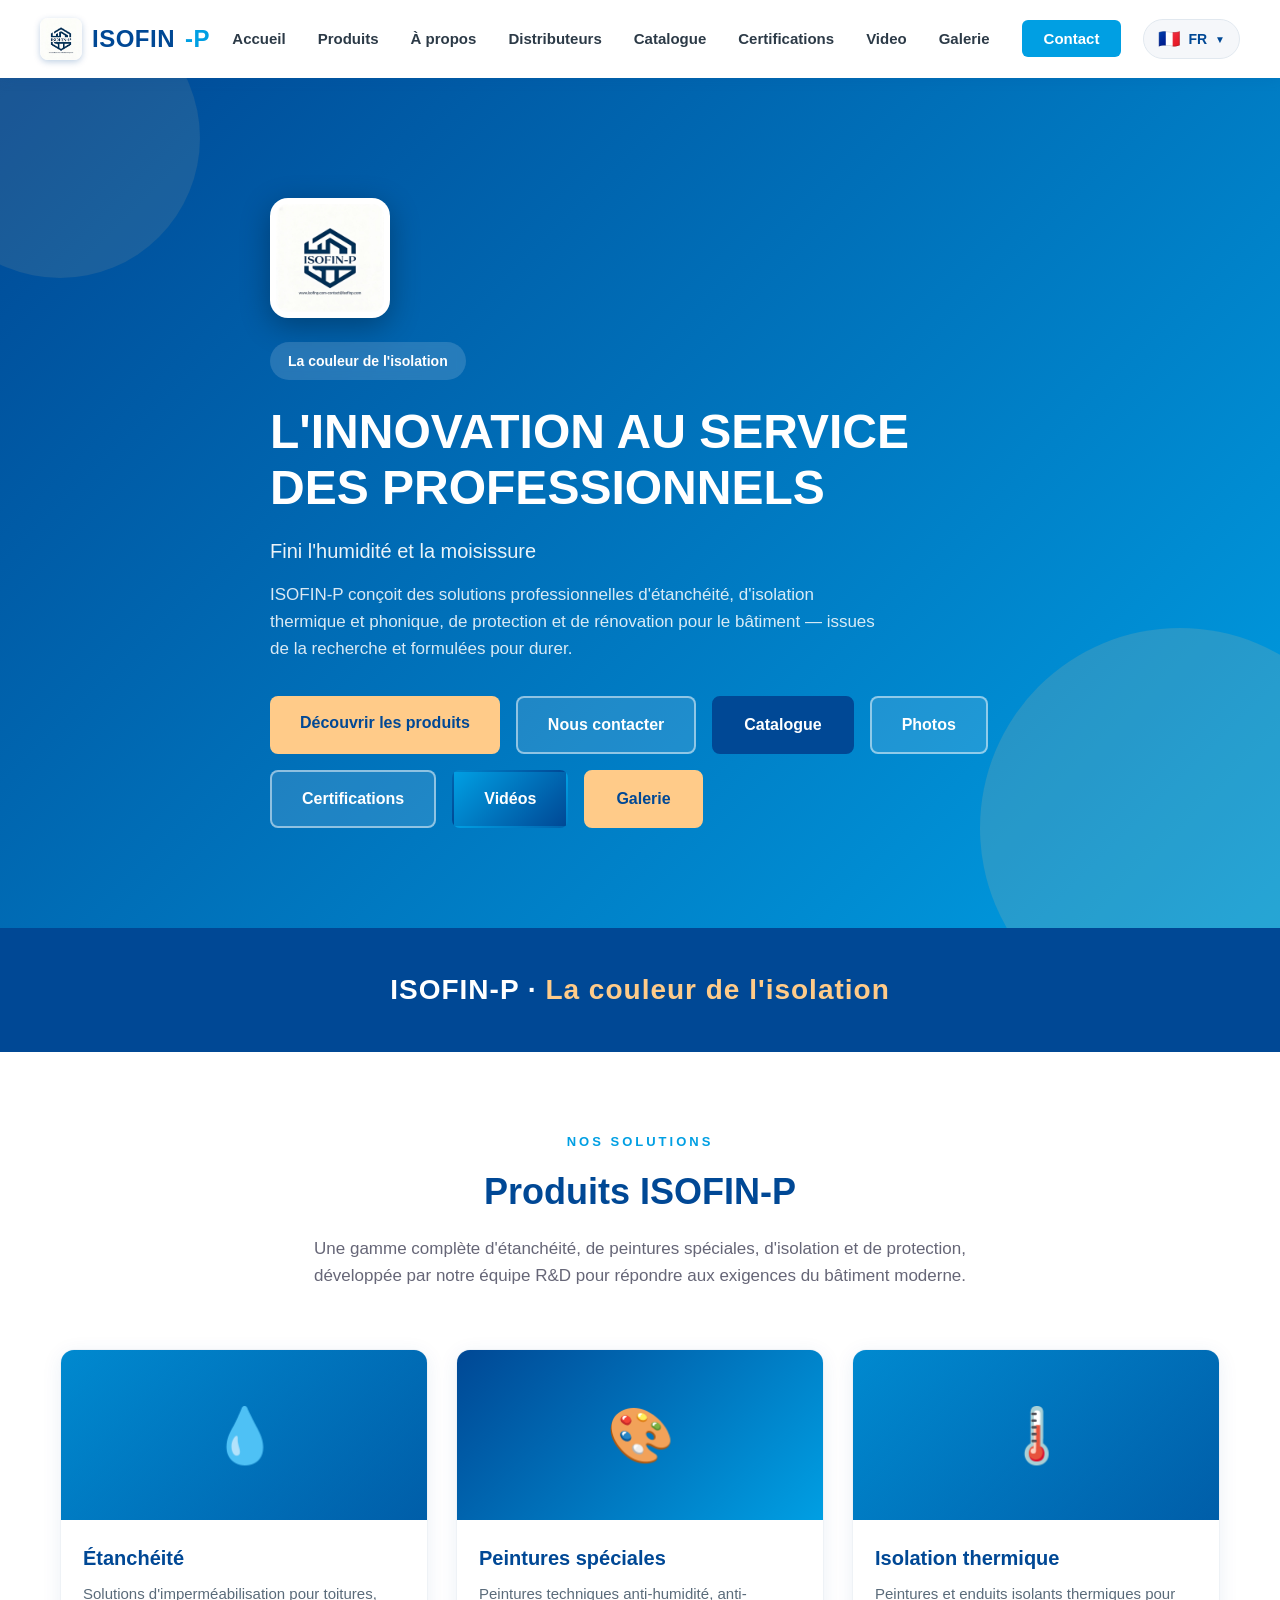
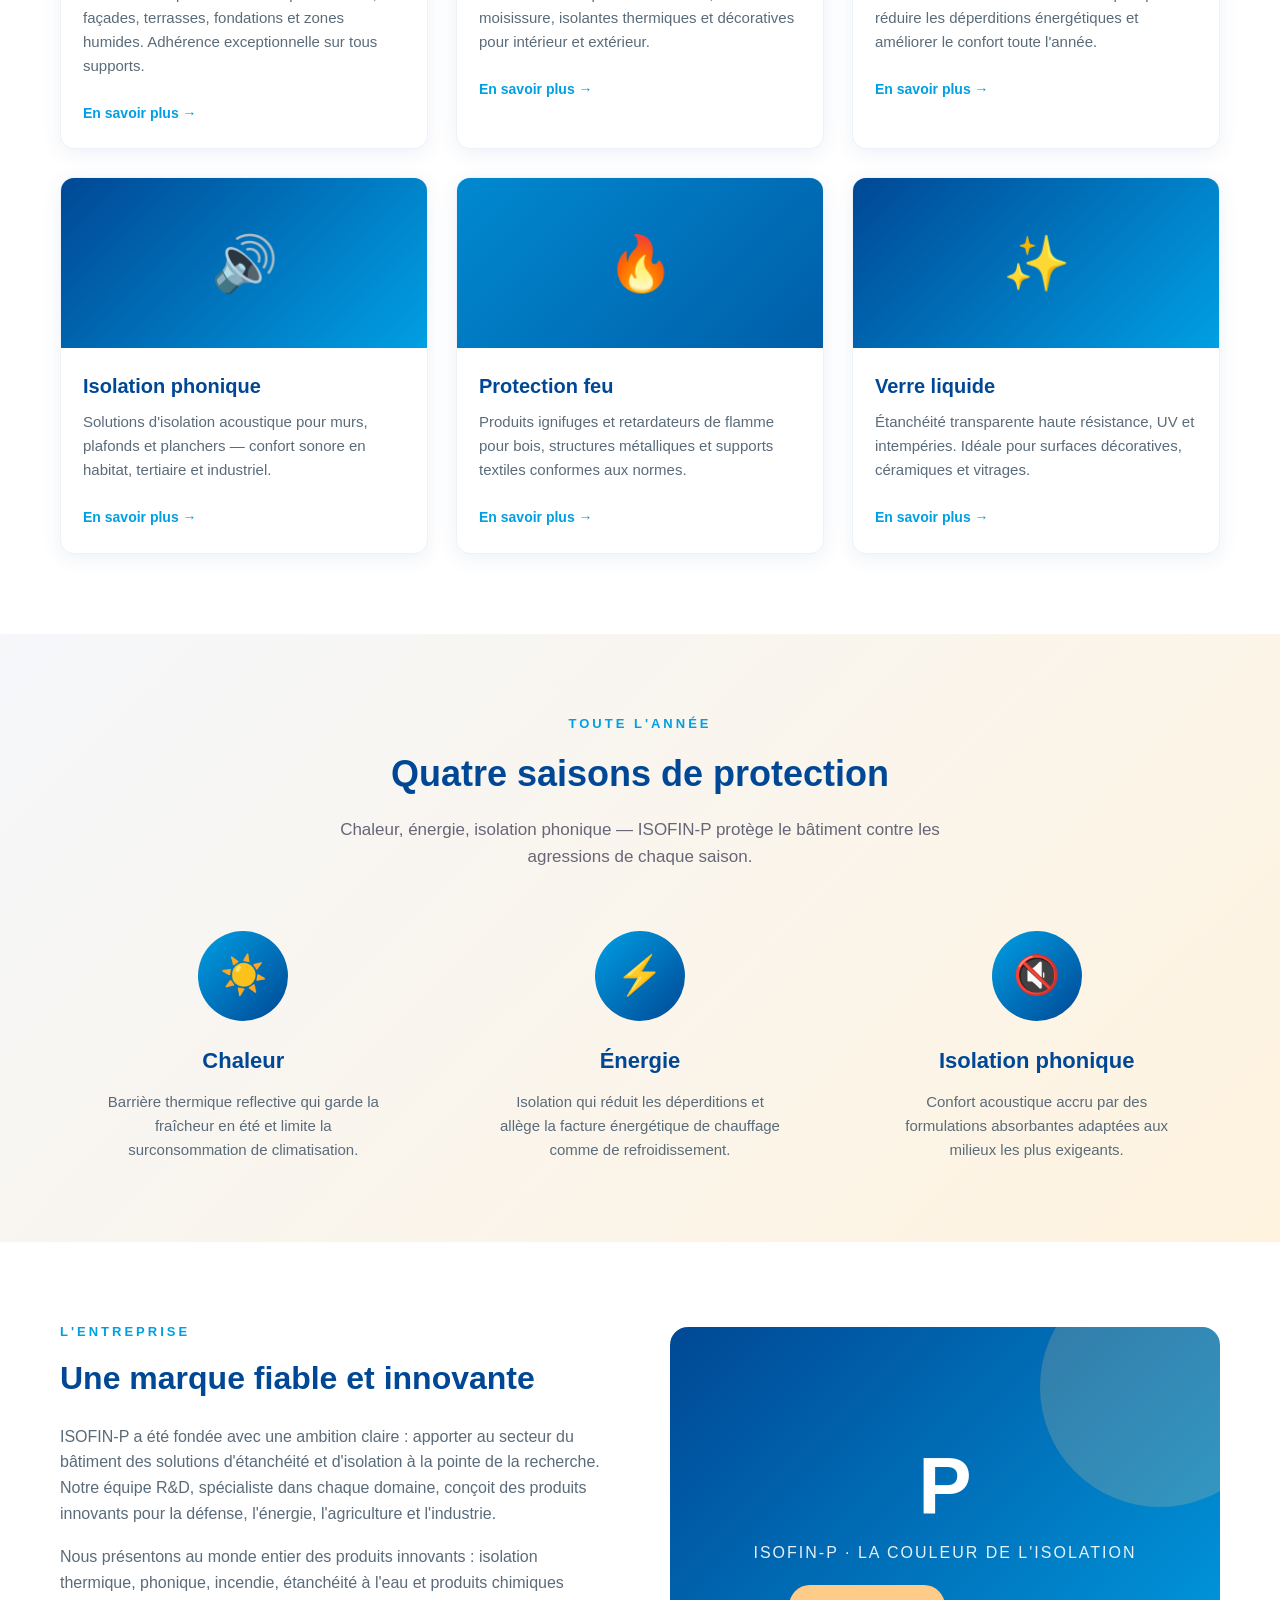
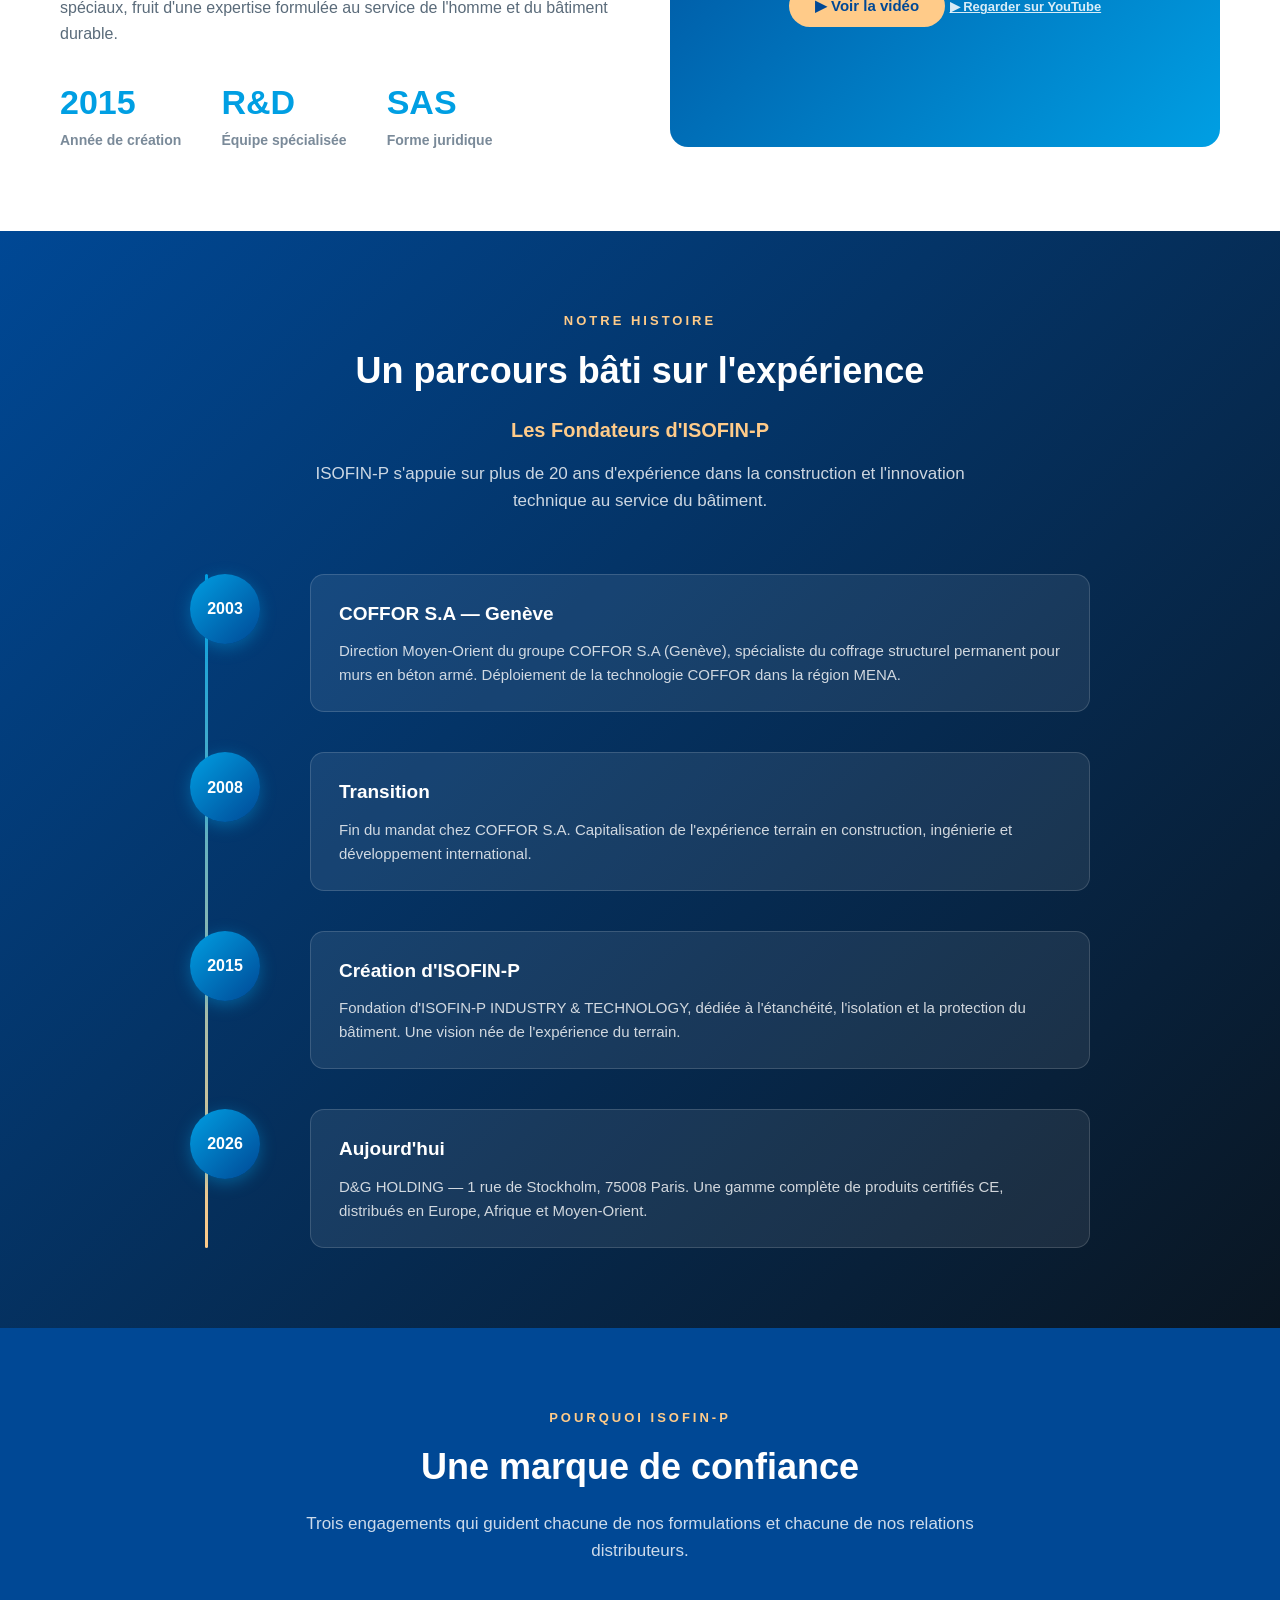
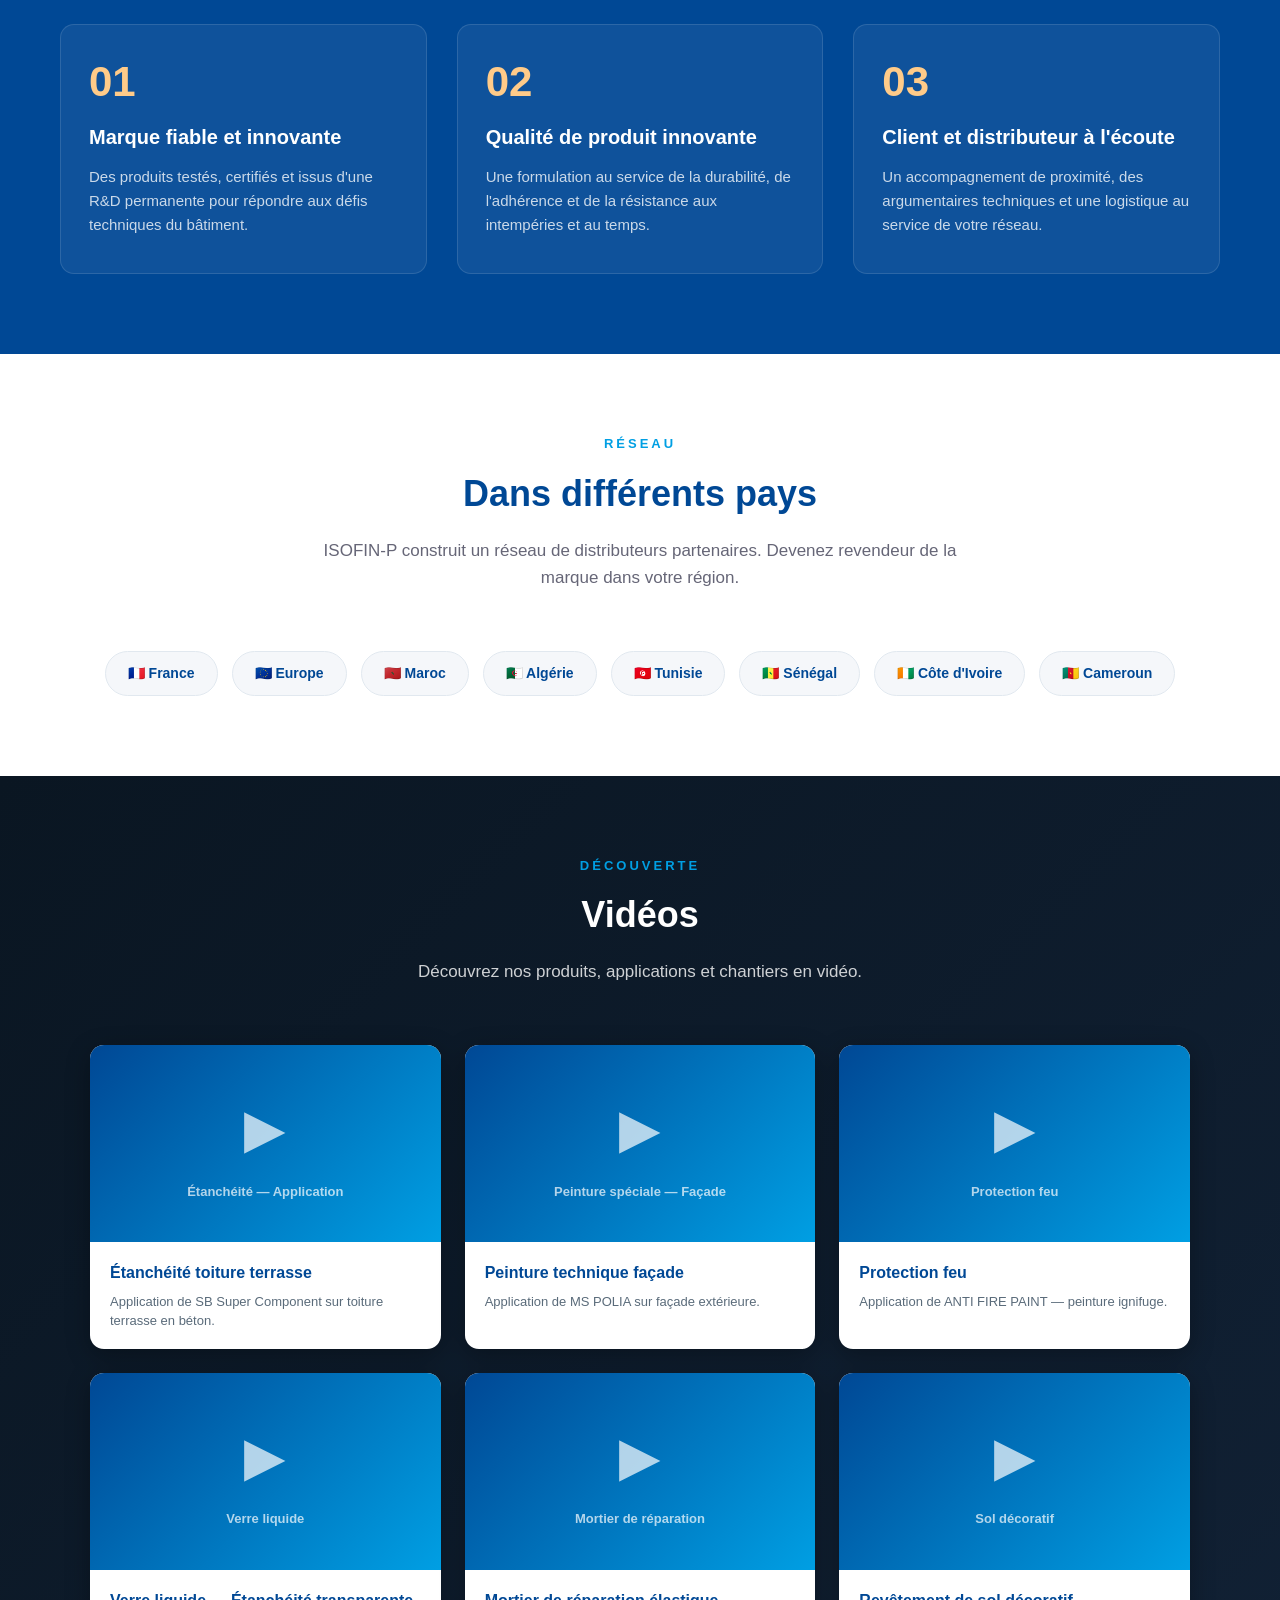
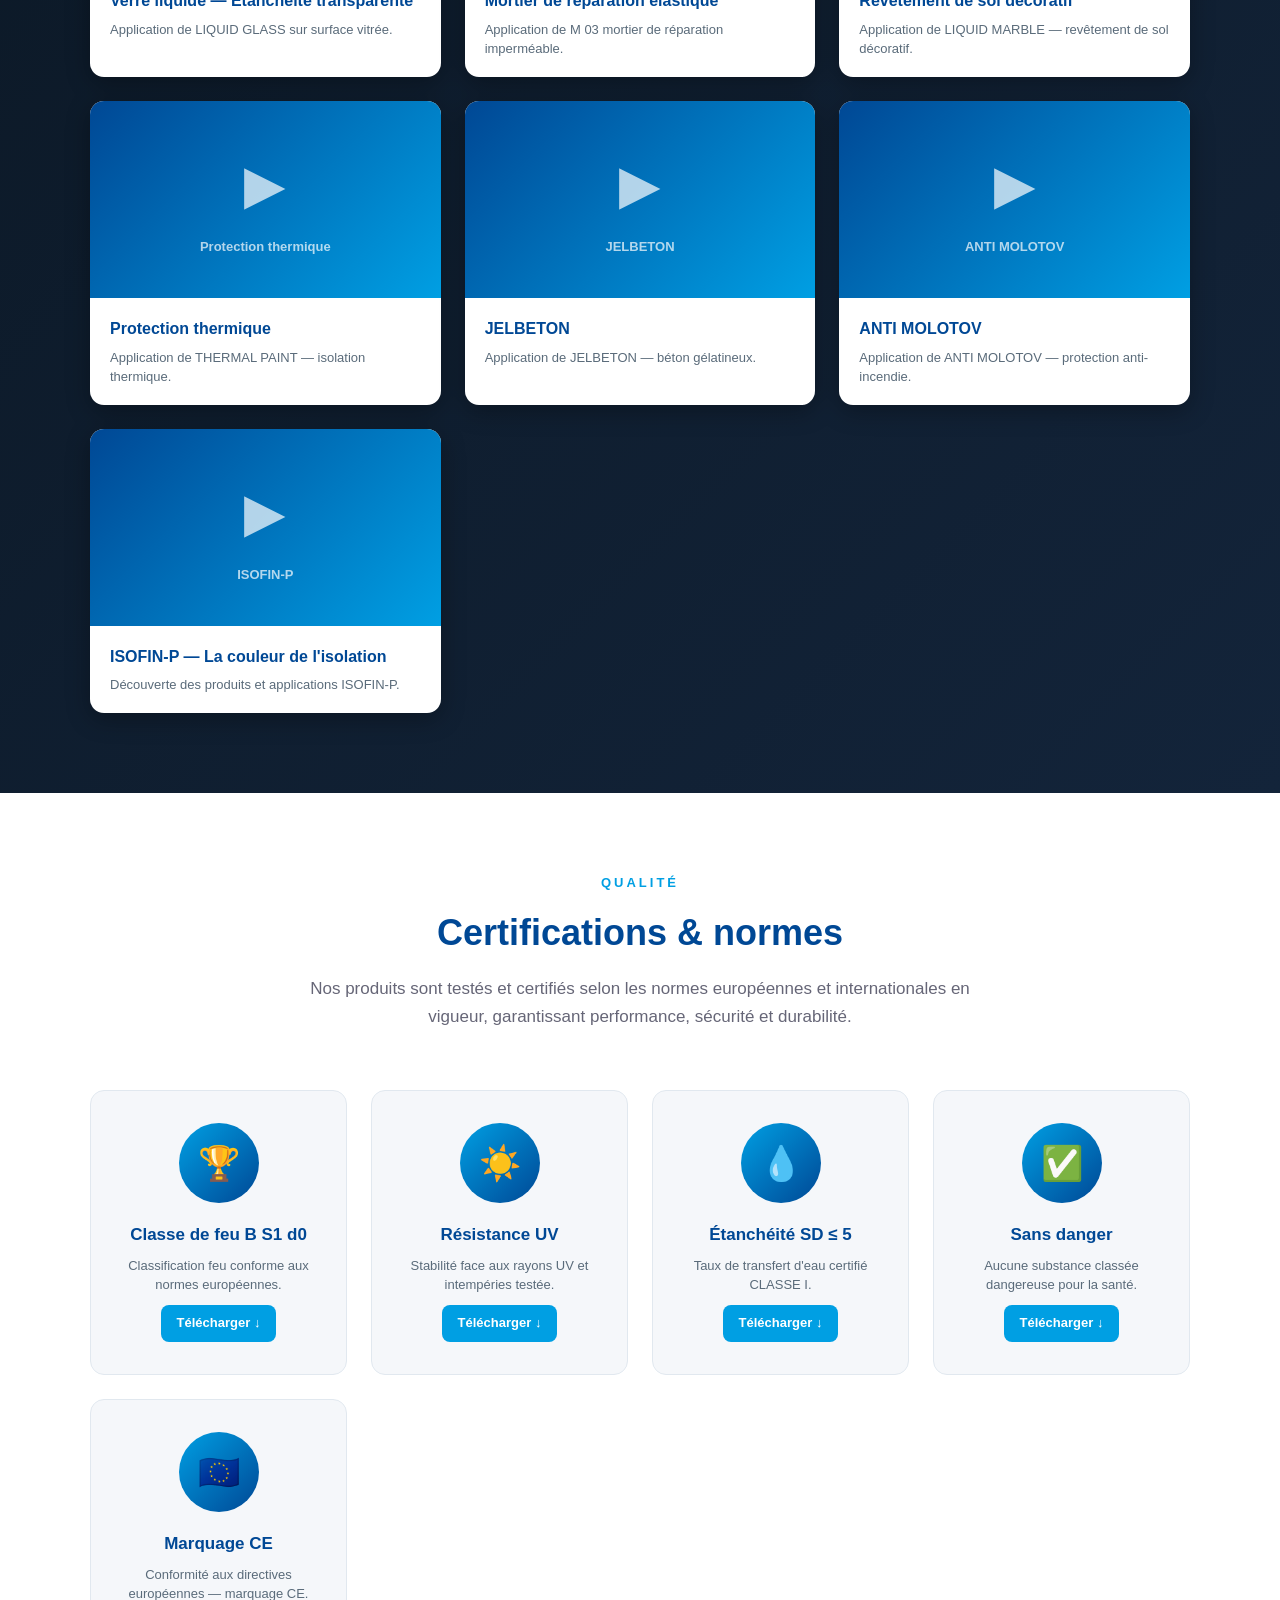
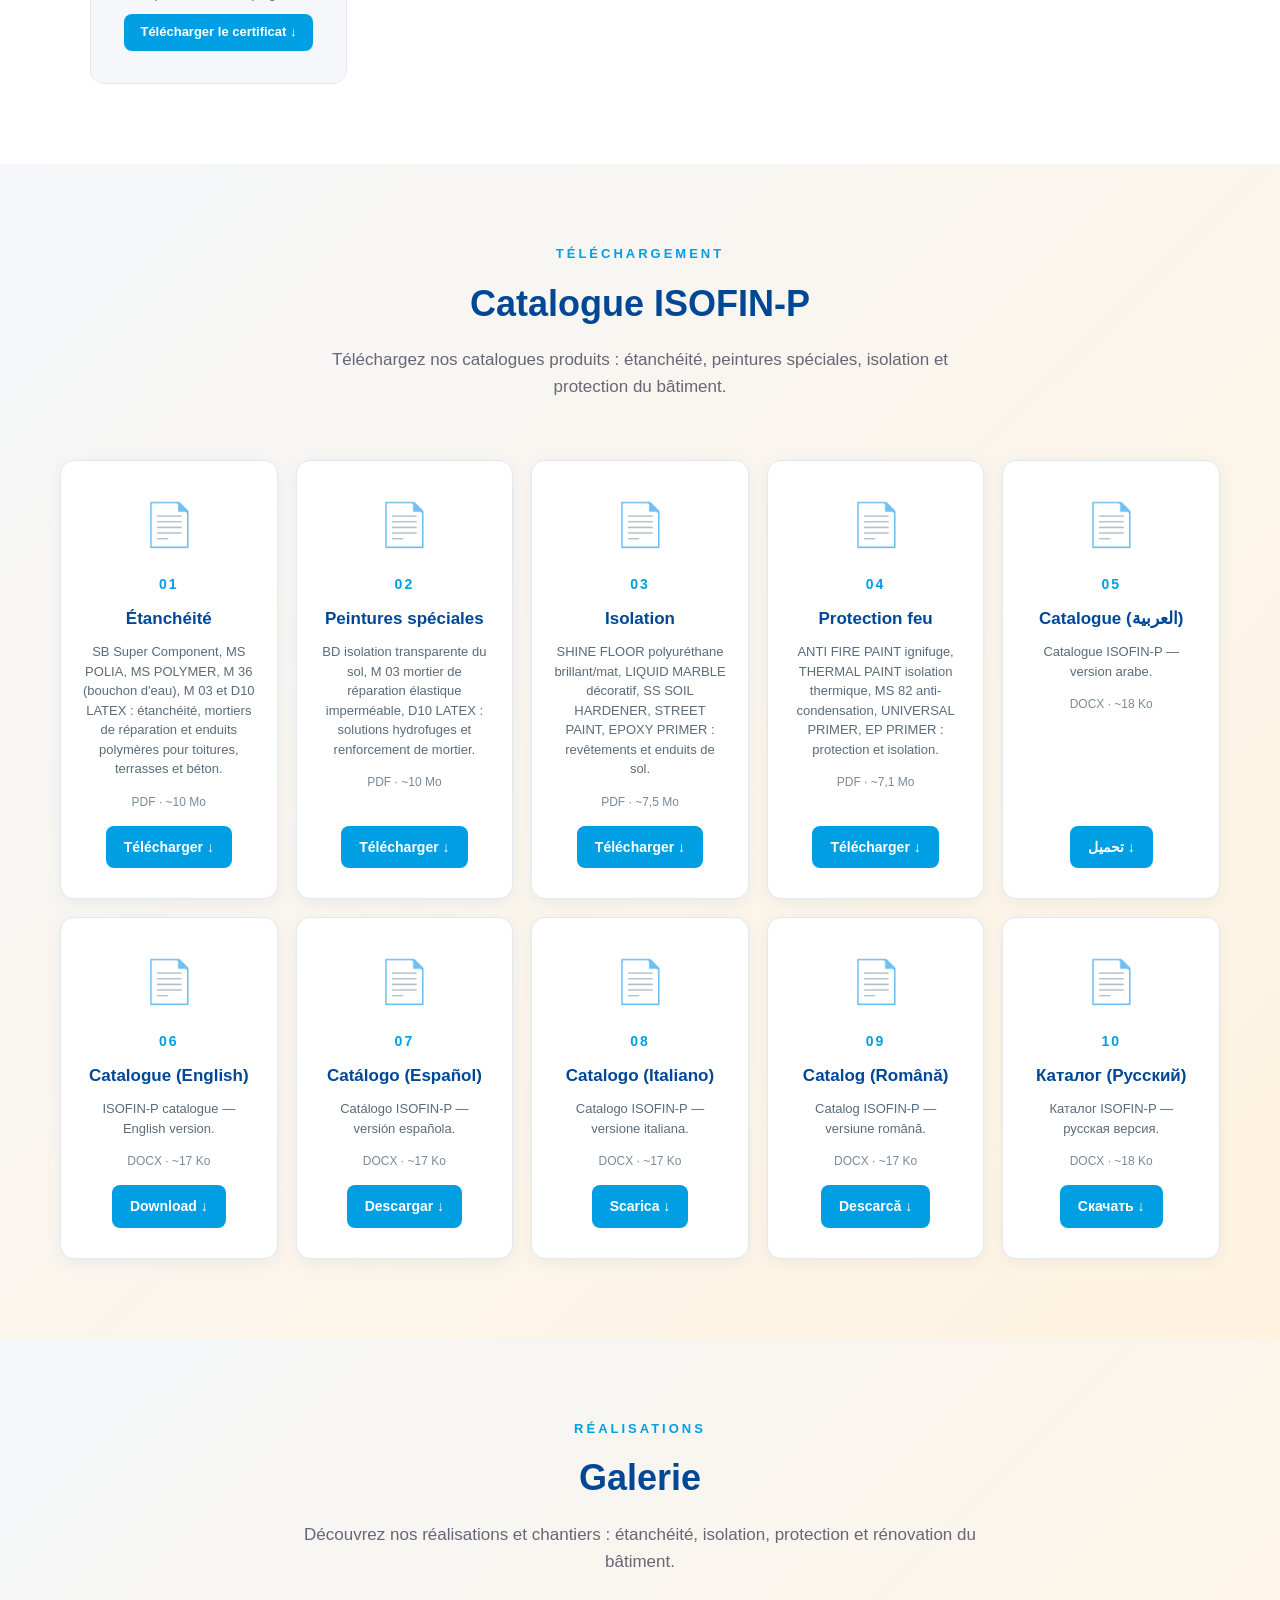
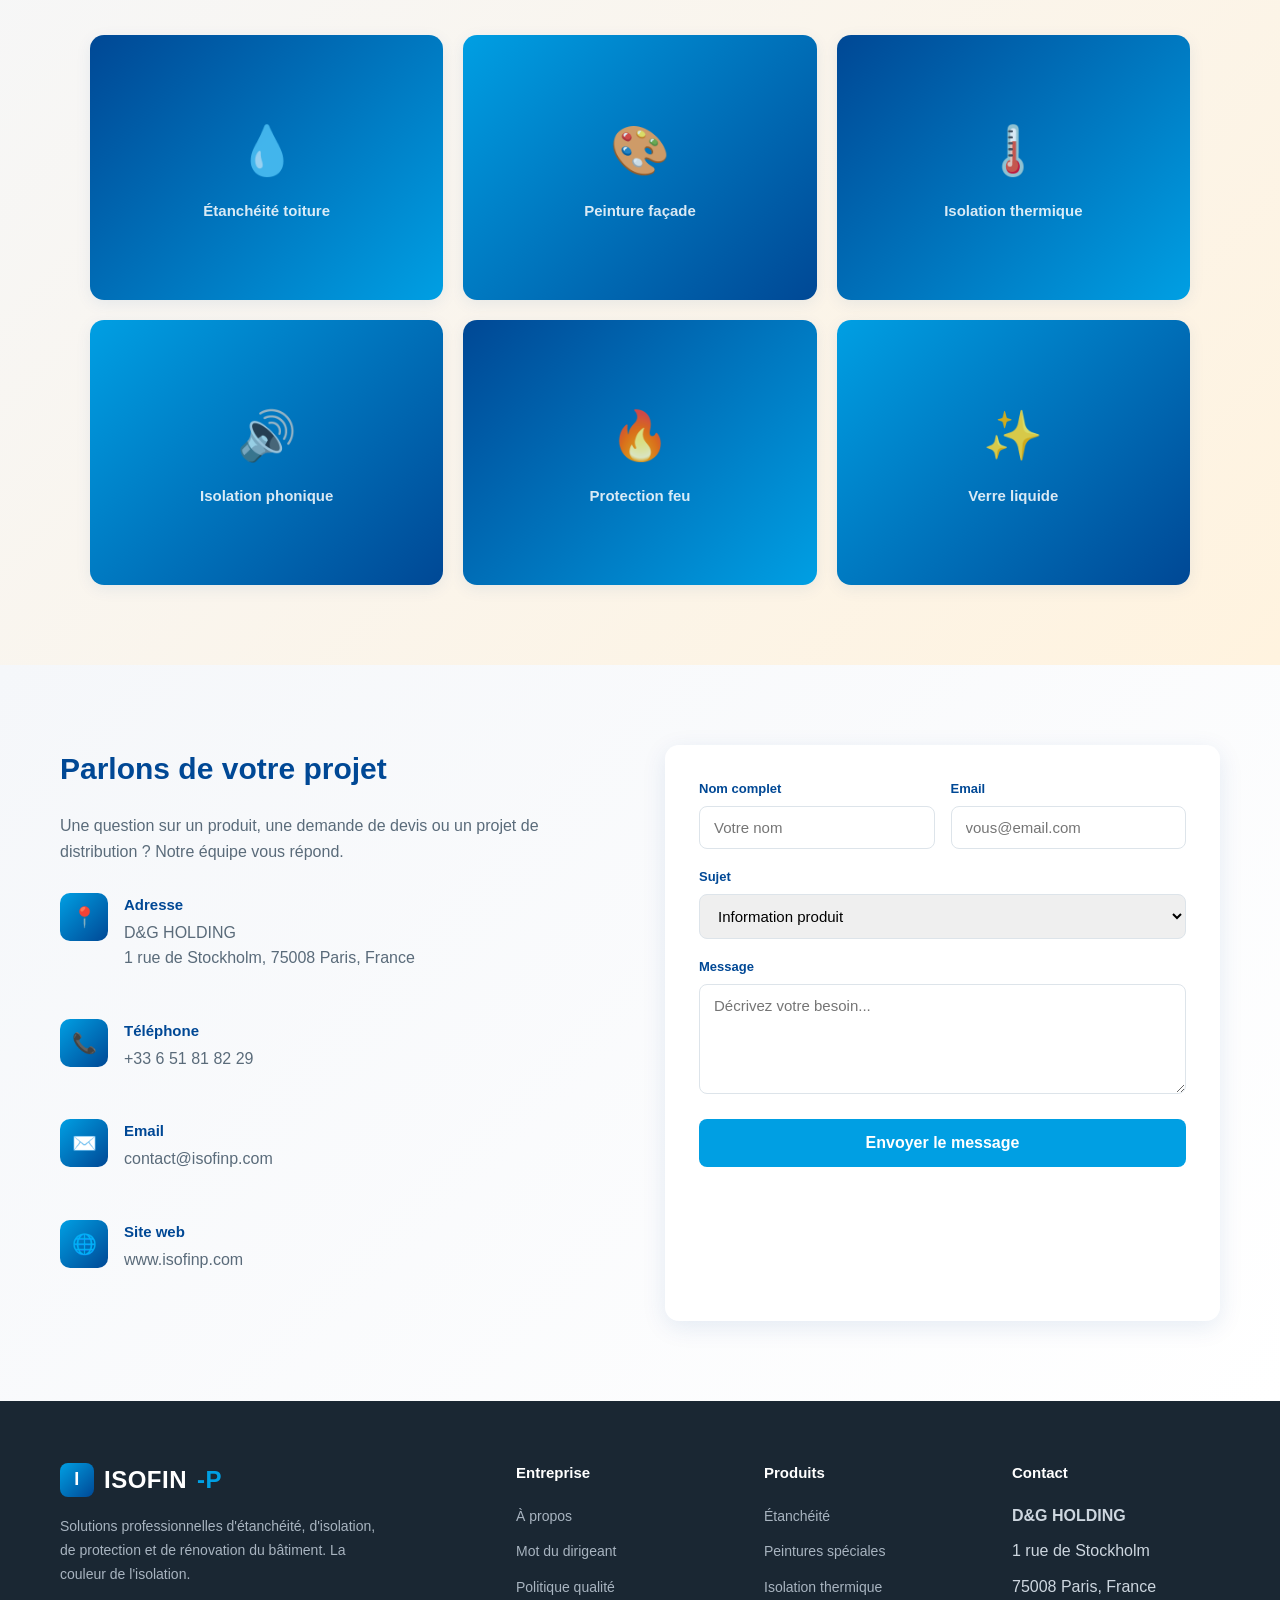
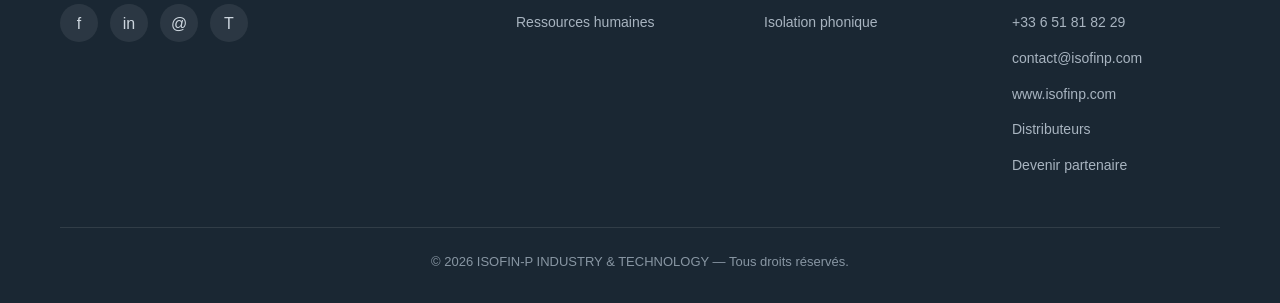
<file: index.html>
<!DOCTYPE html>
<html lang="fr">
<head>
<meta charset="UTF-8">
<meta name="viewport" content="width=device-width, initial-scale=1.0">
<title>ISOFIN-P | Étanchéité, isolation et protection du bâtiment</title>
<meta name="description" content="ISOFIN-P propose des solutions professionnelles pour l'étanchéité, l'isolation, la protection et la rénovation des bâtiments. La couleur de l'isolation.">
<style>
  :root{
    --bleu-cyan:#009FE3;
    --bleu-marine:#004895;
    --sable:#FFCB89;
    --sable-clair:#FFF3DF;
    --gris-fonce:#1a2733;
    --gris-clair:#f5f7fa;
    --blanc:#ffffff;
    --texte:#2c3a47;
  }
  *{margin:0;padding:0;box-sizing:border-box}
  html{scroll-behavior:smooth}
  body{font-family:'Segoe UI',Tahoma,Helvetica,Arial,sans-serif;color:var(--texte);line-height:1.6;background:var(--blanc)}
  .filigrane{position:fixed;top:50%;left:50%;transform:translate(-50%,-50%);width:60vmin;height:60vmin;max-width:560px;max-height:560px;opacity:.04;pointer-events:none;z-index:0;object-fit:contain}
  body.rtl{direction:rtl;text-align:right}
  a{text-decoration:none;color:inherit}
  img{max-width:100%;display:block}
  .container{max-width:1200px;margin:0 auto;padding:0 20px;position:relative;z-index:1}

  /* ===== HEADER ===== */
  header{position:sticky;top:0;z-index:100;background:var(--blanc);box-shadow:0 2px 12px rgba(0,72,149,.12)}
  .nav{display:flex;justify-content:space-between;align-items:center;padding:18px 0;gap:16px}
  .logo{display:flex;align-items:center;gap:10px;font-weight:800;font-size:24px;letter-spacing:.5px}
  .logo-img{width:42px;height:42px;border-radius:8px;object-fit:cover;box-shadow:0 2px 6px rgba(0,72,149,.25)}
  .logo .dot{width:34px;height:34px;border-radius:8px;background:linear-gradient(135deg,var(--bleu-cyan),var(--bleu-marine));display:flex;align-items:center;justify-content:center;color:#fff;font-size:18px}
  .logo span.b1{color:var(--bleu-marine)}
  .logo span.p{color:var(--bleu-cyan)}
  .nav-right{display:flex;align-items:center;gap:22px}
  nav ul{display:flex;gap:32px;list-style:none}
  nav ul a{font-weight:600;font-size:15px;color:var(--texte);transition:color .2s}
  nav ul a:hover{color:var(--bleu-cyan)}
  .btn-contact{background:var(--bleu-cyan);color:#fff !important;padding:10px 22px;border-radius:6px;transition:background .2s}
  .btn-contact:hover{background:var(--bleu-marine)}

  /* ===== LANGUE ===== */
  .lang-switch{position:relative}
  .lang-btn{display:flex;align-items:center;gap:8px;background:var(--gris-clair);border:1px solid #e1e8ef;border-radius:30px;padding:8px 14px;cursor:pointer;font-size:14px;font-weight:700;color:var(--bleu-marine);font-family:inherit}
  .lang-btn:hover{border-color:var(--bleu-cyan)}
  .lang-flag{font-size:18px}
  .lang-arrow{font-size:10px;transition:transform .2s}
  .lang-btn.ouvert .lang-arrow{transform:rotate(180deg)}
  .lang-list{position:absolute;top:calc(100% + 8px);right:0;background:#fff;border:1px solid #e1e8ef;border-radius:10px;box-shadow:0 8px 24px rgba(0,72,149,.15);min-width:170px;padding:6px;display:none;z-index:200}
  .lang-list.ouvert{display:block}
  .lang-list button{display:flex;align-items:center;gap:10px;width:100%;padding:10px 14px;background:none;border:none;cursor:pointer;font-family:inherit;font-size:14px;color:var(--texte);border-radius:6px;text-align:left}
  .lang-list button:hover,.lang-list button.actif{background:var(--gris-clair);color:var(--bleu-marine);font-weight:700}
  .lang-list button .lang-flag{font-size:18px}
  body.rtl .lang-list{right:auto;left:0}
  body.rtl .lang-list button{text-align:right}

  .burger{display:none;flex-direction:column;gap:5px;cursor:pointer;background:none;border:none}
  .burger span{width:26px;height:3px;background:var(--bleu-marine);border-radius:2px;transition:.3s}

  /* ===== HERO ===== */
  .hero{background:linear-gradient(135deg,var(--bleu-marine) 0%,var(--bleu-cyan) 100%);color:#fff;padding:120px 0 100px;position:relative;overflow:hidden}
  .hero::after{content:"";position:absolute;right:-100px;bottom:-100px;width:400px;height:400px;background:var(--sable);opacity:.15;border-radius:50%}
  .hero::before{content:"";position:absolute;left:-80px;top:-80px;width:280px;height:280px;background:var(--sable);opacity:.1;border-radius:50%}
  .hero-inner{position:relative;z-index:2;max-width:780px}
  .hero-logo{width:120px;height:120px;border-radius:18px;object-fit:cover;margin-bottom:24px;box-shadow:0 8px 30px rgba(0,0,0,.3);background:#fff;padding:6px}
  .hero .badge{display:inline-block;background:rgba(255,255,255,.15);padding:8px 18px;border-radius:30px;font-size:14px;font-weight:600;margin-bottom:24px;backdrop-filter:blur(4px)}
  .hero h1{font-size:48px;line-height:1.15;margin-bottom:20px;font-weight:800}
  .hero p.sous{font-size:20px;opacity:.92;margin-bottom:14px;font-weight:500}
  .hero p.lead{font-size:17px;opacity:.85;margin-bottom:34px;max-width:620px}
  .hero-cta{display:flex;gap:16px;flex-wrap:wrap}
  .btn{padding:14px 30px;border-radius:8px;font-weight:700;font-size:16px;transition:transform .2s,box-shadow .2s;display:inline-block}
  .btn-primaire{background:var(--sable);color:var(--bleu-marine)}
  .btn-primaire:hover{transform:translateY(-2px);box-shadow:0 8px 20px rgba(0,0,0,.2)}
  .btn-secondaire{background:rgba(255,255,255,.12);color:#fff;border:2px solid rgba(255,255,255,.5)}
  .btn-secondaire:hover{background:rgba(255,255,255,.22)}
  .btn-catalogue{background:var(--bleu-marine);color:#fff;border:2px solid var(--bleu-marine)}
  .btn-catalogue:hover{background:var(--bleu-cyan);border-color:var(--bleu-cyan);transform:translateY(-2px);box-shadow:0 8px 20px rgba(0,0,0,.2)}
  .btn-photos{background:rgba(255,255,255,.12);color:#fff;border:2px solid rgba(255,255,255,.5)}
  .btn-photos:hover{background:rgba(255,255,255,.22);transform:translateY(-2px);box-shadow:0 8px 20px rgba(0,0,0,.2)}
  @media(max-width:900px){}
  @media(max-width:560px){}
  .btn-certif{background:rgba(255,255,255,.12);color:#fff;border:2px solid rgba(255,255,255,.5)}
  .btn-certif:hover{background:rgba(255,255,255,.22);transform:translateY(-2px);box-shadow:0 8px 20px rgba(0,0,0,.2)}
  .btn-videos{background:linear-gradient(135deg,var(--bleu-cyan),var(--bleu-marine));color:#fff;border:2px solid transparent}
  .btn-videos:hover{transform:translateY(-2px);box-shadow:0 8px 20px rgba(0,0,0,.25);filter:brightness(1.1)}
  .btn-galerie{background:var(--sable);color:var(--bleu-marine);border:2px solid var(--sable)}
  .btn-galerie:hover{background:#fff;border-color:#fff;transform:translateY(-2px);box-shadow:0 8px 20px rgba(0,0,0,.2)}
  .galerie-section{padding:80px 0;background:linear-gradient(135deg,var(--gris-clair),var(--sable-clair))}
  .galerie-grid{display:grid;grid-template-columns:repeat(3,1fr);gap:20px;max-width:1100px;margin:0 auto}
  .galerie-item{position:relative;overflow:hidden;border-radius:14px;aspect-ratio:4/3;cursor:pointer;box-shadow:0 4px 16px rgba(0,72,149,.08);transition:transform .25s,box-shadow .25s}
  .galerie-item:hover{transform:translateY(-6px) scale(1.02);box-shadow:0 14px 30px rgba(0,72,149,.18)}
  .galerie-item .legende{position:absolute;bottom:0;left:0;right:0;background:linear-gradient(transparent,rgba(0,72,149,.85));color:#fff;padding:30px 18px 14px;font-size:14px;font-weight:600;opacity:0;transition:opacity .3s}
  .galerie-item:hover .legende{opacity:1}
  .gal-dl{display:inline-block;margin-top:6px;background:var(--sable);color:var(--bleu-marine);padding:5px 12px;border-radius:6px;font-size:12px;font-weight:700}
  .galerie-placeholder{width:100%;height:100%;display:flex;flex-direction:column;align-items:center;justify-content:center;color:rgba(255,255,255,.85);text-align:center;padding:20px}
  .galerie-placeholder .ph-icone{font-size:48px;margin-bottom:10px}
  .galerie-placeholder .ph-texte{font-weight:600;font-size:15px}
  @media(max-width:900px){.galerie-grid{grid-template-columns:repeat(2,1fr)}}
  @media(max-width:560px){.galerie-grid{grid-template-columns:1fr}}
  
  
  
  
  
  
  
  
  
  
  .fiche-card:hover 
  @media(max-width:900px){}
  @media(max-width:560px){}
  .videos-section{padding:80px 0;background:linear-gradient(135deg,#0a1622,#13243a)}
  .videos-grid{display:grid;grid-template-columns:repeat(3,1fr);gap:24px;max-width:1100px;margin:0 auto}
  .video-card{background:#fff;border-radius:14px;overflow:hidden;box-shadow:0 6px 24px rgba(0,0,0,.3);transition:transform .25s,box-shadow .25s}
  .video-card:hover{transform:translateY(-6px);box-shadow:0 16px 40px rgba(0,159,227,.25)}
  .video-iframe{position:relative;width:100%;aspect-ratio:16/9;background:linear-gradient(135deg,var(--bleu-marine),var(--bleu-cyan))}
  .video-iframe iframe{width:100%;height:100%;border:none;display:block}
  .video-iframe .ph-video{position:absolute;inset:0;display:flex;flex-direction:column;align-items:center;justify-content:center;color:rgba(255,255,255,.7);text-align:center;padding:20px;cursor:pointer}
  .video-iframe .ph-video .play{font-size:54px;margin-bottom:10px;transition:transform .3s}
  .badge-video{position:absolute;top:14px;left:14px;background:var(--sable);color:var(--bleu-marine);padding:6px 14px;border-radius:30px;font-size:12px;font-weight:800;letter-spacing:1px;display:flex;align-items:center;gap:6px;box-shadow:0 4px 12px rgba(0,0,0,.3)}
  .badge-video .badge-icone{font-size:14px}
  .video-iframe .ph-video:hover .play{transform:scale(1.2);color:#fff}
  .video-iframe .ph-video .txt{font-size:13px;font-weight:600}
  .video-info{padding:18px 20px}
  .video-info h3{font-size:16px;color:var(--bleu-marine);margin-bottom:6px;font-weight:700}
  .video-info p{font-size:13px;color:#5a6b7a;line-height:1.5}
  @media(max-width:900px){.videos-grid{grid-template-columns:repeat(2,1fr)}}
  @media(max-width:560px){.videos-grid{grid-template-columns:1fr}}
  .certif-section{padding:80px 0;background:#fff}
  .certif-grid{display:grid;grid-template-columns:repeat(4,1fr);gap:24px;max-width:1100px;margin:0 auto}
  .certif-card{background:var(--gris-clair);border:1px solid #e1e8ef;border-radius:14px;padding:32px 22px;text-align:center;transition:transform .25s,box-shadow .25s}
  .certif-card:hover{transform:translateY(-6px);box-shadow:0 14px 30px rgba(0,72,149,.16)}
  .certif-badge{width:80px;height:80px;border-radius:50%;background:linear-gradient(135deg,var(--bleu-cyan),var(--bleu-marine));margin:0 auto 18px;display:flex;align-items:center;justify-content:center;color:#fff;font-size:34px}
  .certif-card h3{font-size:17px;margin-bottom:8px;font-weight:700;color:var(--bleu-marine)}
  .certif-card p{font-size:13px;color:#5a6b7a;line-height:1.5}
  @media(max-width:900px){.certif-grid{grid-template-columns:repeat(2,1fr)}}
  @media(max-width:560px){.certif-grid{grid-template-columns:1fr}}
  @media(max-width:900px){}
  @media(max-width:560px){}
  .galerie-lightbox{display:none;position:fixed;top:0;left:0;width:100vw;height:100vh;background:rgba(0,0,0,.9);z-index:1000;align-items:center;justify-content:center;cursor:pointer}
  .galerie-lightbox.ouvert{display:flex}
  .galerie-lightbox img{max-width:90vw;max-height:90vh;border-radius:10px}
  .galerie-lightbox .fermer{position:absolute;top:20px;right:30px;color:#fff;font-size:40px;font-weight:300;cursor:pointer}
  .galerie-detail{padding:60px 0;background:#fff}
  .galerie-detail .titre-section{margin-bottom:40px}
  .photo-grid{display:grid;grid-template-columns:repeat(3,1fr);gap:18px;max-width:1100px;margin:0 auto}
  .photo-item{position:relative;border-radius:12px;overflow:hidden;aspect-ratio:4/3;background:linear-gradient(135deg,var(--bleu-marine),var(--bleu-cyan));box-shadow:0 4px 14px rgba(0,72,149,.1);transition:transform .25s,box-shadow .25s}
  .photo-item:hover{transform:translateY(-4px) scale(1.02);box-shadow:0 14px 30px rgba(0,72,149,.18)}
  .photo-item img{width:100%;height:100%;object-fit:cover;display:block}
  .photo-item .ph-mini{position:absolute;inset:0;display:flex;flex-direction:column;align-items:center;justify-content:center;color:rgba(255,255,255,.85);text-align:center;padding:14px;font-size:12px;font-weight:600}
  .photo-item .ph-mini .num{font-size:22px;font-weight:800;margin-bottom:6px;color:var(--sable)}
  .photo-legende{margin-top:8px;text-align:center;font-size:12px;color:#5a6b7a;font-weight:600;padding:0 4px}
  @media(max-width:900px){.photo-grid{grid-template-columns:repeat(2,1fr)}}
  @media(max-width:560px){.photo-grid{grid-template-columns:1fr}}
  .catalogue-section{padding:80px 0;background:linear-gradient(135deg,var(--gris-clair),var(--sable-clair))}
  .catalogue-list{display:grid;grid-template-columns:repeat(5,1fr);gap:18px;max-width:1200px;margin:0 auto}
  .catalogue-card{background:#fff;border:1px solid #e1e8ef;border-radius:14px;padding:30px 22px;text-align:center;transition:transform .25s,box-shadow .25s;display:flex;flex-direction:column;align-items:center;box-shadow:0 4px 16px rgba(0,72,149,.06);text-decoration:none;color:inherit}
  .catalogue-card:hover{transform:translateY(-6px);box-shadow:0 14px 30px rgba(0,72,149,.16)}
  .catalogue-icone{font-size:42px;margin-bottom:14px}
  .catalogue-num{font-size:14px;font-weight:800;color:var(--bleu-cyan);letter-spacing:2px;margin-bottom:10px}
  .catalogue-card h3{font-size:17px;margin-bottom:10px;font-weight:700;color:var(--bleu-marine)}
  .catalogue-card p{font-size:13px;color:#5a6b7a;margin-bottom:14px;line-height:1.5}
  .catalogue-taille{font-size:12px;color:#7a8a99;margin-bottom:14px}
  .catalogue-telecharger{margin-top:auto;background:var(--bleu-cyan);color:#fff;padding:10px 18px;border-radius:8px;font-weight:700;font-size:14px;transition:background .2s}
  .catalogue-card:hover .catalogue-telecharger{background:var(--bleu-marine)}
  @media(max-width:900px){.catalogue-list{grid-template-columns:repeat(3,1fr)}}
  @media(max-width:560px){.catalogue-list{grid-template-columns:1fr}}
  @media(max-width:560px){}
  
  
  
  
  
  
  
  
  
  
  
  @media(max-width:900px){}
  @media(max-width:560px){}

  /* ===== BANDEAU MARQUE ===== */
  .bandeau-marque{text-align:center;padding:40px 0;background:var(--bleu-marine);color:#fff}
  .bandeau-marque h2{font-size:28px;font-weight:800;letter-spacing:1px}
  .bandeau-marque h2 .accent{color:var(--sable)}

  /* ===== SECTION GÉNÉRIQUE ===== */
  section{padding:80px 0}
  .titre-section{text-align:center;margin-bottom:60px}
  .titre-section .petit{text-transform:uppercase;letter-spacing:3px;font-size:13px;color:var(--bleu-cyan);font-weight:700;margin-bottom:10px}
  .titre-section h2{font-size:36px;color:var(--bleu-marine);font-weight:800}
  .titre-section p{margin-top:14px;color:#667;max-width:680px;margin-left:auto;margin-right:auto;font-size:17px}

  /* ===== GRILLE PRODUITS ===== */
  .grille-produits{display:grid;grid-template-columns:repeat(3,1fr);gap:28px}
  .carte-produit{background:var(--blanc);border-radius:14px;overflow:hidden;box-shadow:0 4px 20px rgba(0,72,149,.08);transition:transform .25s,box-shadow .25s;border:1px solid #eef2f6}
  .carte-produit:hover{transform:translateY(-6px);box-shadow:0 14px 30px rgba(0,72,149,.16)}
  .carte-produit .visuel{height:170px;display:flex;align-items:center;justify-content:center;font-size:54px;color:#fff;position:relative}
  .carte-produit .visuel::after{content:"";position:absolute;inset:0;background:linear-gradient(135deg,rgba(0,72,149,.25),rgba(0,159,227,.25))}
  .carte-produit .visuel span{position:relative;z-index:2}
  .carte-produit h3{font-size:20px;color:var(--bleu-marine);padding:22px 22px 8px;font-weight:700}
  .carte-produit p{padding:0 22px 22px;color:#5a6b7a;font-size:15px}
  .carte-produit .lien{padding:0 22px 24px;display:inline-block;color:var(--bleu-cyan);font-weight:700;font-size:14px}
  .carte-produit .lien:hover{text-decoration:underline}

  /* ===== PROTECTION SAISONS ===== */
  .saisons{background:linear-gradient(135deg,var(--gris-clair),var(--sable-clair))}
  .saisons-grid{display:grid;grid-template-columns:repeat(3,1fr);gap:30px;text-align:center}
  .saison-icone{width:90px;height:90px;border-radius:50%;background:linear-gradient(135deg,var(--bleu-cyan),var(--bleu-marine));margin:0 auto 22px;display:flex;align-items:center;justify-content:center;font-size:38px;color:#fff}
  .saisons-grid h3{color:var(--bleu-marine);font-size:22px;margin-bottom:12px;font-weight:700}
  .saisons-grid p{color:#5a6b7a;font-size:15px;max-width:280px;margin:0 auto}

  /* ===== À PROPOS ===== */
  .apropos-grid{display:grid;grid-template-columns:1fr 1fr;gap:60px;align-items:center}
  .apropos-visuel{height:420px;border-radius:18px;background:linear-gradient(135deg,var(--bleu-marine),var(--bleu-cyan));position:relative;overflow:hidden;display:flex;align-items:center;justify-content:center;color:#fff;text-align:center;padding:40px}
  .apropos-visuel::before{content:"";position:absolute;right:-60px;top:-60px;width:240px;height:240px;background:var(--sable);opacity:.2;border-radius:50%}
  .apropos-visuel .big{font-size:80px;font-weight:800;line-height:1;position:relative;z-index:2}
  .apropos-visuel .small{position:relative;z-index:2;margin-top:14px;font-size:16px;opacity:.9;letter-spacing:2px}
  .btn-video-ap{position:relative;z-index:2;margin-top:20px;background:var(--sable);color:var(--bleu-marine);border:none;padding:12px 26px;border-radius:30px;font-weight:800;font-size:15px;cursor:pointer;transition:transform .2s,box-shadow .2s;font-family:inherit}
  .btn-video-ap:hover{transform:translateY(-2px);box-shadow:0 8px 20px rgba(0,0,0,.3)}
  .histoire-section{padding:80px 0;background:linear-gradient(135deg,var(--bleu-marine),#0a1622);color:#fff}
  .histoire-section .titre-section h2{color:#fff}
  .histoire-section .titre-section p{color:rgba(255,255,255,.8)}
  .histoire-section .petit{color:var(--sable)}
  .histoire-timeline{max-width:900px;margin:0 auto;position:relative;padding-left:40px}
  .histoire-timeline::before{content:"";position:absolute;left:15px;top:0;bottom:0;width:3px;background:linear-gradient(var(--bleu-cyan),var(--sable));border-radius:2px}
  .histoire-item{position:relative;margin-bottom:40px;padding-left:30px}
  .histoire-item:last-child{margin-bottom:0}
  .histoire-annee{position:absolute;left:-40px;top:0;width:70px;height:70px;border-radius:50%;background:linear-gradient(135deg,var(--bleu-cyan),var(--bleu-marine));display:flex;align-items:center;justify-content:center;color:#fff;font-weight:800;font-size:16px;box-shadow:0 4px 16px rgba(0,159,227,.4);z-index:2}
  .histoire-contenu{background:rgba(255,255,255,.08);border:1px solid rgba(255,255,255,.15);border-radius:14px;padding:24px 28px;margin-left:50px}
  .histoire-contenu h3{color:#fff;font-size:19px;margin-bottom:10px;font-weight:700}
  .histoire-contenu p{color:rgba(255,255,255,.8);font-size:15px;line-height:1.6}
  @media(max-width:700px){.histoire-timeline{padding-left:20px}.histoire-annee{width:56px;height:56px;font-size:13px;left:-30px}.histoire-contenu{margin-left:40px;padding:18px}}
  .lien-video-ap{position:relative;z-index:2;display:inline-block;margin-top:12px;color:rgba(255,255,255,.85);font-size:13px;font-weight:600;text-decoration:underline;transition:color .2s}
  .lien-video-ap:hover{color:#fff}
  .video-lightbox{display:none;position:fixed;inset:0;background:rgba(0,0,0,.92);z-index:2000;align-items:center;justify-content:center}
  .video-lightbox.ouvert{display:flex}
  .video-lightbox-contenu{position:relative;width:90%;max-width:900px;aspect-ratio:16/9}
  .video-lightbox-contenu iframe{width:100%;height:100%;border:none;border-radius:10px}
  .video-lightbox-fermer{position:absolute;top:-40px;right:0;color:#fff;font-size:32px;cursor:pointer;font-weight:300}
  .apropos-texte .petit{text-transform:uppercase;letter-spacing:3px;font-size:13px;color:var(--bleu-cyan);font-weight:700;margin-bottom:10px}
  .apropos-texte h2{font-size:32px;color:var(--bleu-marine);margin-bottom:20px;font-weight:800}
  .apropos-texte p{color:#5a6b7a;margin-bottom:18px;font-size:16px}
  .stats{display:flex;gap:40px;margin-top:28px}
  .stat .chiffre{font-size:34px;font-weight:800;color:var(--bleu-cyan)}
  .stat .label{font-size:14px;color:#7a8a99;font-weight:600}

  /* ===== VALEURS ===== */
  .valeurs{background:var(--bleu-marine);color:#fff}
  .valeurs .titre-section h2{color:#fff}
  .valeurs .titre-section p{color:rgba(255,255,255,.8)}
  .valeurs .titre-section .petit{color:var(--sable)}
  .valeurs-grid{display:grid;grid-template-columns:repeat(3,1fr);gap:30px}
  .valeur{background:rgba(255,255,255,.06);padding:36px 28px;border-radius:14px;border:1px solid rgba(255,255,255,.12);transition:background .25s}
  .valeur:hover{background:rgba(255,255,255,.1)}
  .valeur .num{font-size:42px;font-weight:800;color:var(--sable);line-height:1;margin-bottom:18px}
  .valeur h3{font-size:20px;margin-bottom:12px;font-weight:700}
  .valeur p{color:rgba(255,255,255,.78);font-size:15px}

  /* ===== DISTRIBUTEURS ===== */
  .distributeurs{text-align:center}
  .pays-grid{display:flex;flex-wrap:wrap;justify-content:center;gap:14px;margin-top:30px}
  .pays{padding:10px 22px;background:var(--gris-clair);border:1px solid #e1e8ef;border-radius:30px;font-weight:600;color:var(--bleu-marine);font-size:14px;transition:all .2s}
  .pays:hover{background:var(--bleu-cyan);color:#fff;border-color:var(--bleu-cyan)}

  /* ===== CONTACT ===== */
  .contact{background:linear-gradient(135deg,var(--gris-clair),#fff)}
  .contact-grid{display:grid;grid-template-columns:1fr 1fr;gap:50px}
  .contact-info h2{font-size:30px;color:var(--bleu-marine);margin-bottom:20px;font-weight:800}
  .contact-info p{color:#5a6b7a;margin-bottom:28px;font-size:16px}
  .contact-item{display:flex;gap:16px;align-items:flex-start;margin-bottom:20px}
  .contact-icone{width:48px;height:48px;border-radius:10px;background:linear-gradient(135deg,var(--bleu-cyan),var(--bleu-marine));display:flex;align-items:center;justify-content:center;color:#fff;font-size:20px;flex-shrink:0}
  .contact-item h4{color:var(--bleu-marine);font-size:15px;margin-bottom:3px;font-weight:700}
  .contact-item p a{color:#5a6b7a;text-decoration:none;transition:color .2s}
  .contact-item p a:hover{color:var(--bleu-cyan)}
  form{background:#fff;padding:34px;border-radius:14px;box-shadow:0 6px 24px rgba(0,72,149,.1)}
  form .row{display:grid;grid-template-columns:1fr 1fr;gap:16px}
  form label{display:block;font-size:13px;font-weight:600;color:var(--bleu-marine);margin-bottom:6px}
  form input,form textarea,form select{width:100%;padding:12px 14px;border:1px solid #dde4ea;border-radius:8px;font-family:inherit;font-size:15px;margin-bottom:18px;transition:border .2s}
  form input:focus,form textarea:focus,form select:focus{outline:none;border-color:var(--bleu-cyan)}
  form textarea{resize:vertical;min-height:110px}
  form button{width:100%;padding:15px;background:var(--bleu-cyan);color:#fff;border:none;border-radius:8px;font-weight:700;font-size:16px;cursor:pointer;transition:background .2s}
  form button:hover{background:var(--bleu-marine)}

  /* ===== FOOTER ===== */
  footer{background:var(--gris-fonce);color:#cdd6df;padding:60px 0 30px}
  .footer-grid{display:grid;grid-template-columns:2fr 1fr 1fr 1fr;gap:40px;margin-bottom:40px}
  .footer-brand .logo{color:#fff;margin-bottom:16px}
  .footer-brand .logo span.b1{color:#fff}
  .footer-brand p{font-size:14px;line-height:1.7;color:#a8b4c0;max-width:320px}
  footer h4{color:#fff;font-size:15px;margin-bottom:18px;font-weight:700}
  footer ul{list-style:none}
  footer ul li{margin-bottom:10px}
  footer ul a{font-size:14px;color:#a8b4c0;transition:color .2s}
  footer ul a:hover{color:var(--bleu-cyan)}
  .reseaux{display:flex;gap:12px;margin-top:18px}
  .reseaux a{width:38px;height:38px;border-radius:50%;background:rgba(255,255,255,.08);display:flex;align-items:center;justify-content:center;font-size:16px;transition:background .2s}
  .reseaux a:hover{background:var(--bleu-cyan)}
  .footer-bottom{border-top:1px solid rgba(255,255,255,.1);padding-top:24px;text-align:center;font-size:13px;color:#8896a3}

  /* ===== RESPONSIVE ===== */
  @media(max-width:900px){
    .grille-produits,.saisons-grid,.valeurs-grid,.apropos-grid,.contact-grid,.footer-grid{grid-template-columns:1fr}
    .apropos-visuel{height:280px;order:-1}
    .footer-grid{grid-template-columns:1fr 1fr}
    .nav-right nav ul{position:fixed;top:70px;right:0;background:#fff;flex-direction:column;gap:0;width:240px;padding:20px;box-shadow:-4px 0 20px rgba(0,0,0,.15);transform:translateX(100%);transition:transform .3s;height:calc(100vh - 70px)}
    body.rtl .nav-right nav ul{right:auto;left:0;transform:translateX(-100%);box-shadow:4px 0 20px rgba(0,0,0,.15)}
    .nav-right nav ul.ouvert{transform:translateX(0)}
    body.rtl .nav-right nav ul.ouvert{transform:translateX(0)}
    .nav-right nav ul li{padding:14px 0;border-bottom:1px solid #eef2f6}
    .burger{display:flex}
    .hero h1{font-size:34px}
    .titre-section h2{font-size:28px}
    form .row{grid-template-columns:1fr}
  }
  @media(max-width:560px){
    .footer-grid{grid-template-columns:1fr}
    .hero{padding:80px 0 70px}
    .hero h1{font-size:28px}
    .stats{gap:24px}
  }
</style>
</head>
<body>
<img src="[data-uri]" alt="" class="filigrane" aria-hidden="true">

<!-- ============ HEADER ============ -->
<header>
  <div class="container nav">
    <a href="#accueil" class="logo">
      <img src="[data-uri]" alt="ISOFIN-P" class="logo-img">
      <span class="b1">ISOFIN</span><span class="p">-P</span>
    </a>
    <div class="nav-right">
      <nav>
        <ul id="menu">
          <li><a href="#accueil" data-i18n="nav_accueil">Accueil</a></li>
          <li><a href="#produits" data-i18n="nav_produits">Produits</a></li>
          <li><a href="#apropos" data-i18n="nav_apropos">À propos</a></li>
          <li><a href="#distributeurs" data-i18n="nav_distributeurs">Distributeurs</a></li>
          <li><a href="#catalogue" data-i18n="nav_catalogue">Catalogue</a></li>
          <li><a href="#certifications" data-i18n="nav_certif">Certifications</a></li>
          <li><a href="#videos" data-i18n="nav_videos">Vidéos</a></li>
          <li><a href="#galerie" data-i18n="nav_galerie">Galerie</a></li>
          <li><a href="#contact" class="btn-contact" data-i18n="nav_contact">Contact</a></li>
        </ul>
      </nav>
      <div class="lang-switch">
        <button class="lang-btn" id="langBtn" aria-label="Langue">
          <span class="lang-flag" id="langFlag">🇫🇷</span>
          <span id="langCode">FR</span>
          <span class="lang-arrow">▼</span>
        </button>
        <div class="lang-list" id="langList">
          <button data-lang="fr" class="actif"><span class="lang-flag">🇫🇷</span> Français</button>
          <button data-lang="en"><span class="lang-flag">🇬🇧</span> English</button>
          <button data-lang="es"><span class="lang-flag">🇪🇸</span> Español</button>
          <button data-lang="ar"><span class="lang-flag">🇸🇦</span> العربية</button>
          <button data-lang="it"><span class="lang-flag">🇮🇹</span> Italiano</button>
          <button data-lang="ro"><span class="lang-flag">🇷🇴</span> Română</button>
          <button data-lang="ru"><span class="lang-flag">🇷🇺</span> Русский</button>
        </div>
      </div>
    </div>
    <button class="burger" id="burger" aria-label="Menu">
      <span></span><span></span><span></span>
    </button>
  </div>
</header>

<!-- ============ HERO ============ -->
<section class="hero" id="accueil" style="padding-top:120px">
  <div class="container hero-inner">
    <img src="[data-uri]" alt="ISOFIN-P" class="hero-logo">
    <span class="badge" data-i18n="badge">La couleur de l'isolation</span>
    <h1 data-i18n="hero_titre">L'INNOVATION AU SERVICE DES PROFESSIONNELS</h1>
    <p class="sous" data-i18n="hero_sous">Fini l'humidité et la moisissure</p>
    <p class="lead" data-i18n="hero_lead">ISOFIN-P conçoit des solutions professionnelles d'étanchéité, d'isolation thermique et phonique, de protection et de rénovation pour le bâtiment — issues de la recherche et formulées pour durer.</p>
    <div class="hero-cta">
      <a href="#produits" class="btn btn-primaire" data-i18n="cta_produits">Découvrir les produits</a>
      <a href="#contact" class="btn btn-secondaire" data-i18n="cta_contact">Nous contacter</a>
      <a href="#catalogue" class="btn btn-catalogue" data-i18n="cta_catalogue">Catalogue</a>
      <a href="#produits" class="btn btn-photos" data-i18n="cta_photos">Photos</a>
      <a href="certification-ce-isofinp.pdf" download target="_blank" class="btn btn-certif" data-i18n="cta_certif">Certifications</a>
      <a href="#videos" class="btn btn-videos" data-i18n="cta_videos">Vidéos</a>
      <a href="#galerie" class="btn btn-galerie" data-i18n="cta_galerie">Galerie</a>
    </div>
  </div>
</section>

<!-- ============ BANDEAU MARQUE ============ -->
<div class="bandeau-marque">
  <div class="container">
    <h2 data-i18n="bandeau">ISOFIN-P · <span class="accent">La couleur de l'isolation</span></h2>
  </div>
</div>

<!-- ============ PRODUITS ============ -->
<section id="produits">
  <div class="container">
    <div class="titre-section">
      <div class="petit" data-i18n="prod_petit">Nos solutions</div>
      <h2 data-i18n="prod_titre">Produits ISOFIN-P</h2>
      <p data-i18n="prod_desc">Une gamme complète d'étanchéité, de peintures spéciales, d'isolation et de protection, développée par notre équipe R&D pour répondre aux exigences du bâtiment moderne.</p>
    </div>
    <div class="grille-produits">

      <div class="carte-produit">
        <div class="visuel" style="background:linear-gradient(135deg,#009FE3,#004895)"><span>💧</span></div>
        <h3 data-i18n="p1_t">Étanchéité</h3>
        <p data-i18n="p1_d">Solutions d'imperméabilisation pour toitures, façades, terrasses, fondations et zones humides. Adhérence exceptionnelle sur tous supports.</p>
        <a href="#contact" class="lien" data-i18n="savoir_plus">En savoir plus →</a>
      </div>

      <div class="carte-produit">
        <div class="visuel" style="background:linear-gradient(135deg,#004895,#009FE3)"><span>🎨</span></div>
        <h3 data-i18n="p2_t">Peintures spéciales</h3>
        <p data-i18n="p2_d">Peintures techniques anti-humidité, anti-moisissure, isolantes thermiques et décoratives pour intérieur et extérieur.</p>
        <a href="#contact" class="lien" data-i18n="savoir_plus_b">En savoir plus →</a>
      </div>

      <div class="carte-produit">
        <div class="visuel" style="background:linear-gradient(135deg,#009FE3,#004895)"><span>🌡️</span></div>
        <h3 data-i18n="p3_t">Isolation thermique</h3>
        <p data-i18n="p3_d">Peintures et enduits isolants thermiques pour réduire les déperditions énergétiques et améliorer le confort toute l'année.</p>
        <a href="#contact" class="lien" data-i18n="savoir_plus_c">En savoir plus →</a>
      </div>

      <div class="carte-produit">
        <div class="visuel" style="background:linear-gradient(135deg,#004895,#009FE3)"><span>🔊</span></div>
        <h3 data-i18n="p4_t">Isolation phonique</h3>
        <p data-i18n="p4_d">Solutions d'isolation acoustique pour murs, plafonds et planchers — confort sonore en habitat, tertiaire et industriel.</p>
        <a href="#contact" class="lien" data-i18n="savoir_plus_d">En savoir plus →</a>
      </div>

      <div class="carte-produit">
        <div class="visuel" style="background:linear-gradient(135deg,#009FE3,#004895)"><span>🔥</span></div>
        <h3 data-i18n="p5_t">Protection feu</h3>
        <p data-i18n="p5_d">Produits ignifuges et retardateurs de flamme pour bois, structures métalliques et supports textiles conformes aux normes.</p>
        <a href="#contact" class="lien" data-i18n="savoir_plus_e">En savoir plus →</a>
      </div>

      <div class="carte-produit">
        <div class="visuel" style="background:linear-gradient(135deg,#004895,#009FE3)"><span>✨</span></div>
        <h3 data-i18n="p6_t">Verre liquide</h3>
        <p data-i18n="p6_d">Étanchéité transparente haute résistance, UV et intempéries. Idéale pour surfaces décoratives, céramiques et vitrages.</p>
        <a href="#contact" class="lien" data-i18n="savoir_plus_f">En savoir plus →</a>
      </div>

    </div>
  </div>
</section>

<!-- ============ SAISONS ============ -->
<section class="saisons">
  <div class="container">
    <div class="titre-section">
      <div class="petit" data-i18n="sai_petit">Toute l'année</div>
      <h2 data-i18n="sai_titre">Quatre saisons de protection</h2>
      <p data-i18n="sai_desc">Chaleur, énergie, isolation phonique — ISOFIN-P protège le bâtiment contre les agressions de chaque saison.</p>
    </div>
    <div class="saisons-grid">
      <div>
        <div class="saison-icone">☀️</div>
        <h3 data-i18n="s1_t">Chaleur</h3>
        <p data-i18n="s1_d">Barrière thermique reflective qui garde la fraîcheur en été et limite la surconsommation de climatisation.</p>
      </div>
      <div>
        <div class="saison-icone">⚡</div>
        <h3 data-i18n="s2_t">Énergie</h3>
        <p data-i18n="s2_d">Isolation qui réduit les déperditions et allège la facture énergétique de chauffage comme de refroidissement.</p>
      </div>
      <div>
        <div class="saison-icone">🔇</div>
        <h3 data-i18n="s3_t">Isolation phonique</h3>
        <p data-i18n="s3_d">Confort acoustique accru par des formulations absorbantes adaptées aux milieux les plus exigeants.</p>
      </div>
    </div>
  </div>
</section>

<!-- ============ À PROPOS ============ -->
<section id="apropos">
  <div class="container">
    <div class="apropos-grid">
      <div class="apropos-texte">
        <div class="petit" data-i18n="ap_petit">L'entreprise</div>
        <h2 data-i18n="ap_titre">Une marque fiable et innovante</h2>
        <p data-i18n="ap_p1">ISOFIN-P a été fondée avec une ambition claire : apporter au secteur du bâtiment des solutions d'étanchéité et d'isolation à la pointe de la recherche. Notre équipe R&D, spécialiste dans chaque domaine, conçoit des produits innovants pour la défense, l'énergie, l'agriculture et l'industrie.</p>
        <p data-i18n="ap_p2">Nous présentons au monde entier des produits innovants : isolation thermique, phonique, incendie, étanchéité à l'eau et produits chimiques spéciaux, fruit d'une expertise formulée au service de l'homme et du bâtiment durable.</p>
        <div class="stats">
          <div class="stat"><div class="chiffre">2015</div><div class="label" data-i18n="st1">Année de création</div></div>
          <div class="stat"><div class="chiffre">R&D</div><div class="label" data-i18n="st2">Équipe spécialisée</div></div>
          <div class="stat"><div class="chiffre">SAS</div><div class="label" data-i18n="st3">Forme juridique</div></div>
        </div>
      </div>
      <div class="apropos-visuel">
        <div>
          <div class="big">P</div>
          <div class="small" data-i18n="ap_visuel">ISOFIN-P · LA COULEUR DE L'ISOLATION</div>
          <button class="btn-video-ap" onclick="document.getElementById('videoLightbox').classList.add('ouvert')" data-i18n="ap_video_btn">▶ Voir la vidéo</button>
          <a href="https://youtu.be/hyOHk2ixe2Q" target="_blank" rel="noopener" class="lien-video-ap" data-i18n="ap_video_lien">▶ Regarder sur YouTube</a>
        </div>
      </div>
      <div class="video-lightbox" id="videoLightbox" onclick="this.classList.remove('ouvert');this.querySelector('iframe').remove()">
        <div class="video-lightbox-contenu" onclick="event.stopPropagation()">
          <span class="video-lightbox-fermer" onclick="this.closest('.video-lightbox').classList.remove('ouvert');this.closest('.video-lightbox').querySelector('iframe').remove()">✕</span>
          <iframe src="https://www.youtube.com/embed/hyOHk2ixe2Q?autoplay=1" allowfullscreen allow="accelerometer; autoplay; clipboard-write; encrypted-media; gyroscope; picture-in-picture"></iframe>
        </div>
      </div>
    </div>
  </div>
</section>

<!-- ============ NOTRE HISTOIRE ============ -->
<section id="histoire" class="histoire-section">
  <div class="container">
    <div class="titre-section">
      <div class="petit" data-i18n="hist_petit">Notre histoire</div>
      <h2 data-i18n="hist_titre">Un parcours bâti sur l'expérience</h2>
      <p style="margin-top:14px;font-size:20px;color:var(--sable);font-weight:700" data-i18n="hist_fondateur">Les Fondateurs d'ISOFIN-P</p>
      <p data-i18n="hist_desc">ISOFIN-P s'appuie sur plus de 20 ans d'expérience dans la construction et l'innovation technique au service du bâtiment.</p>
    </div>
    <div class="histoire-timeline">
      <div class="histoire-item">
        <div class="histoire-annee">2003</div>
        <div class="histoire-contenu">
          <h3 data-i18n="hist1_t">COFFOR S.A — Genève</h3>
          <p data-i18n="hist1_d">Direction Moyen-Orient du groupe COFFOR S.A (Genève), spécialiste du coffrage structurel permanent pour murs en béton armé. Déploiement de la technologie COFFOR dans la région MENA.</p>
        </div>
      </div>
      <div class="histoire-item">
        <div class="histoire-annee">2008</div>
        <div class="histoire-contenu">
          <h3 data-i18n="hist2_t">Transition</h3>
          <p data-i18n="hist2_d">Fin du mandat chez COFFOR S.A. Capitalisation de l'expérience terrain en construction, ingénierie et développement international.</p>
        </div>
      </div>
      <div class="histoire-item">
        <div class="histoire-annee">2015</div>
        <div class="histoire-contenu">
          <h3 data-i18n="hist3_t">Création d'ISOFIN-P</h3>
          <p data-i18n="hist3_d">Fondation d'ISOFIN-P INDUSTRY & TECHNOLOGY, dédiée à l'étanchéité, l'isolation et la protection du bâtiment. Une vision née de l'expérience du terrain.</p>
        </div>
      </div>
      <div class="histoire-item">
        <div class="histoire-annee">2026</div>
        <div class="histoire-contenu">
          <h3 data-i18n="hist4_t">Aujourd'hui</h3>
          <p data-i18n="hist4_d">D&G HOLDING — 1 rue de Stockholm, 75008 Paris. Une gamme complète de produits certifiés CE, distribués en Europe, Afrique et Moyen-Orient.</p>
        </div>
      </div>
    </div>
  </div>
</section>

<!-- ============ VALEURS ============ -->
<section class="valeurs">
  <div class="container">
    <div class="titre-section">
      <div class="petit" data-i18n="val_petit">Pourquoi ISOFIN-P</div>
      <h2 data-i18n="val_titre">Une marque de confiance</h2>
      <p data-i18n="val_desc">Trois engagements qui guident chacune de nos formulations et chacune de nos relations distributeurs.</p>
    </div>
    <div class="valeurs-grid">
      <div class="valeur">
        <div class="num">01</div>
        <h3 data-i18n="v1_t">Marque fiable et innovante</h3>
        <p data-i18n="v1_d">Des produits testés, certifiés et issus d'une R&D permanente pour répondre aux défis techniques du bâtiment.</p>
      </div>
      <div class="valeur">
        <div class="num">02</div>
        <h3 data-i18n="v2_t">Qualité de produit innovante</h3>
        <p data-i18n="v2_d">Une formulation au service de la durabilité, de l'adhérence et de la résistance aux intempéries et au temps.</p>
      </div>
      <div class="valeur">
        <div class="num">03</div>
        <h3 data-i18n="v3_t">Client et distributeur à l'écoute</h3>
        <p data-i18n="v3_d">Un accompagnement de proximité, des argumentaires techniques et une logistique au service de votre réseau.</p>
      </div>
    </div>
  </div>
</section>

<!-- ============ DISTRIBUTEURS ============ -->
<section id="distributeurs" class="distributeurs">
  <div class="container">
    <div class="titre-section">
      <div class="petit" data-i18n="dist_petit">Réseau</div>
      <h2 data-i18n="dist_titre">Dans différents pays</h2>
      <p data-i18n="dist_desc">ISOFIN-P construit un réseau de distributeurs partenaires. Devenez revendeur de la marque dans votre région.</p>
    </div>
    <div class="pays-grid">
      <span class="pays">🇫🇷 France</span>
      <span class="pays">🇪🇺 Europe</span>
      <span class="pays">🇲🇦 Maroc</span>
      <span class="pays">🇩🇿 Algérie</span>
      <span class="pays">🇹🇳 Tunisie</span>
      <span class="pays">🇸🇳 Sénégal</span>
      <span class="pays">🇨🇮 Côte d'Ivoire</span>
      <span class="pays">🇨🇲 Cameroun</span>
    </div>
  </div>
</section>

<!-- ============ VIDEOS ============ -->
<section id="videos" class="videos-section">
  <div class="container">
    <div class="titre-section">
      <div class="petit" style="color:var(--bleu-cyan)" data-i18n="vid_petit">Découverte</div>
      <h2 style="color:#fff" data-i18n="vid_titre">Vidéos</h2>
      <p style="color:rgba(255,255,255,.8)" data-i18n="vid_desc">Découvrez nos produits, applications et chantiers en vidéo.</p>
    </div>
    <div class="videos-grid">
      <div class="video-card">
        <div class="video-iframe">
          <div class="ph-video" onclick="this.parentElement.innerHTML='<iframe src=\'https://www.youtube.com/embed/CAxSRvrXPzc\' allowfullscreen allow=accelerometer; autoplay; clipboard-write; encrypted-media; gyroscope; picture-in-picture></iframe>'">
            <div class="play">▶</div>
            <div class="txt" data-i18n="vid1_t">Étanchéité — Application</div>
          </div>
        </div>
        <div class="video-info">
          <h3 data-i18n="vid1_h">Étanchéité toiture terrasse</h3>
          <p data-i18n="vid1_d">Application de SB Super Component sur toiture terrasse en béton.</p>
        </div>
      </div>
      <div class="video-card">
        <div class="video-iframe">
          <div class="ph-video" onclick="this.parentElement.innerHTML='<iframe src=\'https://www.youtube.com/embed/Qqu9eXVlXeo\' allowfullscreen allow=accelerometer; autoplay; clipboard-write; encrypted-media; gyroscope; picture-in-picture></iframe>'">
            <div class="play">▶</div>
            <div class="txt" data-i18n="vid2_t">Peinture spéciale — Façade</div>
          </div>
        </div>
        <div class="video-info">
          <h3 data-i18n="vid2_h">Peinture technique façade</h3>
          <p data-i18n="vid2_d">Application de MS POLIA sur façade extérieure.</p>
        </div>
      </div>
      <div class="video-card">
        <div class="video-iframe">
          <div class="ph-video" onclick="this.parentElement.innerHTML='<iframe src=\'https://www.youtube.com/embed/Mppzxyk_wxw\' allowfullscreen allow=accelerometer; autoplay; clipboard-write; encrypted-media; gyroscope; picture-in-picture></iframe>'">
            <div class="play">▶</div>
            <div class="txt" data-i18n="vid4_t">Protection feu</div>
          </div>
        </div>
        <div class="video-info">
          <h3 data-i18n="vid4_h">Protection feu</h3>
          <p data-i18n="vid4_d">Application de ANTI FIRE PAINT — peinture ignifuge.</p>
        </div>
      </div>
      <div class="video-card">
        <div class="video-iframe">
          <div class="ph-video" onclick="this.parentElement.innerHTML='<iframe src=\'https://www.youtube.com/embed/0l0sWZZcBoU\' allowfullscreen allow=accelerometer; autoplay; clipboard-write; encrypted-media; gyroscope; picture-in-picture></iframe>'">
            <div class="play">▶</div>
            <div class="txt" data-i18n="vid5_t">Verre liquide</div>
          </div>
        </div>
        <div class="video-info">
          <h3 data-i18n="vid5_h">Verre liquide — Étanchéité transparente</h3>
          <p data-i18n="vid5_d">Application de LIQUID GLASS sur surface vitrée.</p>
        </div>
      </div>
      <div class="video-card">
        <div class="video-iframe">
          <div class="ph-video" onclick="this.parentElement.innerHTML='<iframe src=\'https://www.youtube.com/embed/yEHGjfbrF1Y\' allowfullscreen allow=accelerometer; autoplay; clipboard-write; encrypted-media; gyroscope; picture-in-picture></iframe>'">
            <div class="play">▶</div>
            <div class="txt" data-i18n="vid6_t">Mortier de réparation</div>
          </div>
        </div>
        <div class="video-info">
          <h3 data-i18n="vid6_h">Mortier de réparation élastique</h3>
          <p data-i18n="vid6_d">Application de M 03 mortier de réparation imperméable.</p>
        </div>
      </div>
      <div class="video-card">
        <div class="video-iframe">
          <div class="ph-video" onclick="this.parentElement.innerHTML='<iframe src=\'https://www.youtube.com/embed/vx6AXKiP3Cw\' allowfullscreen allow=accelerometer; autoplay; clipboard-write; encrypted-media; gyroscope; picture-in-picture></iframe>'">
            <div class="play">▶</div>
            <div class="txt" data-i18n="vid7_t">Sol décoratif</div>
          </div>
        </div>
        <div class="video-info">
          <h3 data-i18n="vid7_h">Revêtement de sol décoratif</h3>
          <p data-i18n="vid7_d">Application de LIQUID MARBLE — revêtement de sol décoratif.</p>
        </div>
      </div>
      <div class="video-card">
        <div class="video-iframe">
          <div class="ph-video" onclick="this.parentElement.innerHTML='<iframe src=\'https://www.youtube.com/embed/72L3RNsCoAE\' allowfullscreen allow=accelerometer; autoplay; clipboard-write; encrypted-media; gyroscope; picture-in-picture></iframe>'">
            <div class="play">▶</div>
            <div class="txt" data-i18n="vid8_t">Protection thermique</div>
          </div>
        </div>
        <div class="video-info">
          <h3 data-i18n="vid8_h">Protection thermique</h3>
          <p data-i18n="vid8_d">Application de THERMAL PAINT — isolation thermique.</p>
        </div>
      </div>
      <div class="video-card">
        <div class="video-iframe">
          <div class="ph-video" onclick="this.parentElement.innerHTML='<iframe src=\'https://www.youtube.com/embed/0jabPFchEJM\' allowfullscreen allow=accelerometer; autoplay; clipboard-write; encrypted-media; gyroscope; picture-in-picture></iframe>'">
            <div class="play">▶</div>
            <div class="txt" data-i18n="vid9_t">JELBETON</div>
          </div>
        </div>
        <div class="video-info">
          <h3 data-i18n="vid9_h">JELBETON</h3>
          <p data-i18n="vid9_d">Application de JELBETON — béton gélatineux.</p>
        </div>
      </div>
      <div class="video-card">
        <div class="video-iframe">
          <div class="ph-video" onclick="this.parentElement.innerHTML='<iframe src=\'https://www.youtube.com/embed/aJGgGQ3G07c\' allowfullscreen allow=accelerometer; autoplay; clipboard-write; encrypted-media; gyroscope; picture-in-picture></iframe>'">
            <div class="play">▶</div>
            <div class="txt" data-i18n="vid10_t">ANTI MOLOTOV</div>
          </div>
        </div>
        <div class="video-info">
          <h3 data-i18n="vid10_h">ANTI MOLOTOV</h3>
          <p data-i18n="vid10_d">Application de ANTI MOLOTOV — protection anti-incendie.</p>
        </div>
      </div>
      <div class="video-card">
        <div class="video-iframe">
          <div class="ph-video" onclick="this.parentElement.innerHTML='<iframe src=\'https://www.youtube.com/embed/sSHksVo8XbU\' allowfullscreen allow=accelerometer; autoplay; clipboard-write; encrypted-media; gyroscope; picture-in-picture></iframe>'">
            <div class="play">▶</div>
            <div class="txt" data-i18n="vid11_t">ISOFIN-P</div>
          </div>
        </div>
        <div class="video-info">
          <h3 data-i18n="vid11_h">ISOFIN-P — La couleur de l'isolation</h3>
          <p data-i18n="vid11_d">Découverte des produits et applications ISOFIN-P.</p>
        </div>
      </div>
    </div>
  </div>
</section>

<!-- ============ CERTIFICATIONS ============ -->
<section id="certifications" class="certif-section">
  <div class="container">
    <div class="titre-section">
      <div class="petit" data-i18n="cer_petit">Qualité</div>
      <h2 data-i18n="cer_titre">Certifications & normes</h2>
      <p data-i18n="cer_desc">Nos produits sont testés et certifiés selon les normes européennes et internationales en vigueur, garantissant performance, sécurité et durabilité.</p>
    </div>
    <div class="certif-grid">
      <a href="certification-classe-feu-bs1.pdf" download class="certif-card" style="text-decoration:none;color:inherit;display:flex;flex-direction:column;align-items:center">
        <div class="certif-badge">🏆</div>
        <h3 data-i18n="cer1_t">Classe de feu B S1 d0</h3>
        <p data-i18n="cer1_d">Classification feu conforme aux normes européennes.</p>
        <span style="margin-top:10px;background:var(--bleu-cyan);color:#fff;padding:8px 16px;border-radius:8px;font-weight:700;font-size:13px" data-i18n="cer1_dl">Télécharger ↓</span>
      </a>
      <a href="certification-resistance-uv.pdf" download class="certif-card" style="text-decoration:none;color:inherit;display:flex;flex-direction:column;align-items:center">
        <div class="certif-badge">☀️</div>
        <h3 data-i18n="cer2_t">Résistance UV</h3>
        <p data-i18n="cer2_d">Stabilité face aux rayons UV et intempéries testée.</p>
        <span style="margin-top:10px;background:var(--bleu-cyan);color:#fff;padding:8px 16px;border-radius:8px;font-weight:700;font-size:13px" data-i18n="cer2_dl">Télécharger ↓</span>
      </a>
      <a href="certification-etancheite-sd5.pdf" download class="certif-card" style="text-decoration:none;color:inherit;display:flex;flex-direction:column;align-items:center">
        <div class="certif-badge">💧</div>
        <h3 data-i18n="cer3_t">Étanchéité SD ≤ 5</h3>
        <p data-i18n="cer3_d">Taux de transfert d'eau certifié CLASSE I.</p>
        <span style="margin-top:10px;background:var(--bleu-cyan);color:#fff;padding:8px 16px;border-radius:8px;font-weight:700;font-size:13px" data-i18n="cer3_dl">Télécharger ↓</span>
      </a>
      <a href="certification-sans-danger.pdf" download class="certif-card" style="text-decoration:none;color:inherit;display:flex;flex-direction:column;align-items:center">
        <div class="certif-badge">✅</div>
        <h3 data-i18n="cer4_t">Sans danger</h3>
        <p data-i18n="cer4_d">Aucune substance classée dangereuse pour la santé.</p>
        <span style="margin-top:10px;background:var(--bleu-cyan);color:#fff;padding:8px 16px;border-radius:8px;font-weight:700;font-size:13px" data-i18n="cer4_dl">Télécharger ↓</span>
      </a>
      <a href="certification-ce-isofinp.pdf" download target="_blank" class="certif-card" style="text-decoration:none;color:inherit;display:flex;flex-direction:column;align-items:center">
        <div class="certif-badge">🇪🇺</div>
        <h3 data-i18n="cer5_t">Marquage CE</h3>
        <p data-i18n="cer5_d">Conformité aux directives européennes — marquage CE.</p>
        <span style="margin-top:10px;background:var(--bleu-cyan);color:#fff;padding:8px 16px;border-radius:8px;font-weight:700;font-size:13px" data-i18n="cer5_dl">Télécharger le certificat ↓</span>
      </a>
    </div>
  </div>
</section>

<!-- ============ CATALOGUE ============ -->
<section id="catalogue" class="catalogue-section">
  <div class="container">
    <div class="titre-section">
      <div class="petit" data-i18n="cat_petit">Téléchargement</div>
      <h2 data-i18n="cat_titre">Catalogue ISOFIN-P</h2>
      <p data-i18n="cat_desc">Téléchargez nos catalogues produits : étanchéité, peintures spéciales, isolation et protection du bâtiment.</p>
    </div>
    <div class="catalogue-list">
      <a href="catalogue-isofinp-1.pdf" download class="catalogue-card">
        <div class="catalogue-icone">📄</div>
        <div class="catalogue-num">01</div>
        <h3 data-i18n="cat1_t">Étanchéité</h3>
        <p data-i18n="cat1_d">SB Super Component et solutions d'étanchéité techniques.</p>
        <span class="catalogue-taille">PDF · ~10 Mo</span>
        <span class="catalogue-telecharger" data-i18n="cat_telecharger">Télécharger ↓</span>
      </a>
      <a href="catalogue-isofinp-2.pdf" download class="catalogue-card">
        <div class="catalogue-icone">📄</div>
        <div class="catalogue-num">02</div>
        <h3 data-i18n="cat2_t">Peintures spéciales</h3>
        <p data-i18n="cat2_d">Isolation transparente du sol et solutions hydrofuges.</p>
        <span class="catalogue-taille">PDF · ~10 Mo</span>
        <span class="catalogue-telecharger" data-i18n="cat_telecharger_b">Télécharger ↓</span>
      </a>
      <a href="catalogue-isofinp-3.pdf" download class="catalogue-card">
        <div class="catalogue-icone">📄</div>
        <div class="catalogue-num">03</div>
        <h3 data-i18n="cat3_t">Isolation</h3>
        <p data-i18n="cat3_d">Revêtement de sol polyuréthane bi-composant brillant ou mat.</p>
        <span class="catalogue-taille">PDF · ~7,5 Mo</span>
        <span class="catalogue-telecharger" data-i18n="cat_telecharger_c">Télécharger ↓</span>
      </a>
      <a href="catalogue-isofinp-4.pdf" download class="catalogue-card">
        <div class="catalogue-icone">📄</div>
        <div class="catalogue-num">04</div>
        <h3 data-i18n="cat4_t">Protection feu</h3>
        <p data-i18n="cat4_d">Peinture de finition ignifuge et protection contre le feu.</p>
        <span class="catalogue-taille">PDF · ~7,1 Mo</span>
        <span class="catalogue-telecharger" data-i18n="cat_telecharger_d">Télécharger ↓</span>
      </a>
      <a href="catalogue-isofinp-arabe.docx" download class="catalogue-card">
        <div class="catalogue-icone">📄</div>
        <div class="catalogue-num">05</div>
        <h3 data-i18n="cat5_t">Catalogue (العربية)</h3>
        <p data-i18n="cat5_d">Catalogue ISOFIN-P — version arabe.</p>
        <span class="catalogue-taille">DOCX · ~18 Ko</span>
        <span class="catalogue-telecharger" data-i18n="cat_telecharger_e">تحميل ↓</span>
      </a>
      <a href="catalogue-isofinp-en.docx" download class="catalogue-card">
        <div class="catalogue-icone">📄</div>
        <div class="catalogue-num">06</div>
        <h3 data-i18n="cat6_t">Catalogue (English)</h3>
        <p data-i18n="cat6_d">ISOFIN-P catalogue — English version.</p>
        <span class="catalogue-taille">DOCX · ~17 Ko</span>
        <span class="catalogue-telecharger" data-i18n="cat_telecharger_f">Download ↓</span>
      </a>
      <a href="catalogue-isofinp-es.docx" download class="catalogue-card">
        <div class="catalogue-icone">📄</div>
        <div class="catalogue-num">07</div>
        <h3 data-i18n="cat7_t">Catálogo (Español)</h3>
        <p data-i18n="cat7_d">Catálogo ISOFIN-P — versión española.</p>
        <span class="catalogue-taille">DOCX · ~17 Ko</span>
        <span class="catalogue-telecharger" data-i18n="cat_telecharger_g">Descargar ↓</span>
      </a>
      <a href="catalogue-isofinp-it.docx" download class="catalogue-card">
        <div class="catalogue-icone">📄</div>
        <div class="catalogue-num">08</div>
        <h3 data-i18n="cat8_t">Catalogo (Italiano)</h3>
        <p data-i18n="cat8_d">Catalogo ISOFIN-P — versione italiana.</p>
        <span class="catalogue-taille">DOCX · ~17 Ko</span>
        <span class="catalogue-telecharger" data-i18n="cat_telecharger_h">Scarica ↓</span>
      </a>
      <a href="catalogue-isofinp-ro.docx" download class="catalogue-card">
        <div class="catalogue-icone">📄</div>
        <div class="catalogue-num">09</div>
        <h3 data-i18n="cat9_t">Catalog (Română)</h3>
        <p data-i18n="cat9_d">Catalog ISOFIN-P — versiune română.</p>
        <span class="catalogue-taille">DOCX · ~17 Ko</span>
        <span class="catalogue-telecharger" data-i18n="cat_telecharger_i">Descarcă ↓</span>
      </a>
      <a href="catalogue-isofinp-ru.docx" download class="catalogue-card">
        <div class="catalogue-icone">📄</div>
        <div class="catalogue-num">10</div>
        <h3 data-i18n="cat10_t">Каталог (Русский)</h3>
        <p data-i18n="cat10_d">Каталог ISOFIN-P — русская версия.</p>
        <span class="catalogue-taille">DOCX · ~18 Ko</span>
        <span class="catalogue-telecharger" data-i18n="cat_telecharger_j">Скачать ↓</span>
      </a>

    </div>
  </div>
</section>

<!-- ============ GALERIE ============ -->
<section id="galerie" class="galerie-section">
  <div class="container">
    <div class="titre-section">
      <div class="petit" data-i18n="gal_petit">Réalisations</div>
      <h2 data-i18n="gal_titre">Galerie</h2>
      <p data-i18n="gal_desc">Découvrez nos réalisations et chantiers : étanchéité, isolation, protection et rénovation du bâtiment.</p>
    </div>
    <div class="galerie-grid">
      <a href="photos-etancheite-toiture.zip" download class="galerie-item" style="background:linear-gradient(135deg,#004895,#009FE3);text-decoration:none">
        <div class="galerie-placeholder"><div class="ph-icone">💧</div><div class="ph-texte" data-i18n="gal1">Étanchéité toiture</div></div>
        <div class="legende"><span data-i18n="gal1_leg">Étanchéité toiture terrasse</span><br><span class="gal-dl" data-i18n="gal_dl">📥 Télécharger</span></div>
      </a>
      <a href="photos-peinture-facade.zip" download class="galerie-item" style="background:linear-gradient(135deg,#009FE3,#004895);text-decoration:none">
        <div class="galerie-placeholder"><div class="ph-icone">🎨</div><div class="ph-texte" data-i18n="gal2">Peinture façade</div></div>
        <div class="legende"><span data-i18n="gal2_leg">Peinture technique façade</span><br><span class="gal-dl" data-i18n="gal_dl_b">📥 Télécharger</span></div>
      </a>
      <a href="photos-isolation-thermique.zip" download class="galerie-item" style="background:linear-gradient(135deg,#004895,#009FE3);text-decoration:none">
        <div class="galerie-placeholder"><div class="ph-icone">🌡️</div><div class="ph-texte" data-i18n="gal3">Isolation thermique</div></div>
        <div class="legende"><span data-i18n="gal3_leg">Isolation thermique intérieure</span><br><span class="gal-dl" data-i18n="gal_dl_c">📥 Télécharger</span></div>
      </a>
      <a href="photos-isolation-phonique.zip" download class="galerie-item" style="background:linear-gradient(135deg,#009FE3,#004895);text-decoration:none">
        <div class="galerie-placeholder"><div class="ph-icone">🔊</div><div class="ph-texte" data-i18n="gal4">Isolation phonique</div></div>
        <div class="legende"><span data-i18n="gal4_leg">Isolation acoustique mural</span><br><span class="gal-dl" data-i18n="gal_dl_d">📥 Télécharger</span></div>
      </a>
      <a href="photos-protection-feu.zip" download class="galerie-item" style="background:linear-gradient(135deg,#004895,#009FE3);text-decoration:none">
        <div class="galerie-placeholder"><div class="ph-icone">🔥</div><div class="ph-texte" data-i18n="gal5">Protection feu</div></div>
        <div class="legende"><span data-i18n="gal5_leg">Traitement ignifuge structure</span><br><span class="gal-dl" data-i18n="gal_dl_e">📥 Télécharger</span></div>
      </a>
      <a href="photos-verre-liquide.zip" download class="galerie-item" style="background:linear-gradient(135deg,#009FE3,#004895);text-decoration:none">
        <div class="galerie-placeholder"><div class="ph-icone">✨</div><div class="ph-texte" data-i18n="gal6">Verre liquide</div></div>
        <div class="legende"><span data-i18n="gal6_leg">Étanchéité transparente vitrage</span><br><span class="gal-dl" data-i18n="gal_dl_f">📥 Télécharger</span></div>
      </a>
    </div>
  </div>
</section>

<!-- ============ CONTACT ============ -->
<section id="contact" class="contact">
  <div class="container">
    <div class="contact-grid">
      <div class="contact-info">
        <h2 data-i18n="ct_titre">Parlons de votre projet</h2>
        <p data-i18n="ct_desc">Une question sur un produit, une demande de devis ou un projet de distribution ? Notre équipe vous répond.</p>
        <div class="contact-item">
          <div class="contact-icone">📍</div>
          <div><h4 data-i18n="ct_adresse">Adresse</h4><p data-i18n="ct_adresse_v">D&G HOLDING<br>1 rue de Stockholm, 75008 Paris, France</p></div>
        </div>
        <div class="contact-item">
          <div class="contact-icone">📞</div>
          <div><h4 data-i18n="ct_tel">Téléphone</h4><p><a href="tel:+33651818229">+33 6 51 81 82 29</a></p></div>
        </div>
        <div class="contact-item">
          <div class="contact-icone">✉️</div>
          <div><h4 data-i18n="ct_email">Email</h4><p><a href="mailto:contact@isofinp.com">contact@isofinp.com</a></p></div>
        </div>
        <div class="contact-item">
          <div class="contact-icone">🌐</div>
          <div><h4 data-i18n="ct_web">Site web</h4><p><a href="https://www.isofinp.com">www.isofinp.com</a></p></div>
        </div>
      </div>
      <form action="https://formsubmit.co/contact@isofinp.com" method="POST">
        <input type="hidden" name="_subject" value="Nouveau message depuis www.isofinp.com">
        <input type="hidden" name="_captcha" value="false">
        <input type="hidden" name="_template" value="table">
        <div class="row">
          <div>
            <label for="nom" data-i18n="f_nom">Nom complet</label>
            <input type="text" id="nom" name="nom" data-i18n-ph="f_nom_ph" placeholder="Votre nom" required>
          </div>
          <div>
            <label for="email" data-i18n="f_email">Email</label>
            <input type="email" id="email" name="email" data-i18n-ph="f_email_ph" placeholder="vous@email.com" required>
          </div>
        </div>
        <label for="sujet" data-i18n="f_sujet">Sujet</label>
        <select id="sujet" name="sujet">
          <option data-i18n="f_opt1">Information produit</option>
          <option data-i18n="f_opt2">Demande de devis</option>
          <option data-i18n="f_opt3">Devenir distributeur</option>
          <option data-i18n="f_opt4">Autre</option>
        </select>
        <label for="message" data-i18n="f_msg">Message</label>
        <textarea id="message" name="message" data-i18n-ph="f_msg_ph" placeholder="Décrivez votre besoin..." required></textarea>
        <button type="submit" data-i18n="f_btn">Envoyer le message</button>
      </form>
    </div>
  </div>
</section>

<!-- ============ FOOTER ============ -->
<footer>
  <div class="container">
    <div class="footer-grid">
      <div class="footer-brand">
        <a href="#accueil" class="logo">
          <span class="dot">I</span>
          <span class="b1">ISOFIN</span><span class="p">-P</span>
        </a>
        <p data-i18n="ft_desc">Solutions professionnelles d'étanchéité, d'isolation, de protection et de rénovation du bâtiment. La couleur de l'isolation.</p>
        <div class="reseaux">
          <a href="#" aria-label="Facebook">f</a>
          <a href="#" aria-label="LinkedIn">in</a>
          <a href="#" aria-label="Instagram">@</a>
          <a href="#" aria-label="TikTok">T</a>
        </div>
      </div>
      <div>
        <h4 data-i18n="ft_ent">Entreprise</h4>
        <ul>
          <li><a href="#apropos" data-i18n="ft_a1">À propos</a></li>
          <li><a href="#apropos" data-i18n="ft_a2">Mot du dirigeant</a></li>
          <li><a href="#apropos" data-i18n="ft_a3">Politique qualité</a></li>
          <li><a href="#contact" data-i18n="ft_a4">Ressources humaines</a></li>
        </ul>
      </div>
      <div>
        <h4 data-i18n="ft_prod">Produits</h4>
        <ul>
          <li><a href="#produits" data-i18n="ft_p1">Étanchéité</a></li>
          <li><a href="#produits" data-i18n="ft_p2">Peintures spéciales</a></li>
          <li><a href="#produits" data-i18n="ft_p3">Isolation thermique</a></li>
          <li><a href="#produits" data-i18n="ft_p4">Isolation phonique</a></li>
        </ul>
      </div>
      <div>
        <h4 data-i18n="ft_ct">Contact</h4>
        <ul>
          <li><strong>D&G HOLDING</strong></li>
          <li>1 rue de Stockholm</li>
          <li>75008 Paris, France</li>
          <li><a href="tel:+33651818229">+33 6 51 81 82 29</a></li>
          <li><a href="mailto:contact@isofinp.com">contact@isofinp.com</a></li>
          <li><a href="https://www.isofinp.com">www.isofinp.com</a></li>
          <li><a href="#distributeurs" data-i18n="ft_c2">Distributeurs</a></li>
          <li><a href="#contact" data-i18n="ft_c3">Devenir partenaire</a></li>
        </ul>
      </div>
    </div>
    <div class="footer-bottom" data-i18n="ft_copy">
      © 2026 ISOFIN-P INDUSTRY & TECHNOLOGY — Tous droits réservés.
    </div>
  </div>
</footer>

<script>
const T = {
  fr: {
    _flag:"🇫🇷",_code:"FR",_html:"fr",
    nav_accueil:"Accueil",nav_produits:"Produits",nav_apropos:"À propos",nav_distributeurs:"Distributeurs",nav_catalogue:"Catalogue",nav_certif:"Certifications",nav_videos:"Videos",nav_galerie:"Gallery",nav_videos:"Vidéos",nav_galerie:"Galerie",nav_certif:"Certificări",nav_videos:"Video",nav_galerie:"Galerie",nav_galerie:"Galerie",nav_certif:"Certifications",nav_contact:"Contact",
    badge:"La couleur de l'isolation",
    hero_titre:"L'INNOVATION AU SERVICE DES PROFESSIONNELS",
    hero_sous:"Fini l'humidité et la moisissure",
    hero_lead:"ISOFIN-P conçoit des solutions professionnelles d'étanchéité, d'isolation thermique et phonique, de protection et de rénovation pour le bâtiment — issues de la recherche et formulées pour durer.",
    cta_produits:"Découvrir les produits",cta_contact:"Nous contacter",cta_catalogue:"Catalogue",cta_photos:"Photos",cta_certif:"Certifications",cta_videos:"Videos",cta_galerie:"Gallery",cta_videos:"Vidéos",cta_galerie:"Galerie",cta_photos:"Photos",cta_certif:"Certifications",
    bandeau:'ISOFIN-P · <span class="accent">La couleur de l\'isolation</span>',
    prod_petit:"Nos solutions",prod_titre:"Produits ISOFIN-P",prod_desc:"Une gamme complète d'étanchéité, de peintures spéciales, d'isolation et de protection, développée par notre équipe R&D pour répondre aux exigences du bâtiment moderne.",
    p1_t:"Étanchéité",p1_d:"Solutions d'imperméabilisation pour toitures, façades, terrasses, fondations et zones humides. Adhérence exceptionnelle sur tous supports.",
    p2_t:"Peintures spéciales",p2_d:"Peintures techniques anti-humidité, anti-moisissure, isolantes thermiques et décoratives pour intérieur et extérieur.",
    p3_t:"Isolation thermique",p3_d:"Peintures et enduits isolants thermiques pour réduire les déperditions énergétiques et améliorer le confort toute l'année.",
    p4_t:"Isolation phonique",p4_d:"Solutions d'isolation acoustique pour murs, plafonds et planchers — confort sonore en habitat, tertiaire et industriel.",
    p5_t:"Protection feu",p5_d:"Produits ignifuges et retardateurs de flamme pour bois, structures métalliques et supports textiles conformes aux normes.",
    p6_t:"Verre liquide",p6_d:"Étanchéité transparente haute résistance, UV et intempéries. Idéale pour surfaces décoratives, céramiques et vitrages.",
    savoir_plus:"En savoir plus →",savoir_plus_b:"En savoir plus →",savoir_plus_c:"En savoir plus →",savoir_plus_d:"En savoir plus →",savoir_plus_e:"En savoir plus →",savoir_plus_f:"En savoir plus →",
    sai_petit:"Toute l'année",sai_titre:"Quatre saisons de protection",sai_desc:"Chaleur, énergie, isolation phonique — ISOFIN-P protège le bâtiment contre les agressions de chaque saison.",
    s1_t:"Chaleur",s1_d:"Barrière thermique reflective qui garde la fraîcheur en été et limite la surconsommation de climatisation.",
    s2_t:"Énergie",s2_d:"Isolation qui réduit les déperditions et allège la facture énergétique de chauffage comme de refroidissement.",
    s3_t:"Isolation phonique",s3_d:"Confort acoustique accru par des formulations absorbantes adaptées aux milieux les plus exigeants.",
    ap_petit:"L'entreprise",ap_titre:"Une marque fiable et innovante",
    ap_p1:"ISOFIN-P a été fondée avec une ambition claire : apporter au secteur du bâtiment des solutions d'étanchéité et d'isolation à la pointe de la recherche. Notre équipe R&D, spécialiste dans chaque domaine, conçoit des produits innovants pour la défense, l'énergie, l'agriculture et l'industrie.",
    ap_p2:"Nous présentons au monde entier des produits innovants : isolation thermique, phonique, incendie, étanchéité à l'eau et produits chimiques spéciaux, fruit d'une expertise formulée au service de l'homme et du bâtiment durable.",
    st1:"Année de création",st2:"Équipe spécialisée",st3:"Forme juridique",
    ap_visuel:"ISOFIN-P · LA COULEUR DE L'ISOLATION",ap_video_btn:"▶ Voir la vidéo",ap_video_lien:"▶ Regarder sur YouTube",hist_petit:"Notre histoire",hist_titre:"Un parcours bâti sur l'expérience",hist_fondateur:"Les Fondateurs d'ISOFIN-P",hist_desc:"ISOFIN-P s'appuie sur plus de 20 ans d'expérience dans la construction et l'innovation technique au service du bâtiment.",hist1_t:"COFFOR S.A — Genève",hist1_d:"Direction Moyen-Orient du groupe COFFOR S.A (Genève), spécialiste du coffrage structurel permanent pour murs en béton armé. Déploiement de la technologie COFFOR dans la région MENA.",hist2_t:"Transition",hist2_d:"Fin du mandat chez COFFOR S.A. Capitalisation de l'expérience terrain en construction, ingénierie et développement international.",hist3_t:"Création d'ISOFIN-P",hist3_d:"Fondation d'ISOFIN-P INDUSTRY & TECHNOLOGY, dédiée à l'étanchéité, l'isolation et la protection du bâtiment. Une vision née de l'expérience du terrain.",hist4_t:"Aujourd'hui",hist4_d:"D&G HOLDING — 1 rue de Stockholm, 75008 Paris. Une gamme complète de produits certifiés CE, distribués en Europe, Afrique et Moyen-Orient.",
    val_petit:"Pourquoi ISOFIN-P",val_titre:"Une marque de confiance",val_desc:"Trois engagements qui guident chacune de nos formulations et chacune de nos relations distributeurs.",
    v1_t:"Marque fiable et innovante",v1_d:"Des produits testés, certifiés et issus d'une R&D permanente pour répondre aux défis techniques du bâtiment.",
    v2_t:"Qualité de produit innovante",v2_d:"Une formulation au service de la durabilité, de l'adhérence et de la résistance aux intempéries et au temps.",
    v3_t:"Client et distributeur à l'écoute",v3_d:"Un accompagnement de proximité, des argumentaires techniques et une logistique au service de votre réseau.",
    dist_petit:"Réseau",dist_titre:"Dans différents pays",dist_desc:"ISOFIN-P construit un réseau de distributeurs partenaires. Devenez revendeur de la marque dans votre région.",
    ct_titre:"Parlons de votre projet",cat_petit:"Téléchargement",cat_titre:"Catalogue ISOFIN-P",cat_desc:"Téléchargez nos catalogues produits : étanchéité, peintures spéciales, isolation et protection du bâtiment.",cat1_t:"Étanchéité",cat1_d:"SB Super Component, MS POLIA, MS POLYMER, M 36 (bouchon d'eau), M 03 et D10 LATEX : étanchéité, mortiers de réparation et enduits polymères pour toitures, terrasses et béton.",cat2_t:"Peintures spéciales",cat2_d:"BD isolation transparente du sol, M 03 mortier de réparation élastique imperméable, D10 LATEX : solutions hydrofuges et renforcement de mortier.",cat3_t:"Isolation",cat3_d:"SHINE FLOOR polyuréthane brillant/mat, LIQUID MARBLE décoratif, SS SOIL HARDENER, STREET PAINT, EPOXY PRIMER : revêtements et enduits de sol.",cat4_t:"Protection feu",cat4_d:"ANTI FIRE PAINT ignifuge, THERMAL PAINT isolation thermique, MS 82 anti-condensation, UNIVERSAL PRIMER, EP PRIMER : protection et isolation.",cat_telecharger:"Télécharger ↓",cat_telecharger_b:"Télécharger ↓",cat_telecharger_c:"Télécharger ↓",cat_telecharger_d:"Télécharger ↓",gal_petit:"Notre gamme",gal_titre:"Produits ISOFIN-P",gal_desc:"Découvrez nos réalisations et chantiers : étanchéité, isolation, protection et rénovation du bâtiment.",gal1:"Étanchéité toiture",gal1_leg:"Étanchéité toiture terrasse",gal1_voir:"Télécharger les photos ↓",gal2:"Peinture façade",gal2_leg:"Peinture technique façade",gal3:"Isolation thermique",gal3_leg:"Isolation thermique intérieure",gal4:"Isolation phonique",gal4_leg:"Isolation acoustique mural",gal5:"Protection feu",gal5_leg:"Traitement ignifuge structure",gal6:"Verre liquide",gal6_leg:"Étanchéité transparente vitrage",gal_dl:"📥 Télécharger",gal_dl_b:"📥 Télécharger",gal_dl_c:"📥 Télécharger",gal_dl_d:"📥 Télécharger",gal_dl_e:"📥 Télécharger",gal_dl_f:"📥 Télécharger",cer_petit:"Qualité",cer_titre:"Certifications & normes",cer_desc:"Nos produits sont testés et certifiés selon les normes européennes et internationales en vigueur, garantissant performance, sécurité et durabilité.",cer1_t:"Classe de feu B S1 d0",cer1_d:"Classification feu conforme aux normes européennes.",cer1_dl:"Télécharger ↓",cer2_t:"Résistance UV",cer2_d:"Stabilité face aux rayons UV et intempéries testée.",cer2_dl:"Télécharger ↓",cer3_t:"Étanchéité SD ≤ 5",cer3_d:"Taux de transfert d'eau certifié CLASSE I.",cer3_dl:"Télécharger ↓",cer4_t:"Sans danger",cer4_d:"Aucune substance classée dangereuse pour la santé.",cer4_dl:"Télécharger ↓",cer5_t:"Marquage CE",cer5_d:"Conformité aux directives européennes — marquage CE.",cer5_dl:"Télécharger le certificat ↓",vid_petit:"Découverte",vid_titre:"Vidéos",vid_desc:"Découvrez nos produits, applications et chantiers en vidéo.",vid1_t:"Étanchéité — Application",vid1_h:"Étanchéité toiture terrasse",vid1_d:"Application de SB Super Component sur toiture terrasse en béton.",vid2_t:"Peinture spéciale — Façade",vid2_h:"Peinture technique façade",vid2_d:"Application de MS POLIA sur façade extérieure.",vid3_t:"Isolation thermique",vid3_h:"Isolation thermique intérieure",vid3_d:"Application de THERMAL PAINT sur mur intérieur.",vid4_t:"Protection feu",vid4_h:"Protection feu",vid4_d:"Application de ANTI FIRE PAINT — peinture ignifuge.",vid5_t:"Verre liquide",vid5_h:"Verre liquide — Étanchéité transparente",vid5_d:"Application de LIQUID GLASS sur surface vitrée.",vid6_t:"Mortier de réparation",vid6_h:"Mortier de réparation élastique",vid6_d:"Application de M 03 mortier de réparation imperméable.",vid7_t:"Sol décoratif",vid7_h:"Revêtement de sol décoratif",vid7_d:"Application de LIQUID MARBLE — revêtement de sol décoratif.",vid8_t:"Protection thermique",vid8_h:"Protection thermique",vid8_d:"Application de THERMAL PAINT — isolation thermique.",vid9_t:"JELBETON",vid9_h:"JELBETON",vid9_d:"Application de JELBETON — béton gélatineux.",vid10_t:"ANTI MOLOTOV",vid10_h:"ANTI MOLOTOV",vid10_d:"Application de ANTI MOLOTOV — protection anti-incendie.",vid11_t:"ISOFIN-P",vid11_h:"ISOFIN-P — La couleur de l'isolation",vid11_d:"Découverte des produits et applications ISOFIN-P.",gal_petit:"Réalisations",gal_titre:"Galerie",gal_desc:"Découvrez nos réalisations et chantiers : étanchéité, isolation, protection et rénovation du bâtiment.",gal1:"Étanchéité toiture",gal1_leg:"Étanchéité toiture terrasse",gal2:"Peinture façade",gal2_leg:"Peinture technique façade",gal3:"Isolation thermique",gal3_leg:"Isolation thermique intérieure",gal4:"Isolation phonique",gal4_leg:"Isolation acoustique mural",gal5:"Protection feu",gal5_leg:"Traitement ignifuge structure",gal6:"Verre liquide",gal6_leg:"Étanchéité transparente vitrage",vid_badge:"LA COULEUR DE L'ISOLATION",ge_petit:"Réalisations",ge_titre:"Galerie photos",ge_desc:"Sélection de photos de chantiers : application de membranes, enduits et solutions d'étanchéité ISOFIN-P.",ct_desc:"Une question sur un produit, une demande de devis ou un projet de distribution ? Notre équipe vous répond.",
    ct_adresse:"Adresse",ct_adresse_v:"D&G HOLDING<br>1 rue de Stockholm, 75008 Paris, France",
    ct_tel:"Téléphone",ct_email:"Email",ct_web:"Site web",ct_ent:"Entreprise",
    f_nom:"Nom complet",f_nom_ph:"Votre nom",f_email:"Email",f_email_ph:"vous@email.com",f_sujet:"Sujet",
    f_opt1:"Information produit",f_opt2:"Demande de devis",f_opt3:"Devenir distributeur",f_opt4:"Autre",
    f_msg:"Message",f_msg_ph:"Décrivez votre besoin...",f_btn:"Envoyer le message",
    ft_desc:"Solutions professionnelles d'étanchéité, d'isolation, de protection et de rénovation du bâtiment. La couleur de l'isolation.",
    ft_ent:"Entreprise",ft_a1:"À propos",ft_a2:"Mot du dirigeant",ft_a3:"Politique qualité",ft_a4:"Ressources humaines",
    ft_prod:"Produits",ft_p1:"Étanchéité",ft_p2:"Peintures spéciales",ft_p3:"Isolation thermique",ft_p4:"Isolation phonique",
    ft_ct:"Contact",ft_c1:"Nous écrire",ft_c2:"Distributeurs",ft_c3:"Devenir partenaire",
    ft_copy:"© 2026 ISOFIN-P INDUSTRY & TECHNOLOGY — Tous droits réservés."
  },
  en: {
    _flag:"🇬🇧",_code:"EN",_html:"en",
    nav_accueil:"Home",nav_produits:"Products",nav_apropos:"About",nav_distributeurs:"Distributors",nav_catalogue:"Catalogue",nav_contact:"Contact",
    badge:"The color of insulation",
    hero_titre:"INNOVATION AT THE SERVICE OF PROFESSIONALS",
    hero_sous:"No more moisture and mold",
    hero_lead:"ISOFIN-P designs professional waterproofing, thermal and acoustic insulation, protection and renovation solutions for buildings — born from research and formulated to last.",
    cta_produits:"Explore the products",cta_contact:"Contact us",cta_catalogue:"Catalogue",
    bandeau:'ISOFIN-P · <span class="accent">The color of insulation</span>',
    prod_petit:"Our solutions",prod_titre:"ISOFIN-P Products",prod_desc:"A complete range of waterproofing, special paints, insulation and protection, developed by our R&D team to meet the demands of modern construction.",
    p1_t:"Waterproofing",p1_d:"Waterproofing solutions for roofs, facades, terraces, foundations and damp areas. Exceptional adhesion on all substrates.",
    p2_t:"Special paints",p2_d:"Technical anti-moisture, anti-mold, thermal-insulating and decorative paints for interior and exterior use.",
    p3_t:"Thermal insulation",p3_d:"Thermal insulating paints and renders to reduce energy loss and improve year-round comfort.",
    p4_t:"Acoustic insulation",p4_d:"Acoustic insulation solutions for walls, ceilings and floors — sound comfort in residential, commercial and industrial settings.",
    p5_t:"Fire protection",p5_d:"Fire-retardant and flame-retardant products for wood, metal structures and textile substrates, compliant with standards.",
    p6_t:"Liquid glass",p6_d:"Transparent high-resistance waterproofing, UV and weather resistant. Ideal for decorative surfaces, ceramics and glazing.",
    savoir_plus:"Learn more →",savoir_plus_b:"Learn more →",savoir_plus_c:"Learn more →",savoir_plus_d:"Learn more →",savoir_plus_e:"Learn more →",savoir_plus_f:"Learn more →",
    sai_petit:"All year round",sai_titre:"Four seasons of protection",sai_desc:"Heat, energy, acoustic insulation — ISOFIN-P protects the building against the aggressions of every season.",
    s1_t:"Heat",s1_d:"A reflective thermal barrier that keeps cool in summer and limits overconsumption of air conditioning.",
    s2_t:"Energy",s2_d:"Insulation that reduces heat loss and lowers the energy bill for both heating and cooling.",
    s3_t:"Acoustic insulation",s3_d:"Enhanced acoustic comfort through absorbent formulations suited to the most demanding environments.",
    ap_petit:"The company",ap_titre:"A reliable and innovative brand",
    ap_p1:"ISOFIN-P was founded with a clear ambition: to bring the building sector waterproofing and insulation solutions at the cutting edge of research. Our R&D team, specialists in every field, designs innovative products for defense, energy, agriculture and industry.",
    ap_p2:"We present to the world innovative products: thermal, acoustic and fire insulation, waterproofing and special chemicals, the result of formulated expertise serving people and sustainable buildings.",
    st1:"Year founded",st2:"Specialized team",st3:"Legal form",
    ap_visuel:"ISOFIN-P · THE COLOR OF INSULATION",ap_video_btn:"▶ Watch video",ap_video_lien:"▶ Watch on YouTube",hist_petit:"Our story",hist_titre:"A journey built on experience",hist_fondateur:"The Founders of ISOFIN-P",hist_desc:"ISOFIN-P draws on over 20 years of experience in construction and technical innovation for the building sector.",hist1_t:"COFFOR S.A — Geneva",hist1_d:"Middle East Director of the COFFOR S.A group (Geneva), specialist in permanent structural formwork for reinforced concrete walls. Deployment of COFFOR technology in the MENA region.",hist2_t:"Transition",hist2_d:"End of mandate at COFFOR S.A. Capitalizing on field experience in construction, engineering and international development.",hist3_t:"Creation of ISOFIN-P",hist3_d:"Foundation of ISOFIN-P INDUSTRY & TECHNOLOGY, dedicated to waterproofing, insulation and building protection. A vision born from field experience.",hist4_t:"Today",hist4_d:"D&G HOLDING — 1 rue de Stockholm, 75008 Paris. A complete range of CE-certified products, distributed in Europe, Africa and the Middle East.",
    val_petit:"Why ISOFIN-P",val_titre:"A trusted brand",val_desc:"Three commitments that guide each of our formulations and each of our distributor relationships.",
    v1_t:"Reliable and innovative brand",v1_d:"Tested, certified products from continuous R&D to meet the technical challenges of construction.",
    v2_t:"Innovative product quality",v2_d:"A formulation serving durability, adhesion and resistance to weather and time.",
    v3_t:"Customer- and dealer-friendly",v3_d:"Local support, technical arguments and logistics at the service of your network.",
    dist_petit:"Network",dist_titre:"In different countries",dist_desc:"ISOFIN-P is building a network of partner distributors. Become a brand reseller in your region.",
    ct_titre:"Let's talk about your project",cat_petit:"Download",cat_titre:"ISOFIN-P Catalogue",cat_desc:"Download our product catalogues: waterproofing, special paints, insulation and building protection.",cat1_t:"Waterproofing",cat1_d:"SB Super Component, MS POLIA, MS POLYMER, M 36 (water plug), M 03 and D10 LATEX: waterproofing, repair mortars and polymer coatings for roofs, terraces and concrete.",cat2_t:"Special paints",cat2_d:"BD transparent floor insulation, M 03 elastic waterproof repair mortar, D10 LATEX: water-repellent solutions and mortar reinforcement.",cat3_t:"Insulation",cat3_d:"SHINE FLOOR glossy/matte polyurethane, LIQUID MARBLE decorative, SS SOIL HARDENER, STREET PAINT, EPOXY PRIMER: floor coatings and renders.",cat4_t:"Fire protection",cat4_d:"ANTI FIRE PAINT fire-retardant, THERMAL PAINT thermal insulation, MS 82 anti-condensation, UNIVERSAL PRIMER, EP PRIMER: protection and insulation.",cat_telecharger:"Download ↓",cat_telecharger_b:"Download ↓",cat_telecharger_c:"Download ↓",cat_telecharger_d:"Download ↓",gal_petit:"Our range",gal_titre:"ISOFIN-P Products",gal_desc:"Discover our projects and work sites: waterproofing, insulation, protection and building renovation.",gal1:"Roof waterproofing",gal1_leg:"Roof terrace waterproofing",gal1_voir:"Download photos ↓",gal2:"Facade paint",gal2_leg:"Technical facade paint",gal3:"Thermal insulation",gal3_leg:"Interior thermal insulation",gal4:"Acoustic insulation",gal4_leg:"Wall acoustic insulation",gal5:"Fire protection",gal5_leg:"Fireproofing treatment structure",gal6:"Liquid glass",gal6_leg:"Transparent glazing waterproofing",gal_dl:"📥 Download",gal_dl_b:"📥 Download",gal_dl_c:"📥 Download",gal_dl_d:"📥 Download",gal_dl_e:"📥 Download",gal_dl_f:"📥 Download",cer_petit:"Quality",cer_titre:"Certifications & standards",cer_desc:"Our products are tested and certified to current European and international standards, ensuring performance, safety and durability.",cer1_t:"Fire class B S1 d0",cer1_d:"Fire classification compliant with European standards.",cer1_dl:"Download ↓",cer2_t:"UV resistance",cer2_d:"Stability against UV rays and weathering tested.",cer2_dl:"Download ↓",cer3_t:"Waterproofing SD ≤ 5",cer3_d:"Water transfer rate certified CLASS I.",cer3_dl:"Download ↓",cer4_t:"Hazard-free",cer4_d:"No substances classified as hazardous to health.",cer4_dl:"Download ↓",cer5_t:"CE marking",cer5_d:"Compliance with European directives — CE marking.",cer5_dl:"Download certificate ↓",vid_petit:"Discover",vid_titre:"Videos",vid_desc:"Discover our products, applications and work sites on video.",vid1_t:"Waterproofing — Application",vid1_h:"Roof terrace waterproofing",vid1_d:"Application of SB Super Component on concrete roof terrace.",vid2_t:"Special paint — Facade",vid2_h:"Technical facade paint",vid2_d:"Application of MS POLIA on exterior facade.",vid3_t:"Thermal insulation",vid3_h:"Interior thermal insulation",vid3_d:"Application of THERMAL PAINT on interior wall.",vid4_t:"Fire protection",vid4_h:"Fire protection",vid4_d:"Application of ANTI FIRE PAINT — fire-retardant paint.",vid5_t:"Liquid glass",vid5_h:"Liquid glass — Transparent waterproofing",vid5_d:"Application of LIQUID GLASS on glazed surface.",vid6_t:"Repair mortar",vid6_h:"Elastic repair mortar",vid6_d:"Application of M 03 waterproof repair mortar.",vid7_t:"Decorative floor",vid7_h:"Decorative floor coating",vid7_d:"Application of LIQUID MARBLE — decorative floor coating.",vid8_t:"Thermal protection",vid8_h:"Thermal protection",vid8_d:"Application of THERMAL PAINT — thermal insulation.",vid9_t:"JELBETON",vid9_h:"JELBETON",vid9_d:"Application of JELBETON — jelly concrete.",vid10_t:"ANTI MOLOTOV",vid10_h:"ANTI MOLOTOV",vid10_d:"Application of ANTI MOLOTOV — fire protection.",vid11_t:"ISOFIN-P",vid11_h:"ISOFIN-P — The color of insulation",vid11_d:"Discover ISOFIN-P products and applications.",gal_petit:"Projects",gal_titre:"Gallery",gal_desc:"Discover our projects and work sites: waterproofing, insulation, protection and building renovation.",gal1:"Roof waterproofing",gal1_leg:"Roof terrace waterproofing",gal2:"Facade paint",gal2_leg:"Technical facade paint",gal3:"Thermal insulation",gal3_leg:"Interior thermal insulation",gal4:"Acoustic insulation",gal4_leg:"Wall acoustic insulation",gal5:"Fire protection",gal5_leg:"Fireproofing treatment structure",gal6:"Liquid glass",gal6_leg:"Transparent glazing waterproofing",vid_badge:"THE COLOR OF INSULATION",ge_petit:"Projects",ge_titre:"Photo gallery",ge_desc:"Selection of work site photos: application of membranes, coatings and ISOFIN-P waterproofing solutions.",ct_desc:"A question about a product, a quote request or a distribution project? Our team will answer you.",
    ct_adresse:"Address",ct_adresse_v:"D&G HOLDING<br>1 rue de Stockholm, 75008 Paris, France",
    ct_tel:"Phone",ct_email:"Email",ct_web:"Website",ct_ent:"Company",
    f_nom:"Full name",f_nom_ph:"Your name",f_email:"Email",f_email_ph:"you@email.com",f_sujet:"Subject",
    f_opt1:"Product information",f_opt2:"Quote request",f_opt3:"Become a distributor",f_opt4:"Other",
    f_msg:"Message",f_msg_ph:"Describe your need...",f_btn:"Send message",
    ft_desc:"Professional waterproofing, insulation, protection and building renovation solutions. The color of insulation.",
    ft_ent:"Company",ft_a1:"About",ft_a2:"Chairman's message",ft_a3:"Quality policy",ft_a4:"Human resources",
    ft_prod:"Products",ft_p1:"Waterproofing",ft_p2:"Special paints",ft_p3:"Thermal insulation",ft_p4:"Acoustic insulation",
    ft_ct:"Contact",ft_c1:"Write to us",ft_c2:"Distributors",ft_c3:"Become a partner",
    ft_copy:"© 2026 ISOFIN-P INDUSTRY & TECHNOLOGY — All rights reserved."
  },
  es: {
    _flag:"🇪🇸",_code:"ES",_html:"es",
    nav_accueil:"Inicio",nav_produits:"Productos",nav_apropos:"Acerca de",nav_distributeurs:"Distribuidores",nav_catalogue:"Catálogo",nav_certif:"Certificaciones",nav_videos:"Vídeos",nav_galerie:"Galería",nav_contact:"Contacto",
    badge:"El color del aislamiento",
    hero_titre:"LA INNOVACIÓN AL SERVICIO DE LOS PROFESIONALES",
    hero_sous:"Se acabaron la humedad y el moho",
    hero_lead:"ISOFIN-P diseña soluciones profesionales de impermeabilización, aislamiento térmico y acústico, protección y renovación para edificios — nacidas de la investigación y formuladas para durar.",
    cta_produits:"Descubrir los productos",cta_contact:"Contáctenos",cta_catalogue:"Catálogo",cta_photos:"Fotos",cta_certif:"Certificaciones",cta_videos:"Vídeos",cta_galerie:"Galería",
    bandeau:'ISOFIN-P · <span class="accent">El color del aislamiento</span>',
    prod_petit:"Nuestras soluciones",prod_titre:"Productos ISOFIN-P",prod_desc:"Una gama completa de impermeabilización, pinturas especiales, aislamiento y protección, desarrollada por nuestro equipo de I+D para responder a las exigencias de la construcción moderna.",
    p1_t:"Impermeabilización",p1_d:"Soluciones de impermeabilización para cubiertas, fachadas, terrazas, cimientos y zonas húmedas. Adherencia excepcional en todos los soportes.",
    p2_t:"Pinturas especiales",p2_d:"Pinturas técnicas anti-humedad, anti-moho, aislantes térmicas y decorativas para interior y exterior.",
    p3_t:"Aislamiento térmico",p3_d:"Pinturas y revestimientos aislantes térmicos para reducir las pérdidas energéticas y mejorar el confort durante todo el año.",
    p4_t:"Aislamiento acústico",p4_d:"Soluciones de aislamiento acústico para muros, techos y suelos — confort sonoro en vivienda, terciario e industrial.",
    p5_t:"Protección contra incendios",p5_d:"Productos ignífugos y retardantes de llama para madera, estructuras metálicas y soportes textiles, conformes a las normas.",
    p6_t:"Vidrio líquido",p6_d:"Impermeabilización transparente de alta resistencia, UV e intemperie. Ideal para superficies decorativas, cerámicas y vidrios.",
    savoir_plus:"Saber más →",savoir_plus_b:"Saber más →",savoir_plus_c:"Saber más →",savoir_plus_d:"Saber más →",savoir_plus_e:"Saber más →",savoir_plus_f:"Saber más →",
    sai_petit:"Todo el año",sai_titre:"Cuatro estaciones de protección",sai_desc:"Calor, energía, aislamiento acústico — ISOFIN-P protege el edificio contra las agresiones de cada estación.",
    s1_t:"Calor",s1_d:"Barrera térmica reflectante que mantiene la frescura en verano y limita el consumo excesivo de aire acondicionado.",
    s2_t:"Energía",s2_d:"Aislamiento que reduce las pérdidas y aligera la factura energética tanto de calefacción como de refrigeración.",
    s3_t:"Aislamiento acústico",s3_d:"Confort acústico aumentado mediante formulaciones absorbentes adaptadas a los entornos más exigentes.",
    ap_petit:"La empresa",ap_titre:"Una marca fiable e innovadora",
    ap_p1:"ISOFIN-P se fundó con una ambición clara: aportar al sector de la construcción soluciones de impermeabilización y aislamiento a la vanguardia de la investigación. Nuestro equipo de I+D, especialista en cada área, diseña productos innovadores para la defensa, la energía, la agricultura y la industria.",
    ap_p2:"Presentamos al mundo productos innovadores: aislamiento térmico, acústico, contra incendios, impermeabilización y productos químicos especiales, fruto de una experiencia formulada al servicio de las personas y la construcción sostenible.",
    st1:"Año de creación",st2:"Equipo especializado",st3:"Forma jurídica",
    ap_visuel:"ISOFIN-P · EL COLOR DEL AISLAMIENTO",ap_video_btn:"▶ Ver vídeo",ap_video_lien:"▶ Ver en YouTube",hist_petit:"Nuestra historia",hist_titre:"Un recorrido construido sobre la experiencia",hist_fondateur:"Los Fundadores de ISOFIN-P",hist_desc:"ISOFIN-P se basa en más de 20 años de experiencia en construcción e innovación técnica al servicio del sector edificador.",hist1_t:"COFFOR S.A — Ginebra",hist1_d:"Dirección de Oriente Medio del grupo COFFOR S.A (Ginebra), especialista en encofrado estructural permanente para muros de hormigón armado. Despliegue de la tecnología COFFOR en la región MENA.",hist2_t:"Transición",hist2_d:"Fin del mandato en COFFOR S.A. Capitalización de la experiencia sobre el terreno en construcción, ingeniería y desarrollo internacional.",hist3_t:"Creación de ISOFIN-P",hist3_d:"Fundación de ISOFIN-P INDUSTRY & TECHNOLOGY, dedicada a la impermeabilización, el aislamiento y la protección de edificios. Una visión nacida de la experiencia sobre el terreno.",hist4_t:"Hoy",hist4_d:"D&G HOLDING — 1 rue de Stockholm, 75008 París. Una gama completa de productos certificados CE, distribuidos en Europa, África y Oriente Medio.",
    val_petit:"Por qué ISOFIN-P",val_titre:"Una marca de confianza",val_desc:"Tres compromisos que guían cada una de nuestras formulaciones y cada una de nuestras relaciones con distribuidores.",
    v1_t:"Marca fiable e innovadora",v1_d:"Productos probados, certificados y procedentes de una I+D permanente para responder a los retos técnicos de la construcción.",
    v2_t:"Calidad de producto innovadora",v2_d:"Una formulación al servicio de la durabilidad, la adherencia y la resistencia a las intemperies y al tiempo.",
    v3_t:"Cliente y distribuidor atendidos",v3_d:"Acompañamiento de proximidad, argumentarios técnicos y una logística al servicio de su red.",
    dist_petit:"Red",dist_titre:"En distintos países",dist_desc:"ISOFIN-P construye una red de distribuidores socios. Conviértase en revendedor de la marca en su región.",
    ct_titre:"Hablemos de su proyecto",cat_petit:"Descarga",cat_titre:"Catálogo ISOFIN-P",cat_desc:"Descargue nuestros catálogos de productos: impermeabilización, pinturas especiales, aislamiento y protección de edificios.",cat1_t:"Impermeabilización",cat1_d:"SB Super Component, MS POLIA, MS POLYMER, M 36 (tapón de agua), M 03 y D10 LATEX: impermeabilización, morteros de reparación y revestimientos poliméricos para cubiertas, terrazas y hormigón.",cat2_t:"Pinturas especiales",cat2_d:"BD aislamiento transparente del suelo, M 03 mortero de reparación elástico impermeable, D10 LATEX: soluciones hidrófugas y refuerzo de mortero.",cat3_t:"Aislamiento",cat3_d:"SHINE FLOOR poliuretano brillante/mate, LIQUID MARBLE decorativo, SS SOIL HARDENER, STREET PAINT, EPOXY PRIMER: revestimientos y enlucidos de suelo.",cat4_t:"Protección contra incendios",cat4_d:"ANTI FIRE PAINT ignífugo, THERMAL PAINT aislamiento térmico, MS 82 anticondensación, UNIVERSAL PRIMER, EP PRIMER: protección e aislamiento.",cat_telecharger:"Descargar ↓",cat_telecharger_b:"Descargar ↓",cat_telecharger_c:"Descargar ↓",cat_telecharger_d:"Descargar ↓",gal_petit:"Nuestra gama",gal_titre:"Productos ISOFIN-P",gal_desc:"Descubra nuestros proyectos y obras: impermeabilización, aislamiento, protección y renovación de edificios.",gal1:"Impermeabilización cubierta",gal1_leg:"Impermeabilización cubierta terraza",gal1_voir:"Descargar fotos ↓",gal2:"Pintura fachada",gal2_leg:"Pintura técnica fachada",gal3:"Aislamiento térmico",gal3_leg:"Aislamiento térmico interior",gal4:"Aislamiento acústico",gal4_leg:"Aislamiento acústico muro",gal5:"Protección contra incendios",gal5_leg:"Tratamiento ignífugo estructura",gal6:"Vidrio líquido",gal6_leg:"Impermeabilización transparente vidrio",gal_dl:"📥 Descargar",gal_dl_b:"📥 Descargar",gal_dl_c:"📥 Descargar",gal_dl_d:"📥 Descargar",gal_dl_e:"📥 Descargar",gal_dl_f:"📥 Descargar",cer_petit:"Calidad",cer_titre:"Certificaciones y normas",cer_desc:"Nuestros productos están probados y certificados según las normas europeas e internacionales vigentes, garantizando rendimiento, seguridad y durabilidad.",cer1_t:"Clase de fuego B S1 d0",cer1_d:"Clasificación de fuego conforme a las normas europeas.",cer1_dl:"Descargar ↓",cer2_t:"Resistencia UV",cer2_d:"Estabilidad frente a rayos UV e intemperie probada.",cer2_dl:"Descargar ↓",cer3_t:"Impermeabilización SD ≤ 5",cer3_d:"Tasa de transferencia de agua certificada CLASE I.",cer3_dl:"Descargar ↓",cer4_t:"Sin peligro",cer4_d:"Ninguna sustancia clasificada como peligrosa para la salud.",cer4_dl:"Descargar ↓",cer5_t:"Marcado CE",cer5_d:"Conformidad con las directivas europeas — marcado CE.",cer5_dl:"Descargar certificado ↓",vid_petit:"Descubrimiento",vid_titre:"Vídeos",vid_desc:"Descubra nuestros productos, aplicaciones y obras en vídeo.",vid1_t:"Impermeabilización — Aplicación",vid1_h:"Impermeabilización cubierta terraza",vid1_d:"Aplicación de SB Super Component en cubierta terraza de hormigón.",vid2_t:"Pintura especial — Fachada",vid2_h:"Pintura técnica fachada",vid2_d:"Aplicación de MS POLIA en fachada exterior.",vid3_t:"Aislamiento térmico",vid3_h:"Aislamiento térmico interior",vid3_d:"Aplicación de THERMAL PAINT en pared interior.",vid4_t:"Protección contra incendios",vid4_h:"Protección contra incendios",vid4_d:"Aplicación de ANTI FIRE PAINT — pintura ignífuga.",vid5_t:"Vidrio líquido",vid5_h:"Vidrio líquido — Impermeabilización transparente",vid5_d:"Aplicación de LIQUID GLASS sobre superficie vidriada.",vid6_t:"Mortero de reparación",vid6_h:"Mortero de reparación elástico",vid6_d:"Aplicación de M 03 mortero de reparación impermeable.",vid7_t:"Suelo decorativo",vid7_h:"Revestimiento de suelo decorativo",vid7_d:"Aplicación de LIQUID MARBLE — revestimiento de suelo decorativo.",vid8_t:"Protección térmica",vid8_h:"Protección térmica",vid8_d:"Aplicación de THERMAL PAINT — aislamiento térmico.",vid9_t:"JELBETON",vid9_h:"JELBETON",vid9_d:"Aplicación de JELBETON — hormigón gelatinoso.",vid10_t:"ANTI MOLOTOV",vid10_h:"ANTI MOLOTOV",vid10_d:"Aplicación de ANTI MOLOTOV — protección contra incendios.",vid11_t:"ISOFIN-P",vid11_h:"ISOFIN-P — El color del aislamiento",vid11_d:"Descubra los productos y aplicaciones ISOFIN-P.",gal_petit:"Proyectos",gal_titre:"Galería",gal_desc:"Descubra nuestros proyectos y obras: impermeabilización, aislamiento, protección y renovación de edificios.",gal1:"Impermeabilización cubierta",gal1_leg:"Impermeabilización cubierta terraza",gal2:"Pintura fachada",gal2_leg:"Pintura técnica fachada",gal3:"Aislamiento térmico",gal3_leg:"Aislamiento térmico interior",gal4:"Aislamiento acústico",gal4_leg:"Aislamiento acústico muro",gal5:"Protección contra incendios",gal5_leg:"Tratamiento ignífugo estructura",gal6:"Vidrio líquido",gal6_leg:"Impermeabilización transparente vidrio",vid_badge:"EL COLOR DEL AISLAMIENTO",ge_petit:"Proyectos",ge_titre:"Galería de fotos",ge_desc:"Selección de fotos de obras: aplicación de membranas, recubrimientos y soluciones de impermeabilización ISOFIN-P.",ct_desc:"¿Una pregunta sobre un producto, una solicitud de presupuesto o un proyecto de distribución? Nuestro equipo le responde.",
    ct_adresse:"Dirección",ct_adresse_v:"D&G HOLDING<br>1 rue de Stockholm, 75008 París, Francia",
    ct_tel:"Teléfono",ct_email:"Correo",ct_web:"Sitio web",ct_ent:"Empresa",
    f_nom:"Nombre completo",f_nom_ph:"Su nombre",f_email:"Correo",f_email_ph:"usted@email.com",f_sujet:"Asunto",
    f_opt1:"Información de producto",f_opt2:"Solicitud de presupuesto",f_opt3:"Ser distribuidor",f_opt4:"Otro",
    f_msg:"Mensaje",f_msg_ph:"Describa su necesidad...",f_btn:"Enviar mensaje",
    ft_desc:"Soluciones profesionales de impermeabilización, aislamiento, protección y renovación de edificios. El color del aislamiento.",
    ft_ent:"Empresa",ft_a1:"Nosotros",ft_a2:"Mensaje del presidente",ft_a3:"Política de calidad",ft_a4:"Recursos humanos",
    ft_prod:"Productos",ft_p1:"Impermeabilización",ft_p2:"Pinturas especiales",ft_p3:"Aislamiento térmico",ft_p4:"Aislamiento acústico",
    ft_ct:"Contacto",ft_c1:"Escríbanos",ft_c2:"Distribuidores",ft_c3:"Ser socio",
    ft_copy:"© 2026 ISOFIN-P INDUSTRY & TECHNOLOGY — Todos los derechos reservados."
  },
  ar: {
    _flag:"🇸🇦",_code:"AR",_html:"ar",
    nav_accueil:"الرئيسية",nav_produits:"المنتجات",nav_apropos:"حول",nav_distributeurs:"الموزعون",nav_catalogue:"الكتالوج",nav_certif:"الشهادات",nav_videos:"فيديوهات",nav_galerie:"المعرض",nav_contact:"اتصل بنا",
    badge:"لون العزل",
    hero_titre:"الابتكار في خدمة المهنيين",
    hero_sous:"وداعاً للرطوبة والعفن",
    hero_lead:"تصمم ISOFIN-P حلولاً احترافية للعزل المائي والعزل الحراري والصوتي والحماية والتجديد للمباني — نابعة من البحث ومصممة لتدوم.",
    cta_produits:"اكتشف المنتجات",cta_contact:"اتصل بنا",cta_catalogue:"الكتالوج",cta_photos:"صور",cta_certif:"الشهادات",cta_videos:"فيديوهات",cta_galerie:"المعرض",
    bandeau:'ISOFIN-P · <span class="accent">لون العزل</span>',
    prod_petit:"حلولنا",prod_titre:"منتجات ISOFIN-P",prod_desc:"مجموعة كاملة من العزل المائي والدهانات الخاصة والعزل والحماية، طورها فريق البحث والتطوير لدينا لتلبية متطلبات البناء الحديث.",
    p1_t:"العزل المائي",p1_d:"حلول عزل مائي للأسقف والواجهات والشرفات والأسسس والمناطق الرطبة. التصاق استثنائي على جميع الأسطح.",
    p2_t:"الدهانات الخاصة",p2_d:"دهانات تقنية مضادة للرطوبة والعفن وعازلة للحرارة وزخرفية للاستخدام الداخلي والخارجي.",
    p3_t:"العزل الحراري",p3_d:"دهانات وطلاءات عازلة للحرارة لتقليل الفقد الطاقي وتحسين الراحة طوال العام.",
    p4_t:"العزل الصوتي",p4_d:"حلول العزل الصوتي للجدران والأسقف والأرضيات — راحة صوتية في السكن والمكاتب والصناعة.",
    p5_t:"الحماية من الحريق",p5_d:"منتجات مقاومة للحريق ومثبطة للهبب للخشب والهياكل المعدنية والأسطح النسيجية، مطابقة للمعايير.",
    p6_t:"الزجاج السائل",p6_d:"عزل مائي شفاف عالي المقاومة للأشعة فوق البنفسجية والعوامل الجوية. مثالي للأسطح الزخرفية والسيراميك والزجاج.",
    savoir_plus:"اعرف المزيد ←",savoir_plus_b:"اعرف المزيد ←",savoir_plus_c:"اعرف المزيد ←",savoir_plus_d:"اعرف المزيد ←",savoir_plus_e:"اعرف المزيد ←",savoir_plus_f:"اعرف المزيد ←",
    sai_petit:"طوال العام",sai_titre:"أربعة فصول من الحماية",sai_desc:"الحرارة والطاقة والعزل الصوتي — تحمي ISOFIN-P المبنى من تأثيرات كل فصل.",
    s1_t:"الحرارة",s1_d:"حاجز حراري عاكس يحافظ على البرودة في الصيف ويحد من الإفراط في استخدام التكييف.",
    s2_t:"الطاقة",s2_d:"عزل يقلل الفقد ويخفف فاتورة الطاقة للتدفئة والتبريد معاً.",
    s3_t:"العزل الصوتي",s3_d:"راحة صوتية معززة من خلال تركيبات ماصة تناسب أكثر البيئات تطلباً.",
    ap_petit:"الشركة",ap_titre:"علامة موثوقة ومبتكرة",
    ap_p1:"تأسست ISOFIN-P بطموح واضح: تقديم حلول العزل المائي والعزل الحراري لقطاع البناء في طليعة البحث. فريق البحث والتطوير لدينا، المتخصص في كل مجال، يصمم منتجات مبتكرة للدفاع والطاقة والزراعة والصناعة.",
    ap_p2:"نقدم للعالم منتجات مبتكرة: عزل حراري وصوتي ومقاوم للحريق وعزل مائي ومواد كيميائية خاصة، نتاج خبرة مصاغة في خدمة الإنسان والمباني المستدامة.",
    st1:"سنة التأسيس",st2:"فريق متخصص",st3:"الشكل القانوني",
    ap_visuel:"ISOFIN-P · لون العزل",ap_video_btn:"▶ شاهد الفيديو",ap_video_lien:"▶ شاهد على يوتيوب",hist_petit:"قصتنا",hist_titre:"مسيرة مبنية على الخبرة",hist_fondateur:"مؤسسا ISOFIN-P",hist_desc:"تعتمد ISOFIN-P على أكثر من 20 عامًا من الخبرة في البناء والابتكار التقني لخدمة قطاع المباني.",hist1_t:"COFFOR S.A — جنيف",hist1_d:"إدارة الشرق الأوسط لمجموعة COFFOR S.A (جنيف)، المتخصصة في القوالب الهيكلية الدائمة لجدران الخرسانة المسلحة. نشر تقنية COFFOR في منطقة الشرق الأوسط وشمال أفريقيا.",hist2_t:"انتقال",hist2_d:"نهاية المهمة في COFFOR S.A. استثمار الخبرة الميدانية في البناء والهندسة والتطوير الدولي.",hist3_t:"تأسيس ISOFIN-P",hist3_d:"تأسيس ISOFIN-P INDUSTRY & TECHNOLOGY، المكرسة للعزل المائي والعزل وحماية المباني. رؤية وُلدت من الخبرة الميدانية.",hist4_t:"اليوم",hist4_d:"D&G HOLDING — 1 rue de Stockholm، 75008 باريس. مجموعة كاملة من المنتجات المعتمدة CE، موزعة في أوروبا وأفريقيا والشرق الأوسط.",
    val_petit:"لماذا ISOFIN-P",val_titre:"علامة موثوقة",val_desc:"ثلاثة التزامات توجه كل تركيبة من تركيباتنا وكل علاقة مع موزعينا.",
    v1_t:"علامة موثوقة ومبتكرة",v1_d:"منتجات مختبرة ومعتمدة من بحث وتطوير مستمر لمواجهة التحديات التقنية للبنناء.",
    v2_t:"جودة منتج مبتكرة",v2_d:"تركيبة في خدمة المتانة والالتصاق والمقاومة للعوامل الجوية والزمن.",
    v3_t:"خدمة العميل والموزع",v3_d:"دعم محلي وأدلة فنية ولوجستيك في خدمة شبكتك.",
    dist_petit:"الشبكة",dist_titre:"في دول مختلفة",dist_desc:"تبني ISOFIN-P شبكة من الموزعين الشركاء. كن موزعاً للعلامة في منطقتك.",
    ct_titre:"لنتحدث عن مشروعك",cat_petit:"تحميل",cat_titre:"كتالوج ISOFIN-P",cat_desc:"حمّل كتالوجات منتجاتنا: العزل المائي والدهانات الخاصة والعزل وحماية المباني.",cat1_t:"العزل المائي",cat1_d:"SB Super Component وMS POLIA وMS POLYMER وM 36 (سدّاد ماء) وM 03 وD10 LATEX: عزل مائي وملاطيات إصلاح وطلاءات بوليمر للأسقف والشرفات والخرسانة.",cat2_t:"الدهانات الخاصة",cat2_d:"BD عزل أرضيات شفاف وM 03 ملاط إصلاح مرن مقاوم للماء وD10 LATEX: حلول طاردة للماء وتقوية الملاط.",cat3_t:"العزل",cat3_d:"SHINE FLOOR بولي يوريثان لامع/مطفي وLIQUID MARBLE زخرفي وSS SOIL HARDENER وSTREET PAINT وEPOXY PRIMER: طلاءات أرضيات وطبقات سطح.",cat4_t:"الحماية من الحريق",cat4_d:"ANTI FIRE PAINT مقاوم للحريق وTHERMAL PAINT عزل حراري وMS 82 مضاد للتكثف وUNIVERSAL PRIMER وEP PRIMER: حماية وعزل.",cat_telecharger:"تحميل ↓",cat_telecharger_b:"تحميل ↓",cat_telecharger_c:"تحميل ↓",cat_telecharger_d:"تحميل ↓",gal_petit:"مجموعتنا",gal_titre:"منتجات ISOFIN-P",gal_desc:"اكتشف مشاريعنا ومواقع أعمالنا: العزل المائي والعزل والحماية وتجديد المباني.",gal1:"عزل الأسقف",gal1_leg:"عزل سطح الشرفة",gal1_voir:"تحميل الصور ↓",gal2:"طلاء الواجهة",gal2_leg:"طلاء تقني للواجهة",gal3:"العزل الحراري",gal3_leg:"عزل حراري داخلي",gal4:"العزل الصوتي",gal4_leg:"عزل صوتي للجدران",gal5:"الحماية من الحريق",gal5_leg:"علاج مقاوم للحريق",gal6:"الزجاج السائل",gal6_leg:"عزل شفاف للزجاج",gal_dl:"📥 تحميل",gal_dl_b:"📥 تحميل",gal_dl_c:"📥 تحميل",gal_dl_d:"📥 تحميل",gal_dl_e:"📥 تحميل",gal_dl_f:"📥 تحميل",cer_petit:"الجودة",cer_titre:"الشهادات والمعايير",cer_desc:"منتجاتنا مختبرة ومعتمدة وفق المعايير الأوروبية والدولية المعمول بها، مما يضمن الأداء والسلامة والمتانة.",cer1_t:"فئة الحريق B S1 d0",cer1_d:"تصنيف الحريق وفق المعايير الأوروبية.",cer1_dl:"تحميل ↓",cer2_t:"مقاومة الأشعة فوق البنفسجية",cer2_d:"ثبات ضد الأشعة فوق البنفسجية والعوامل الجوية مختبر.",cer2_dl:"تحميل ↓",cer3_t:"العزل المائي SD ≤ 5",cer3_d:"معدل نقل الماء معتمد الفئة I.",cer3_dl:"تحميل ↓",cer4_t:"بلا خطر",cer4_d:"لا مواد مصنفة كخطيرة على الصحة.",cer4_dl:"تحميل ↓",cer5_t:"العلامة CE",cer5_d:"المطابقة مع التوجيهات الأوروبية — علامة CE.",cer5_dl:"تحميل الشهادة ↓",vid_petit:"اكتشاف",vid_titre:"فيديوهات",vid_desc:"اكتشف منتجاتنا وتطبيقاتنا ومواقع أعمالنا بالفيديو.",vid1_t:"العزل المائي — التطبيق",vid1_h:"عزل سطح الشرفة",vid1_d:"تطبيق SB Super Component على سطح شرفة من الخرسانة.",vid2_t:"دهان خاص — الواجهة",vid2_h:"طلاء تقني للواجهة",vid2_d:"تطبيق MS POLIA على الواجهة الخارجية.",vid3_t:"العزل الحراري",vid3_h:"عزل حراري داخلي",vid3_d:"تطبيق THERMAL PAINT على جدار داخلي.",vid4_t:"الحماية من الحريق",vid4_h:"الحماية من الحريق",vid4_d:"تطبيق ANTI FIRE PAINT — دهان مقاوم للحريق.",vid5_t:"الزجاج السائل",vid5_h:"الزجاج السائل — عزل شفاف",vid5_d:"تطبيق LIQUID GLASS على سطح زجاجي.",vid6_t:"ملاط الإصلاح",vid6_h:"ملاط إصلاح مرن",vid6_d:"تطبيق ملاط M 03 للإصلاح المقاوم للماء.",vid7_t:"أرضية زخرفية",vid7_h:"طلاء أرضية زخرفي",vid7_d:"تطبيق LIQUID MARBLE — طلاء أرضية زخرفي.",vid8_t:"الحماية الحرارية",vid8_h:"الحماية الحرارية",vid8_d:"تطبيق THERMAL PAINT — العزل الحراري.",vid9_t:"JELBETON",vid9_h:"JELBETON",vid9_d:"تطبيق JELBETON — خرسانة جيلاتينية.",vid10_t:"ANTI MOLOTOV",vid10_h:"ANTI MOLOTOV",vid10_d:"تطبيق ANTI MOLOTOV — الحماية من الحريق.",vid11_t:"ISOFIN-P",vid11_h:"ISOFIN-P — لون العزل",vid11_d:"اكتشف منتجات وتطبيقات ISOFIN-P.",gal_petit:"مشاريع",gal_titre:"المعرض",gal_desc:"اكتشف مشاريعنا ومواقع أعمالنا: العزل المائي والعزل والحماية وتجديد المباني.",gal1:"عزل الأسقف",gal1_leg:"عزل سطح الشرفة",gal2:"طلاء الواجهة",gal2_leg:"طلاء تقني للواجهة",gal3:"العزل الحراري",gal3_leg:"عزل حراري داخلي",gal4:"العزل الصوتي",gal4_leg:"عزل صوتي للجدران",gal5:"الحماية من الحريق",gal5_leg:"علاج مقاوم للحريق",gal6:"الزجاج السائل",gal6_leg:"عزل شفاف للزجاج",vid_badge:"لون العزل",ge_petit:"مشاريع",ge_titre:"معرض الصور",ge_desc:"مجموعة صور من مواقع الأعمال: تطبيق الأغشية والطلاءات وحلول العزل المائي ISOFIN-P.",ct_desc:"سؤال عن منتج أو طلب عرض سعر أو مشروع توزيع؟ فريقنا يجيبك.",
    ct_adresse:"العنوان",ct_adresse_v:"D&G HOLDING<br>1 rue de Stockholm, 75008 باريس، فرنسا",
    ct_tel:"الهاتف",ct_email:"البريد",ct_web:"الموقع",ct_ent:"الشركة",
    f_nom:"الاسم الكامل",f_nom_ph:"اسمك",f_email:"البريد",f_email_ph:"you@email.com",f_sujet:"الموضوع",
    f_opt1:"معلومات عن المنتج",f_opt2:"طلب عرض سعر",f_opt3:"كن موزعاً",f_opt4:"أخرى",
    f_msg:"الرسالة",f_msg_ph:"صف حاجتك...",f_btn:"إرسال الرسالة",
    ft_desc:"حلول احترافية للعزل المائي والعزل والحماية وتجديد المباني. لون العزل.",
    ft_ent:"الشركة",ft_a1:"من نحن",ft_a2:"كلمة الرئيس",ft_a3:"سياسة الجودة",ft_a4:"الموارد البشرية",
    ft_prod:"المنتجات",ft_p1:"العزل المائي",ft_p2:"الدهانات الخاصة",ft_p3:"العزل الحراري",ft_p4:"العزل الصوتي",
    ft_ct:"اتصل بنا",ft_c1:"راسلنا",ft_c2:"الموزعون",ft_c3:"كن شريكاً",
    ft_copy:"© 2026 ISOFIN-P INDUSTRY & TECHNOLOGY — جميع الحقوق محفوظة."
  },
  it: {
    _flag:"🇮🇹",_code:"IT",_html:"it",
    nav_accueil:"Home",nav_produits:"Prodotti",nav_apropos:"Informazioni",nav_distributeurs:"Distributori",nav_catalogue:"Catalogo",nav_certif:"Certificazioni",nav_videos:"Video",nav_contact:"Contatti",
    badge:"Il colore dell'isolamento",
    hero_titre:"L'INNOVAZIONE AL SERVIZIO DEI PROFESSIONISTI",
    hero_sous:"Basta umidità e muffa",
    hero_lead:"ISOFIN-P progetta soluzioni professionali di impermeabilizzazione, isolamento termico e acustico, protezione e rinnovamento per gli edifici — nate dalla ricerca e formulate per durare.",
    cta_produits:"Scopri i prodotti",cta_contact:"Contattaci",cta_catalogue:"Catalogo",cta_photos:"Foto",cta_certif:"Certificazioni",cta_videos:"Video",cta_galerie:"Galerie",cta_galerie:"Galerie",
    bandeau:'ISOFIN-P · <span class="accent">Il colore dell\'isolamento</span>',
    prod_petit:"Le nostre soluzioni",prod_titre:"Prodotti ISOFIN-P",prod_desc:"Una gamma completa di impermeabilizzazione, pitture speciali, isolamento e protezione, sviluppata dal nostro team R&S per rispondere alle esigenze dell'edilizia moderna.",
    p1_t:"Impermeabilizzazione",p1_d:"Soluzioni di impermeabilizzazione per tetti, facciate, terrazze, fondazioni e zone umide. Adesione eccezionale su tutti i supporti.",
    p2_t:"Pitture speciali",p2_d:"Pitture tecniche anti-umidità, anti-muffa, isolanti termici e decorative per interno ed esterno.",
    p3_t:"Isolamento termico",p3_d:"Pitture e intonaci isolanti termici per ridurre le dispersioni energetiche e migliorare il comfort tutto l'anno.",
    p4_t:"Isolamento acustico",p4_d:"Soluzioni di isolamento acustico per pareti, soffitti e pavimenti — comfort sonoro in residenziale, terziario e industriale.",
    p5_t:"Protezione antincendio",p5_d:"Prodotti ignifughi e ritardanti di fiamma per legno, strutture metalliche e supporti tessili, conformi alle norme.",
    p6_t:"Vetro liquido",p6_d:"Impermeabilizzazione trasparente ad alta resistenza, UV e agenti atmosferici. Ideale per superfici decorative, ceramiche e vetrate.",
    savoir_plus:"Scopri di più →",savoir_plus_b:"Scopri di più →",savoir_plus_c:"Scopri di più →",savoir_plus_d:"Scopri di più →",savoir_plus_e:"Scopri di più →",savoir_plus_f:"Scopri di più →",
    sai_petit:"Tutto l'anno",sai_titre:"Quattro stagioni di protezione",sai_desc:"Calore, energia, isolamento acustico — ISOFIN-P protegge l'edificio dalle aggressioni di ogni stagione.",
    s1_t:"Calore",s1_d:"Barriera termica riflettente che mantiene il fresco in estate e limita il consumo eccessivo di condizionamento.",
    s2_t:"Energia",s2_d:"Isolamento che riduce le dispersioni e alleggerisce la bolletta energetica di riscaldamento e raffreddamento.",
    s3_t:"Isolamento acustico",s3_d:"Comfort acustico maggiore grazie a formulazioni assorbenti adatte agli ambienti più esigenti.",
    ap_petit:"L'azienda",ap_titre:"Un marchio affidabile e innovativo",
    ap_p1:"ISOFIN-P è stata fondata con un'ambizione chiara: portare nel settore edilizio soluzioni di impermeabilizzazione e isolamento all'avanguardia della ricerca. Il nostro team R&S, specialista in ogni settore, progetta prodotti innovativi per la difesa, l'energia, l'agricoltura e l'industria.",
    ap_p2:"Presentiamo al mondo prodotti innovativi: isolamento termico, acustico, antincendio, impermeabilizzazione e prodotti chimici speciali, frutto di un'expertise formulata al servizio dell'uomo e dell'edilizia sostenibile.",
    st1:"Anno di fondazione",st2:"Team specializzato",st3:"Forma giuridica",
    ap_visuel:"ISOFIN-P · IL COLORE DELL'ISOLAMENTO",ap_video_btn:"▶ Guarda video",ap_video_lien:"▶ Guarda su YouTube",hist_petit:"La nostra storia",hist_titre:"Un percorso costruito sull'esperienza",hist_fondateur:"I Fondatori di ISOFIN-P",hist_desc:"ISOFIN-P si basa su oltre 20 anni di esperienza in edilizia e innovazione tecnica al servizio del settore delle costruzioni.",hist1_t:"COFFOR S.A — Ginevra",hist1_d:"Direzione Medio Oriente del gruppo COFFOR S.A (Ginevra), specialista in cassero strutturale permanente per muri in calcestruzzo armato. Dispiegamento della tecnologia COFFOR nella regione MENA.",hist2_t:"Transizione",hist2_d:"Fine del mandato in COFFOR S.A. Capitalizzazione dell'esperienza sul campo in costruzione, ingegneria e sviluppo internazionale.",hist3_t:"Creazione di ISOFIN-P",hist3_d:"Fondazione di ISOFIN-P INDUSTRY & TECHNOLOGY, dedicata all'impermeabilizzazione, all'isolamento e alla protezione degli edifici. Una visione nata dall'esperienza sul campo.",hist4_t:"Oggi",hist4_d:"D&G HOLDING — 1 rue de Stockholm, 75008 Parigi. Una gamma completa di prodotti certificati CE, distribuiti in Europa, Africa e Medio Oriente.",
    val_petit:"Perché ISOFIN-P",val_titre:"Un marchio di fiducia",val_desc:"Tre impegni che guidano ciascuna delle nostre formulazioni e ciascuna delle nostre relazioni con i distributori.",
    v1_t:"Marchio affidabile e innovativo",v1_d:"Prodotti testati, certificati e frutto di R&S continua per rispondere alle sfide tecniche dell'edilizia.",
    v2_t:"Qualità di prodotto innovativa",v2_d:"Una formulazione al servizio della durabilità, dell'adesione e della resistenza alle intemperie e al tempo.",
    v3_t:"Cliente e distributore ascoltati",v3_d:"Supporto locale, argomentari tecnici e logistica al servizio della vostra rete.",
    dist_petit:"Rete",dist_titre:"In diversi paesi",dist_desc:"ISOFIN-P costruisce una rete di distributori partner. Diventa rivenditore del marchio nella tua regione.",
    ct_titre:"Parliamo del tuo progetto",cat_petit:"Download",cat_titre:"Catalogo ISOFIN-P",cat_desc:"Scarica i nostri cataloghi di prodotti: impermeabilizzazione, pitture speciali, isolamento e protezione degli edifici.",cat1_t:"Impermeabilizzazione",cat1_d:"SB Super Component, MS POLIA, MS POLYMER, M 36 (tappo d'acqua), M 03 e D10 LATEX: impermeabilizzazione, malte di riparazione e rivestimenti polimerici per tetti, terrazze e calcestruzzo.",cat2_t:"Pitture speciali",cat2_d:"BD isolamento trasparente del pavimento, M 03 malta di riparazione elastica impermeabile, D10 LATEX: soluzioni idrofughe e rinforzo della malta.",cat3_t:"Isolamento",cat3_d:"SHINE FLOOR poliuretanico lucido/opaco, LIQUID MARBLE decorativo, SS SOIL HARDENER, STREET PAINT, EPOXY PRIMER: rivestimenti e intonaci per pavimenti.",cat4_t:"Protezione antincendio",cat4_d:"ANTI FIRE PAINT ignifugo, THERMAL PAINT isolamento termico, MS 82 anticondensa, UNIVERSAL PRIMER, EP PRIMER: protezione e isolamento.",cat_telecharger:"Scarica ↓",cat_telecharger_b:"Scarica ↓",cat_telecharger_c:"Scarica ↓",cat_telecharger_d:"Scarica ↓",gal_petit:"La nostra gamma",gal_titre:"Prodotti ISOFIN-P",gal_desc:"Scopri i nostri progetti e cantieri: impermeabilizzazione, isolamento, protezione e rinnovamento degli edifici.",gal1:"Impermeabilizzazione tetto",gal1_leg:"Impermeabilizzazione tetto terrazza",gal1_voir:"Scarica foto ↓",gal2:"Pittura facciata",gal2_leg:"Pittura tecnica facciata",gal3:"Isolamento termico",gal3_leg:"Isolamento termico interno",gal4:"Isolamento acustico",gal4_leg:"Isolamento acustico parete",gal5:"Protezione antincendio",gal5_leg:"Trattamento ignifugo struttura",gal6:"Vetro liquido",gal6_leg:"Impermeabilizzazione trasparente vetro",gal_dl:"📥 Scarica",gal_dl_b:"📥 Scarica",gal_dl_c:"📥 Scarica",gal_dl_d:"📥 Scarica",gal_dl_e:"📥 Scarica",gal_dl_f:"📥 Scarica",cer_petit:"Qualità",cer_titre:"Certificazioni e norme",cer_desc:"I nostri prodotti sono testati e certificati secondo le norme europee e internazionali vigenti, garantendo prestazioni, sicurezza e durabilità.",cer1_t:"Classe di fuoco B S1 d0",cer1_d:"Classificazione al fuoco conforme alle norme europee.",cer1_dl:"Scarica ↓",cer2_t:"Resistenza UV",cer2_d:"Stabilità contro raggi UV e agenti atmosferici testata.",cer2_dl:"Scarica ↓",cer3_t:"Impermeabilizzazione SD ≤ 5",cer3_d:"Tasso di trasferimento acqua certificato CLASSE I.",cer3_dl:"Scarica ↓",cer4_t:"Senza pericolo",cer4_d:"Nessuna sostanza classificata come pericolosa per la salute.",cer4_dl:"Scarica ↓",cer5_t:"Marcatura CE",cer5_d:"Conformità alle direttive europee — marcatura CE.",cer5_dl:"Scarica certificato ↓",vid_petit:"Scoperta",vid_titre:"Video",vid_desc:"Scopri i nostri prodotti, applicazioni e cantieri in video.",vid1_t:"Impermeabilizzazione — Applicazione",vid1_h:"Impermeabilizzazione tetto terrazza",vid1_d:"Applicazione di SB Super Component su tetto terrazza in calcestruzzo.",vid2_t:"Pittura speciale — Facciata",vid2_h:"Pittura tecnica facciata",vid2_d:"Applicazione di MS POLIA su facciata esterna.",vid3_t:"Isolamento termico",vid3_h:"Isolamento termico interno",vid3_d:"Applicazione di THERMAL PAINT su parete interna.",vid4_t:"Protezione antincendio",vid4_h:"Protezione antincendio",vid4_d:"Applicazione di ANTI FIRE PAINT — pittura ignifuga.",vid5_t:"Vetro liquido",vid5_h:"Vetro liquido — Impermeabilizzazione trasparente",vid5_d:"Applicazione di LIQUID GLASS su superficie vetrosa.",vid6_t:"Malta di riparazione",vid6_h:"Malta di riparazione elastica",vid6_d:"Applicazione di M 03 malta di riparazione impermeabile.",vid7_t:"Pavimento decorativo",vid7_h:"Rivestimento per pavimenti decorativo",vid7_d:"Applicazione di LIQUID MARBLE — rivestimento per pavimenti decorativo.",vid8_t:"Protezione termica",vid8_h:"Protezione termica",vid8_d:"Applicazione di THERMAL PAINT — isolamento termico.",vid9_t:"JELBETON",vid9_h:"JELBETON",vid9_d:"Applicazione di JELBETON — calcestruzzo gelatinoso.",vid10_t:"ANTI MOLOTOV",vid10_h:"ANTI MOLOTOV",vid10_d:"Applicazione di ANTI MOLOTOV — protezione antincendio.",vid11_t:"ISOFIN-P",vid11_h:"ISOFIN-P — Il colore dell'isolamento",vid11_d:"Scopri i prodotti e le applicazioni ISOFIN-P.",gal_petit:"Progetti",gal_titre:"Galerie",gal_desc:"Scopri i nostri progetti e cantieri: impermeabilizzazione, isolamento, protezione e rinnovamento degli edifici.",gal1:"Impermeabilizzazione tetto",gal1_leg:"Impermeabilizzazione tetto terrazza",gal2:"Pittura facciata",gal2_leg:"Pittura tecnica facciata",gal3:"Isolamento termico",gal3_leg:"Isolamento termico interno",gal4:"Isolamento acustico",gal4_leg:"Isolamento acustico parete",gal5:"Protezione antincendio",gal5_leg:"Trattamento ignifugo struttura",gal6:"Vetro liquido",gal6_leg:"Impermeabilizzazione trasparente vetro",vid_badge:"IL COLORE DELL'ISOLAMENTO",ge_petit:"Progetti",ge_titre:"Galerie foto",ge_desc:"Selezione di foto cantiere: applicazione di membrane, intonaci e soluzioni di impermeabilizzazione ISOFIN-P.",ct_desc:"Una domanda su un prodotto, una richiesta di preventivo o un progetto di distribuzione? Il nostro team ti risponde.",
    ct_adresse:"Indirizzo",ct_adresse_v:"D&G HOLDING<br>1 rue de Stockholm, 75008 Parigi, Francia",
    ct_tel:"Telefono",ct_email:"Email",ct_web:"Sito web",ct_ent:"Azienda",
    f_nom:"Nome completo",f_nom_ph:"Il tuo nome",f_email:"Email",f_email_ph:"tu@email.com",f_sujet:"Oggetto",
    f_opt1:"Informazioni prodotto",f_opt2:"Richiesta preventivo",f_opt3:"Diventa distributore",f_opt4:"Altro",
    f_msg:"Messaggio",f_msg_ph:"Descrivi la tua esigenza...",f_btn:"Invia messaggio",
    ft_desc:"Soluzioni professionali di impermeabilizzazione, isolamento, protezione e rinnovamento degli edifici. Il colore dell'isolamento.",
    ft_ent:"Azienda",ft_a1:"Chi siamo",ft_a2:"Messaggio del presidente",ft_a3:"Politica della qualità",ft_a4:"Risorse umane",
    ft_prod:"Prodotti",ft_p1:"Impermeabilizzazione",ft_p2:"Pitture speciali",ft_p3:"Isolamento termico",ft_p4:"Isolamento acustico",
    ft_ct:"Contatti",ft_c1:"Scrivici",ft_c2:"Distributori",ft_c3:"Diventa partner",
    ft_copy:"© 2026 ISOFIN-P INDUSTRY & TECHNOLOGY — Tutti i diritti riservati."
  },
  ro: {
    _flag:"🇷🇴",_code:"RO",_html:"ro",
    nav_accueil:"Acasă",nav_produits:"Produse",nav_apropos:"Despre",nav_distributeurs:"Distribuitori",nav_catalogue:"Catalog",nav_contact:"Contact",
    badge:"Culoarea izolației",
    hero_titre:"INOVAȚIA ÎN SLUJBA PROFESIONIȘTILOR",
    hero_sous:"Gata cu umiditatea și mucegaiul",
    hero_lead:"ISOFIN-P proiectează soluții profesionale de impermeabilizare, izolare termică și fonică, protecție și renovare pentru clădiri — născute din cercetare și formulate să dureze.",
    cta_produits:"Descoperă produsele",cta_contact:"Contactează-ne",cta_catalogue:"Catalog",cta_photos:"Foto",cta_certif:"Certificări",cta_videos:"Video",
    bandeau:'ISOFIN-P · <span class="accent">Culoarea izolației</span>',
    prod_petit:"Soluțiile noastre",prod_titre:"Produse ISOFIN-P",prod_desc:"O gamă completă de impermeabilizare, vopsele speciale, izolare și protecție, dezvoltată de echipa noastră de R&D pentru a răspunde cerințelor construcțiilor moderne.",
    p1_t:"Impermeabilizare",p1_d:"Soluții de impermeabilizare pentru acoperișuri, fațade, terase, fundații și zone umede. Aderență excepțională pe toate suporturile.",
    p2_t:"Vopsele speciale",p2_d:"Vopsele tehnice anti-umiditate, anti-mucegai, izolatoare termice și decorative pentru interior și exterior.",
    p3_t:"Izolare termică",p3_d:"Vopsele și tencuieli izolatoare termice pentru a reduce pierderile energetice și a îmbunătăți confortul pe tot parcursul anului.",
    p4_t:"Izolare fonică",p4_d:"Soluții de izolare acustică pentru pereți, tavane și pardoseli — confort sonor în locuințe, spații de birouri și industrie.",
    p5_t:"Protecție la incendiu",p5_d:"Produse ignifuge și retardante de flacără pentru lemn, structuri metalice și suporturi textile, conforme cu normele.",
    p6_t:"Sticlă lichidă",p6_d:"Impermeabilizare transparentă cu rezistență ridicată, UV și intemperii. Ideală pentru suprafețe decorative, ceramică și vitrare.",
    savoir_plus:"Află mai mult →",savoir_plus_b:"Află mai mult →",savoir_plus_c:"Află mai mult →",savoir_plus_d:"Află mai mult →",savoir_plus_e:"Află mai mult →",savoir_plus_f:"Află mai mult →",
    sai_petit:"Tot anul",sai_titre:"Patru anotimpuri de protecție",sai_desc:"Caldură, energie, izolare fonică — ISOFIN-P protejează clădirea împotriva agresiunilor fiecărui anotimp.",
    s1_t:"Căldură",s1_d:"Barieră termică reflectantă care menține răcoarea vara și limitează consumul excesiv de aer condiționat.",
    s2_t:"Energie",s2_d:"Izolare care reduce pierderile și ușurează factura energetică atât pentru încălzire, cât și pentru răcire.",
    s3_t:"Izolare fonică",s3_d:"Confort acustic sporit prin formulări absorbante adaptate celor mai exigente medii.",
    ap_petit:"Compania",ap_titre:"Un brand fiabil și inovator",
    ap_p1:"ISOFIN-P a fost fondată cu o ambiție clară: să aducă sectorului construcțiilor soluții de impermeabilizare și izolare în avangarda cercetării. Echipa noastră de R&D, specializată în fiecare domeniu, proiectează produse inovatoare pentru apărare, energie, agricultură și industrie.",
    ap_p2:"Prezentăm lumii produse inovatoare: izolare termică, fonică, la incendiu, impermeabilizare și produse chimice speciale, rodul unei expertize formulate în slujba omului și a clădirilor durabile.",
    st1:"Anul înființării",st2:"Echipă specializată",st3:"Formă juridică",
    ap_visuel:"ISOFIN-P · CULOAREA IZOLAȚIEI",ap_video_btn:"▶ Vezi video",ap_video_lien:"▶ Vezi pe YouTube",hist_petit:"Povestea noastră",hist_titre:"O călătorie construită pe experiență",hist_fondateur:"Fondatorii ISOFIN-P",hist_desc:"ISOFIN-P se bazează pe peste 20 de ani de experiență în construcții și inovație tehnică în slujba sectorului construcțiilor.",hist1_t:"COFFOR S.A — Geneva",hist1_d:"Direcția Orientul Mijlociu a grupului COFFOR S.A (Geneva), specialist în cofraje structurale permanente pentru pereți din beton armat. Implementarea tehnologiei COFFOR în regiunea MENA.",hist2_t:"Tranziție",hist2_d:"Sfârșitul mandatului la COFFOR S.A. Capitalizarea experienței din teren în construcții, inginerie și dezvoltare internațională.",hist3_t:"Crearea ISOFIN-P",hist3_d:"Fondarea ISOFIN-P INDUSTRY & TECHNOLOGY, dedicată impermeabilizării, izolării și protecției clădirilor. O viziune născută din experiența din teren.",hist4_t:"Astăzi",hist4_d:"D&G HOLDING — 1 rue de Stockholm, 75008 Paris. O gamă completă de produse certificate CE, distribuite în Europa, Africa și Orientul Mijlociu.",
    val_petit:"De ce ISOFIN-P",val_titre:"Un brand de încredere",val_desc:"Trei angajamente care ghidează fiecare formulare și fiecare relație cu distribuitorii noștri.",
    v1_t:"Brand fiabil și inovator",v1_d:"Produse testate, certificate și din R&D continuu pentru a răspunde provocărilor tehnice ale construcțiilor.",
    v2_t:"Calitate inovatoare a produsului",v2_d:"O formulare în slujba durabilității, aderenței și rezistenței la intemperii și timp.",
    v3_t:"Client și distribuitor ascultați",v3_d:"Sprijin local, argumentare tehnică și logistică în slujba rețelei tale.",
    dist_petit:"Rețea",dist_titre:"În diferite țări",dist_desc:"ISOFIN-P construiește o rețea de distribuitori parteneri. Devino revanzator al brandului în regiunea ta.",
    ct_titre:"Să vorbim despre proiectul tău",cat_petit:"Descărcare",cat_titre:"Catalog ISOFIN-P",cat_desc:"Descarcă cataloagele noastre de produse: impermeabilizare, vopsele speciale, izolare și protecție a clădirilor.",cat1_t:"Impermeabilizare",cat1_d:"SB Super Component, MS POLIA, MS POLYMER, M 36 (opritor de apă), M 03 și D10 LATEX: impermeabilizare, mortare de reparare și acoperiri polimerice pentru acoperișuri, terase și beton.",cat2_t:"Vopsele speciale",cat2_d:"BD izolare transparentă a pardoselii, M 03 mortar de reparare elastic impermeabil, D10 LATEX: soluții hidrofuge și consolidarea mortarului.",cat3_t:"Izolare",cat3_d:"SHINE FLOOR poliuretanic lucios/mat, LIQUID MARBLE decorativ, SS SOIL HARDENER, STREET PAINT, EPOXY PRIMER: acoperiri de pardoseală și tencuieli.",cat4_t:"Protecție la incendiu",cat4_d:"ANTI FIRE PAINT ignifug, THERMAL PAINT izolare termică, MS 82 anticondens, UNIVERSAL PRIMER, EP PRIMER: protecție și izolare.",cat_telecharger:"Descarcă ↓",cat_telecharger_b:"Descarcă ↓",cat_telecharger_c:"Descarcă ↓",cat_telecharger_d:"Descarcă ↓",gal_petit:"Gama noastră",gal_titre:"Produse ISOFIN-P",gal_desc:"Descoperă proiectele și șantierele noastre: impermeabilizare, izolare, protecție și renovare a clădirilor.",gal1:"Impermeabilizare acoperiș",gal1_leg:"Impermeabilizare terasă acoperiș",gal1_voir:"Descarcă poze ↓",gal2:"Vopsea fațadă",gal2_leg:"Vopsea tehnică fațadă",gal3:"Izolare termică",gal3_leg:"Izolare termică interioară",gal4:"Izolare fonică",gal4_leg:"Izolare acustică perete",gal5:"Protecție la incendiu",gal5_leg:"Tratament ignifug structură",gal6:"Sticlă lichidă",gal6_leg:"Impermeabilizare transparentă sticlă",gal_dl:"📥 Descarcă",gal_dl_b:"📥 Descarcă",gal_dl_c:"📥 Descarcă",gal_dl_d:"📥 Descarcă",gal_dl_e:"📥 Descarcă",gal_dl_f:"📥 Descarcă",cer_petit:"Calitate",cer_titre:"Certificări și standarde",cer_desc:"Produsele noastre sunt testate și certificate conform normelor europene și internaționale în vigoare, garantând performanță, siguranță și durabilitate.",cer1_t:"Clasă foc B S1 d0",cer1_d:"Clasificare la foc conform normelor europene.",cer1_dl:"Descarcă ↓",cer2_t:"Rezistență UV",cer2_d:"Stabilitate la raze UV și intemperii testată.",cer3_t:"Impermeabilizare SD ≤ 5",cer3_d:"Rata de transfer a apei certificată CLASA I.",cer3_dl:"Descarcă ↓",cer4_t:"Fără pericol",cer4_d:"Nicio substanță clasificată ca periculoasă pentru sănătate.",cer4_dl:"Descarcă ↓",cer5_t:"Marcare CE",cer5_d:"Conformitate cu directivele europene — marcare CE.",cer5_dl:"Descarcă certificatul ↓",vid_petit:"Descoperire",vid_titre:"Video",vid_desc:"Descoperă produsele, aplicațiile și șantierele noastre în video.",vid1_t:"Impermeabilizare — Aplicare",vid1_h:"Impermeabilizare terasă acoperiș",vid1_d:"Aplicarea SB Super Component pe terasă de beton.",vid2_t:"Vopsea specială — Fațadă",vid2_h:"Vopsea tehnică fațadă",vid2_d:"Aplicarea MS POLIA pe fațada exterioară.",vid3_t:"Izolare termică",vid3_h:"Izolare termică interioară",vid3_d:"Aplicarea THERMAL PAINT pe perete interior.",vid4_t:"Protecție la incendiu",vid4_h:"Protecție la incendiu",vid4_d:"Aplicarea ANTI FIRE PAINT — vopsea ignifugă.",vid5_t:"Sticlă lichidă",vid5_h:"Sticlă lichidă — Impermeabilizare transparentă",vid5_d:"Aplicarea LIQUID GLASS pe suprafață vitroasă.",vid6_t:"Mortar de reparare",vid6_h:"Mortar de reparare elastic",vid6_d:"Aplicarea mortarului de reparare M 03 impermeabil.",vid7_t:"Pardoseală decorativă",vid7_h:"Acoperire de pardoseală decorativă",vid7_d:"Aplicarea LIQUID MARBLE — acoperire de pardoseală decorativă.",vid8_t:"Protecție termică",vid8_h:"Protecție termică",vid8_d:"Aplicarea THERMAL PAINT — izolare termică.",vid9_t:"JELBETON",vid9_h:"JELBETON",vid9_d:"Aplicarea JELBETON — beton gelatinos.",vid10_t:"ANTI MOLOTOV",vid10_h:"ANTI MOLOTOV",vid10_d:"Aplicarea ANTI MOLOTOV — protecție la incendiu.",vid11_t:"ISOFIN-P",vid11_h:"ISOFIN-P — Culoarea izolației",vid11_d:"Descoperă produsele și aplicațiile ISOFIN-P.",gal_petit:"Proiecte",gal_titre:"Galerie",gal_desc:"Descoperă proiectele și șantierele noastre: impermeabilizare, izolare, protecție și renovare a clădirilor.",gal1:"Impermeabilizare acoperiș",gal1_leg:"Impermeabilizare terasă acoperiș",gal2:"Vopsea fațadă",gal2_leg:"Vopsea tehnică fațadă",gal3:"Izolare termică",gal3_leg:"Izolare termică interioară",gal4:"Izolare fonică",gal4_leg:"Izolare acustică perete",gal5:"Protecție la incendiu",gal5_leg:"Tratament ignifug structură",gal6:"Sticlă lichidă",gal6_leg:"Impermeabilizare transparentă sticlă",vid_badge:"CULOAREA IZOLAȚIEI",ge_petit:"Proiecte",ge_titre:"Galerie foto",ge_desc:"Selecție de poze de șantiere: aplicare membrane, tencuieli și soluții de impermeabilizare ISOFIN-P.",ct_desc:"O întrebare despre un produs, o cerere de ofertă sau un proiect de distribuție? Echipa noastră îți răspunde.",
    ct_adresse:"Adresă",ct_adresse_v:"D&G HOLDING<br>1 rue de Stockholm, 75008 Paris, Franța",
    ct_tel:"Telefon",ct_email:"Email",ct_web:"Website",ct_ent:"Companie",
    f_nom:"Nume complet",f_nom_ph:"Numele tău",f_email:"Email",f_email_ph:"tu@email.com",f_sujet:"Subiect",
    f_opt1:"Informații produs",f_opt2:"Cerere ofertă",f_opt3:"Devino distribuitor",f_opt4:"Altul",
    f_msg:"Mesaj",f_msg_ph:"Descrie nevoia ta...",f_btn:"Trimite mesajul",
    ft_desc:"Soluții profesionale de impermeabilizare, izolare, protecție și renovare a clădirilor. Culoarea izolației.",
    ft_ent:"Companie",ft_a1:"Despre noi",ft_a2:"Mesajul președintelui",ft_a3:"Politica de calitate",ft_a4:"Resurse umane",
    ft_prod:"Produse",ft_p1:"Impermeabilizare",ft_p2:"Vopsele speciale",ft_p3:"Izolare termică",ft_p4:"Izolare fonică",
    ft_ct:"Contact",ft_c1:"Scrie-ne",ft_c2:"Distribuitori",ft_c3:"Devino partener",
    ft_copy:"© 2026 ISOFIN-P INDUSTRY & TECHNOLOGY — Toate drepturile rezervate."
  },
  ru: {
    _flag:"🇷🇺",_code:"RU",_html:"ru",
    nav_accueil:"Главная",nav_produits:"Продукция",nav_apropos:"О нас",nav_distributeurs:"Дистрибьюторы",nav_catalogue:"Каталог",nav_certif:"Сертификаты",nav_videos:"Видео",nav_galerie:"Галерея",nav_contact:"Контакты",
    badge:"Цвет изоляции",
    hero_titre:"ИННОВАЦИИ НА СЛУЖБУ ПРОФЕССИОНАЛОВ",
    hero_sous:"Прощайте с влагой и плесенью",
    hero_lead:"ISOFIN-P разрабатывает профессиональные решения по гидроизоляции, тепло- и звукоизоляции, защите и реставрации зданий — созданные на основе исследований и рассчитанные на долговечность.",
    cta_produits:"Открыть продукцию",cta_contact:"Связаться с нами",cta_catalogue:"Каталог",cta_photos:"Фото",cta_certif:"Сертификаты",cta_videos:"Видео",cta_galerie:"Галерея",
    bandeau:'ISOFIN-P · <span class="accent">Цвет изоляции</span>',
    prod_petit:"Наши решения",prod_titre:"Продукция ISOFIN-P",prod_desc:"Полный ассортимент гидроизоляции, специальных красок, изоляции и защиты, разработанный нашей командой НИОКР для современных строительных задач.",
    p1_t:"Гидроизоляция",p1_d:"Решения по гидроизоляции для крыш, фасадов, террас, фундаментов и влажных зон. Исключительная адгезия ко всем основаниям.",
    p2_t:"Специальные краски",p2_d:"Технические краски против влаги и плесени, теплоизолирующие и декоративные для внутренних и наружных работ.",
    p3_t:"Теплоизоляция",p3_d:"Теплоизолирующие краски и штукатурки, снижающие потери энергии и повышающие комфорт круглый год.",
    p4_t:"Звукоизоляция",p4_d:"Решения по звукоизоляции стен, потолков и полов — акустический комфорт в жилых, офисных и промышленных помещениях.",
    p5_t:"Огнезащита",p5_d:"Огнезащитные и огнезамедляющие составы для дерева, металлоконструкций и текстильных оснований, соответствующие нормам.",
    p6_t:"Жидкое стекло",p6_d:"Прозрачная гидроизоляция с высокой стойкостью к УФ и атмосферным воздействиям. Идеальна для декоративных поверхностей, керамики и остекления.",
    savoir_plus:"Подробнее →",savoir_plus_b:"Подробнее →",savoir_plus_c:"Подробнее →",savoir_plus_d:"Подробнее →",savoir_plus_e:"Подробнее →",savoir_plus_f:"Подробнее →",
    sai_petit:"Круглый год",sai_titre:"Четыре сезона защиты",sai_desc:"Тепло, энергия, звукоизоляция — ISOFIN-P защищает здание от воздействий каждого сезона.",
    s1_t:"Тепло",s1_d:"Отражающий тепловой барьер, сохраняющий прохладу летом и снижающий перерасход кондиционирования.",
    s2_t:"Энергия",s2_d:"Изоляция, снижающая потери и уменьшающая счёт за энергию как на отопление, так и на охлаждение.",
    s3_t:"Звукоизоляция",s3_d:"Повышенный акустический комфорт благодаря звукопоглощающим составам для самых требовательных условий.",
    ap_petit:"Компания",ap_titre:"Надёжный и инновационный бренд",
    ap_p1:"ISOFIN-P создан с чёткой целью: принести в строительную отрасль решения по гидроизоляции и изоляции на переднем крае исследований. Наша команда НИОКР, специалисты в каждой области, разрабатывает инновационные продукты для обороны, энергетики, сельского хозяйства и промышленности.",
    ap_p2:"Мы представляем миру инновационные продукты: тепло-, звуко- и огнеизоляцию, гидроизоляцию и специальные химические составы — результат экспертизы на службе человека и устойчивого строительства.",
    st1:"Год основания",st2:"Специализированная команда",st3:"Правовая форма",
    ap_visuel:"ISOFIN-P · ЦВЕТ ИЗОЛЯЦИИ",ap_video_btn:"▶ Смотреть видео",ap_video_lien:"▶ Смотреть на YouTube",hist_petit:"Наша история",hist_titre:"Путь, построенный на опыте",hist_fondateur:"Основатели ISOFIN-P",hist_desc:"ISOFIN-P опирается на более чем 20-летний опыт в строительстве и технических инновациях на службе строительного сектора.",hist1_t:"COFFOR S.A — Женева",hist1_d:"Дирекция Ближнего Востока группы COFFOR S.A (Женева), специалист по постоянной несъёмной опалубке для железобетонных стен. Развёртывание технологии COFFOR в регионе MENA.",hist2_t:"Переход",hist2_d:"Окончание мандата в COFFOR S.A. Капитализация полевого опыта в строительстве, инженерии и международном развитии.",hist3_t:"Создание ISOFIN-P",hist3_d:"Основание ISOFIN-P INDUSTRY & TECHNOLOGY, посвящённой гидроизоляции, изоляции и защите зданий. Видение, рождённое полевым опытом.",hist4_t:"Сегодня",hist4_d:"D&G HOLDING — 1 rue de Stockholm, 75008 Париж. Полный ассортимент сертифицированной CE продукции, распространяемой в Европе, Африке и на Ближнем Востоке.",
    val_petit:"Почему ISOFIN-P",val_titre:"Бренд, которому доверяют",val_desc:"Три обязательства, направляющие каждую нашу формулу и каждое отношение с дистрибьюторами.",
    v1_t:"Надёжный и инновационный бренд",v1_d:"Протестированные, сертифицированные продукты из постоянных НИОКР для решения технических задач строительства.",
    v2_t:"Инновационное качество продукта",v2_d:"Формула на службе долговечности, адгезии и стойкости к атмосферным воздействиям и времени.",
    v3_t:"Внимание к клиенту и дилеру",v3_d:"Местная поддержка, технические материалы и логистика на службе вашей сети.",
    dist_petit:"Сеть",dist_titre:"В разных странах",dist_desc:"ISOFIN-P строит сеть партнёров-дистрибьюторов. Станьте реселлером бренда в вашем регионе.",
    ct_titre:"Поговорим о вашем проекте",cat_petit:"Загрузка",cat_titre:"Каталог ISOFIN-P",cat_desc:"Скачайте наши каталоги продукции: гидроизоляция, специальные краски, изоляция и защита зданий.",cat1_t:"Гидроизоляция",cat1_d:"SB Super Component, MS POLIA, MS POLYMER, M 36 (водная пробка), M 03 и D10 LATEX: гидроизоляция, ремонтные растворы и полимерные покрытия для крыш, террас и бетона.",cat2_t:"Специальные краски",cat2_d:"BD прозрачная изоляция полов, M 03 эластичный водонепроницаемый ремонтный раствор, D10 LATEX: водоотталкивающие решения и усиление раствора.",cat3_t:"Изоляция",cat3_d:"SHINE FLOOR глянцевое/матовое полиуретановое, LIQUID MARBLE декоративное, SS SOIL HARDENER, STREET PAINT, EPOXY PRIMER: покрытия и штукатурки для полов.",cat4_t:"Огнезащита",cat4_d:"ANTI FIRE PAINT огнезащитное, THERMAL PAINT теплоизоляция, MS 82 антиконденсат, UNIVERSAL PRIMER, EP PRIMER: защита и изоляция.",cat_telecharger:"Скачать ↓",cat_telecharger_b:"Скачать ↓",cat_telecharger_c:"Скачать ↓",cat_telecharger_d:"Скачать ↓",gal_petit:"Наш ассортимент",gal_titre:"Продукция ISOFIN-P",gal_desc:"Откройте наши проекты и стройплощадки: гидроизоляция, изоляция, защита и реставрация зданий.",gal1:"Гидроизоляция кровли",gal1_leg:"Гидроизоляция кровли-террасы",gal1_voir:"Скачать фото ↓",gal2:"Покраска фасада",gal2_leg:"Техническая краска для фасада",gal3:"Теплоизоляция",gal3_leg:"Внутренняя теплоизоляция",gal4:"Звукоизоляция",gal4_leg:"Звукоизоляция стен",gal5:"Огнезащита",gal5_leg:"Огнезащитная обработка конструкций",gal6:"Жидкое стекло",gal6_leg:"Прозрачная гидроизоляция стекла",gal_dl:"📥 Скачать",gal_dl_b:"📥 Скачать",gal_dl_c:"📥 Скачать",gal_dl_d:"📥 Скачать",gal_dl_e:"📥 Скачать",gal_dl_f:"📥 Скачать",cer_petit:"Качество",cer_titre:"Сертификаты и стандарты",cer_desc:"Наша продукция тестируется и сертифицируется по действующим европейским и международным стандартам, обеспечивая производительность, безопасность и долговечность.",cer1_t:"Класс огня B S1 d0",cer1_d:"Классификация огня по европейским стандартам.",cer1_dl:"Скачать ↓",cer2_t:"УФ-стойкость",cer2_d:"Стойкость к УФ-лучам и атмосферным воздействиям проверена.",cer2_dl:"Скачать ↓",cer3_t:"Гидроизоляция SD ≤ 5",cer3_d:"Коэффициент передачи воды сертифицирован КЛАСС I.",cer3_dl:"Скачать ↓",cer4_t:"Безопасно",cer4_d:"Нет веществ, опасных для здоровья.",cer4_dl:"Скачать ↓",cer5_t:"Маркировка CE",cer5_d:"Соответствие европейским директивам — маркировка CE.",cer5_dl:"Скачать сертификат ↓",vid_petit:"Открытие",vid_titre:"Видео",vid_desc:"Откройте наши продукты, применения и стройплощадки на видео.",vid1_t:"Гидроизоляция — Применение",vid1_h:"Гидроизоляция кровли-террасы",vid1_d:"Применение SB Super Component на бетонной кровле-террасе.",vid2_t:"Специальная краска — Фасад",vid2_h:"Техническая краска для фасада",vid2_d:"Применение MS POLIA на наружном фасаде.",vid3_t:"Теплоизоляция",vid3_h:"Внутренняя теплоизоляция",vid3_d:"Применение THERMAL PAINT на внутренней стене.",vid4_t:"Огнезащита",vid4_h:"Огнезащита",vid4_d:"Применение ANTI FIRE PAINT — огнезащитная краска.",vid5_t:"Жидкое стекло",vid5_h:"Жидкое стекло — Прозрачная гидроизоляция",vid5_d:"Применение LIQUID GLASS на стеклянной поверхности.",vid6_t:"Ремонтный раствор",vid6_h:"Эластичный ремонтный раствор",vid6_d:"Применение M 03 водонепроницаемого ремонтного раствора.",vid7_t:"Декоративный пол",vid7_h:"Декоративное покрытие для пола",vid7_d:"Применение LIQUID MARBLE — декоративное покрытие для пола.",vid8_t:"Теплозащита",vid8_h:"Теплозащита",vid8_d:"Применение THERMAL PAINT — теплоизоляция.",vid9_t:"JELBETON",vid9_h:"JELBETON",vid9_d:"Применение JELBETON — желейный бетон.",vid10_t:"ANTI MOLOTOV",vid10_h:"ANTI MOLOTOV",vid10_d:"Применение ANTI MOLOTOV — огнезащита.",vid11_t:"ISOFIN-P",vid11_h:"ISOFIN-P — Цвет изоляции",vid11_d:"Откройте продукты и применения ISOFIN-P.",gal_petit:"Проекты",gal_titre:"Галерея",gal_desc:"Откройте наши проекты и стройплощадки: гидроизоляция, изоляция, защита и реставрация зданий.",gal1:"Гидроизоляция кровли",gal1_leg:"Гидроизоляция кровли-террасы",gal2:"Покраска фасада",gal2_leg:"Техническая краска для фасада",gal3:"Теплоизоляция",gal3_leg:"Внутренняя теплоизоляция",gal4:"Звукоизоляция",gal4_leg:"Звукоизоляция стен",gal5:"Огнезащита",gal5_leg:"Огнезащитная обработка конструкций",gal6:"Жидкое стекло",gal6_leg:"Прозрачная гидроизоляция стекла",vid_badge:"ЦВЕТ ИЗОЛЯЦИИ",ge_petit:"Проекты",ge_titre:"Фотогалерея",ge_desc:"Подборка фото со стройплощадок: нанесение мембран, покрытий и решений по гидроизоляции ISOFIN-P.",ct_desc:"Вопрос о продукте, запрос предложения или проект дистрибуции? Наша команда ответит вам.",
    ct_adresse:"Адрес",ct_adresse_v:"D&G HOLDING<br>1 rue de Stockholm, 75008 Париж, Франция",
    ct_tel:"Телефон",ct_email:"Email",ct_web:"Сайт",ct_ent:"Компания",
    f_nom:"Полное имя",f_nom_ph:"Ваше имя",f_email:"Email",f_email_ph:"you@email.com",f_sujet:"Тема",
    f_opt1:"Информация о продукте",f_opt2:"Запрос предложения",f_opt3:"Стать дистрибьютором",f_opt4:"Другое",
    f_msg:"Сообщение",f_msg_ph:"Опишите вашу потребность...",f_btn:"Отправить сообщение",
    ft_desc:"Профессиональные решения по гидроизоляции, изоляции, защите и реставрации зданий. Цвет изоляции.",
    ft_ent:"Компания",ft_a1:"О нас",ft_a2:"Слово председателя",ft_a3:"Политика качества",ft_a4:"Кадры",
    ft_prod:"Продукция",ft_p1:"Гидроизоляция",ft_p2:"Специальные краски",ft_p3:"Теплоизоляция",ft_p4:"Звукоизоляция",
    ft_ct:"Контакты",ft_c1:"Написать нам",ft_c2:"Дистрибьюторы",ft_c3:"Стать партнёром",
    ft_copy:"© 2026 ISOFIN-P INDUSTRY & TECHNOLOGY — Все права защищены."
  }
};

function applyLang(lang){
  const d = T[lang];
  if(!d) return;
  document.documentElement.lang = d._html;
  document.documentElement.dir = (lang === 'ar') ? 'rtl' : 'ltr';
  document.body.classList.toggle('rtl', lang === 'ar');
  document.querySelectorAll('[data-i18n]').forEach(el => {
    const k = el.getAttribute('data-i18n');
    if(d[k] !== undefined) el.innerHTML = d[k];
  });
  document.querySelectorAll('[data-i18n-ph]').forEach(el => {
    const k = el.getAttribute('data-i18n-ph');
    if(d[k] !== undefined) el.setAttribute('placeholder', d[k]);
  });
  document.getElementById('langFlag').textContent = d._flag;
  document.getElementById('langCode').textContent = d._code;
  document.querySelectorAll('#langList button').forEach(b => b.classList.toggle('actif', b.dataset.lang === lang));
  try{ localStorage.setItem('isofinp_lang', lang); }catch(e){}
}

const langBtn = document.getElementById('langBtn');
const langList = document.getElementById('langList');
langBtn.addEventListener('click', (e) => {
  e.stopPropagation();
  langBtn.classList.toggle('ouvert');
  langList.classList.toggle('ouvert');
});
document.addEventListener('click', () => { langBtn.classList.remove('ouvert'); langList.classList.remove('ouvert'); });
document.querySelectorAll('#langList button').forEach(b => b.addEventListener('click', (e) => {
  e.stopPropagation();
  applyLang(b.dataset.lang);
  langBtn.classList.remove('ouvert');
  langList.classList.remove('ouvert');
}));

const burger = document.getElementById('burger');
const menu = document.getElementById('menu');
burger.addEventListener('click', () => menu.classList.toggle('ouvert'));
document.querySelectorAll('#menu a').forEach(a => a.addEventListener('click', () => menu.classList.remove('ouvert')));

let initLang = 'fr';
try{ const saved = localStorage.getItem('isofinp_lang'); if(saved && T[saved]) initLang = saved; }catch(e){}
applyLang(initLang);
</script>

</body>
</html>
</file>
